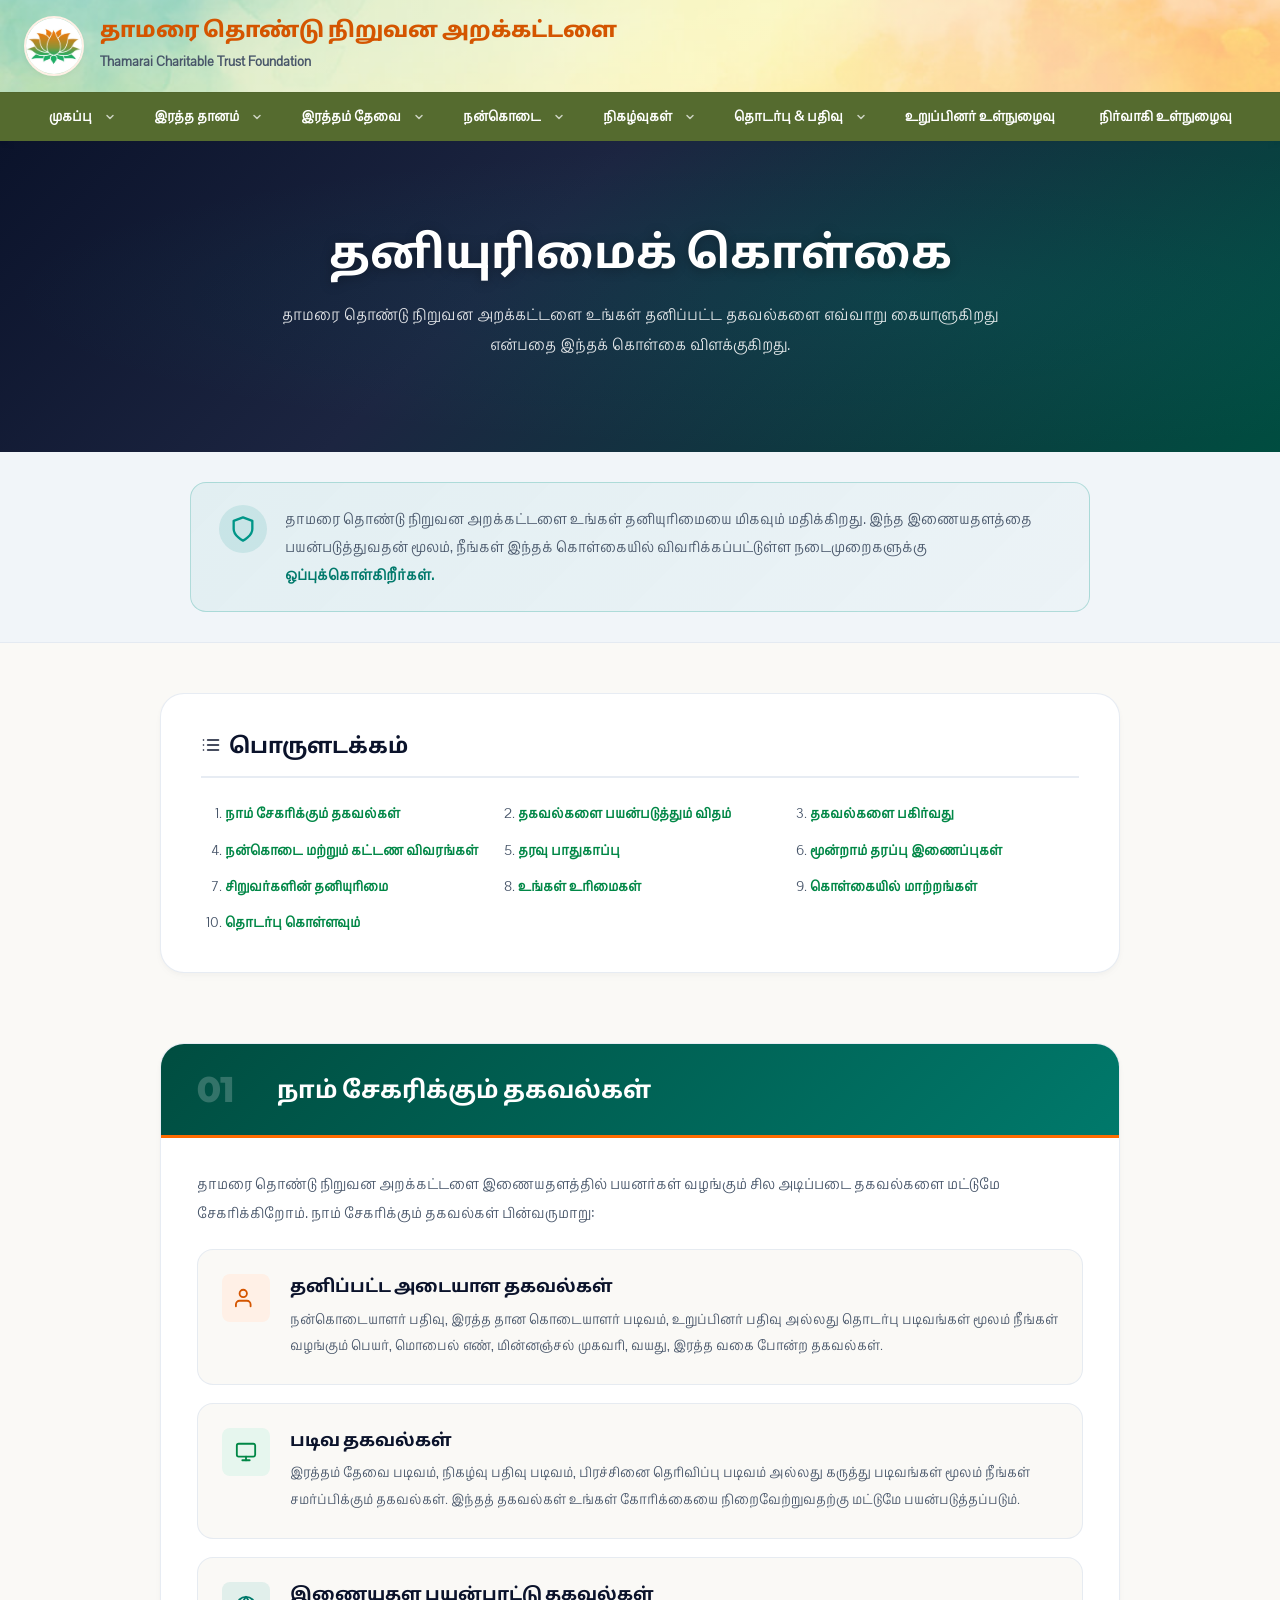
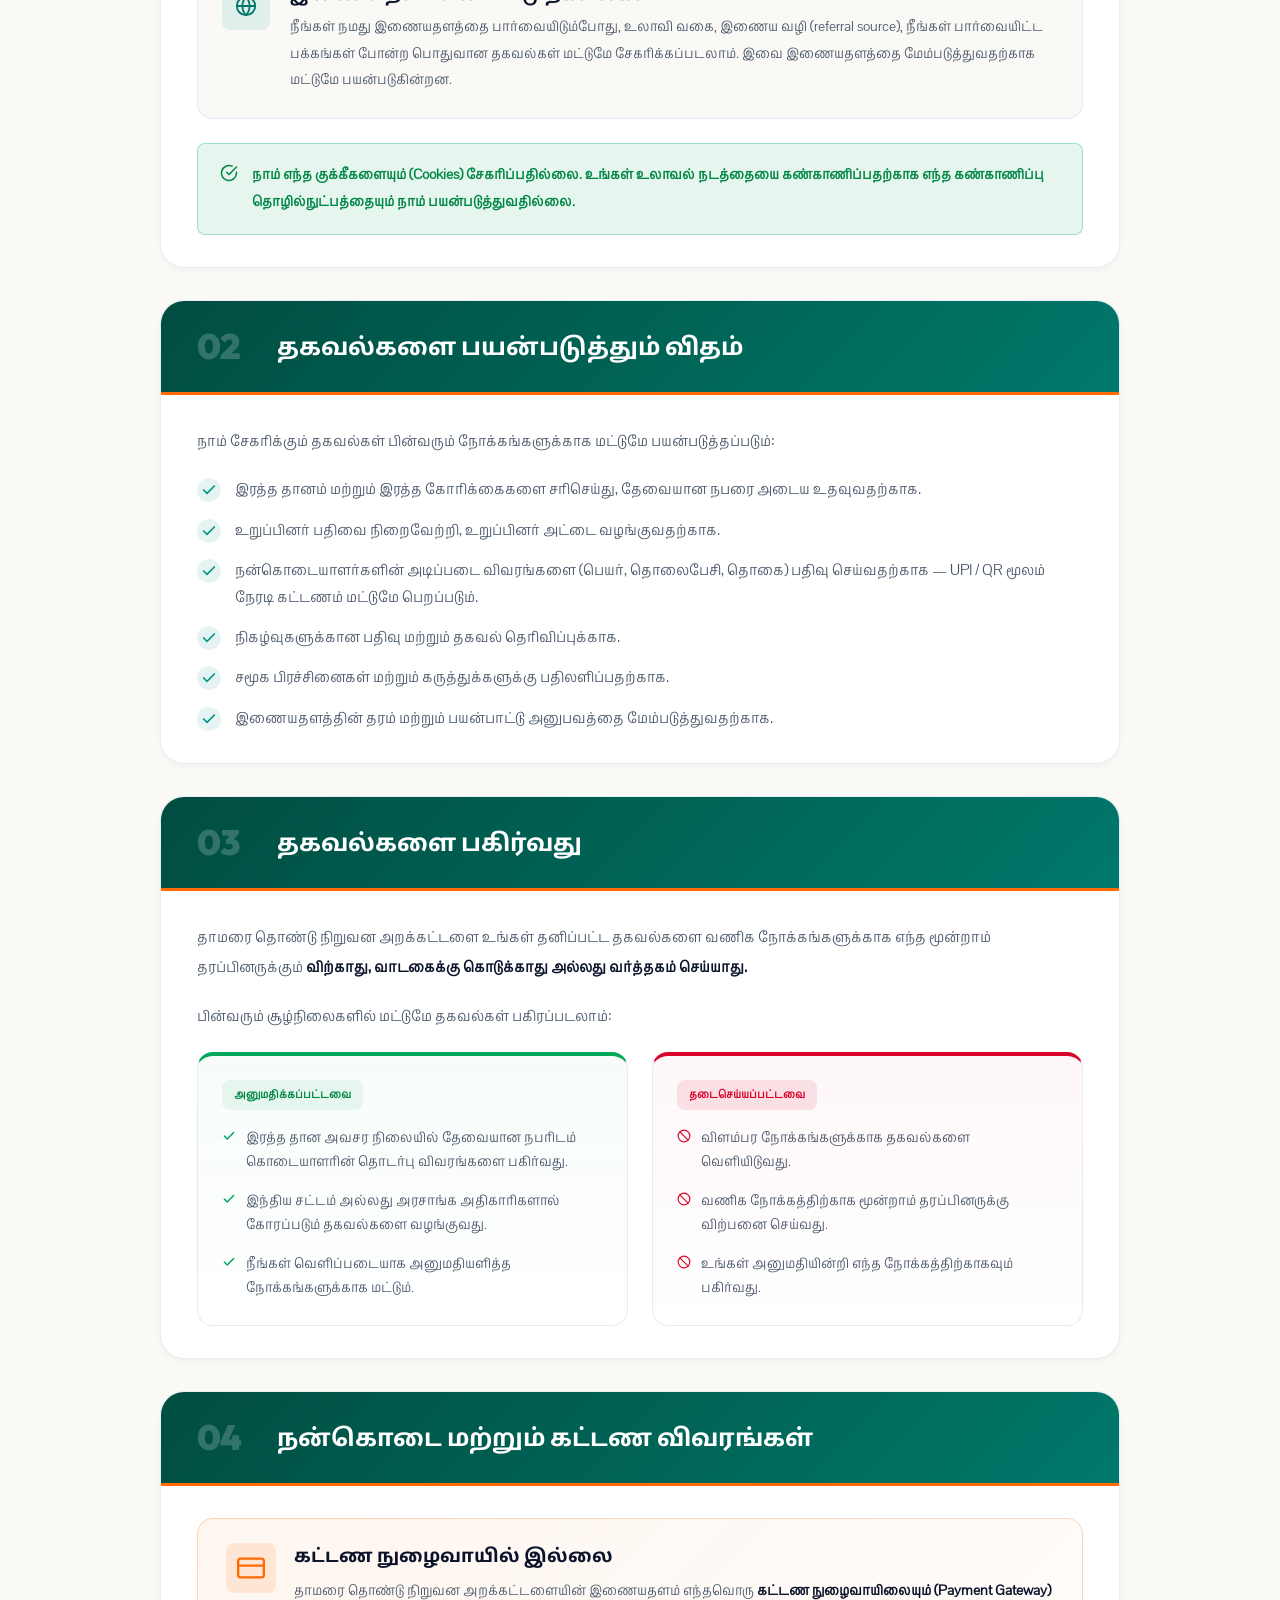
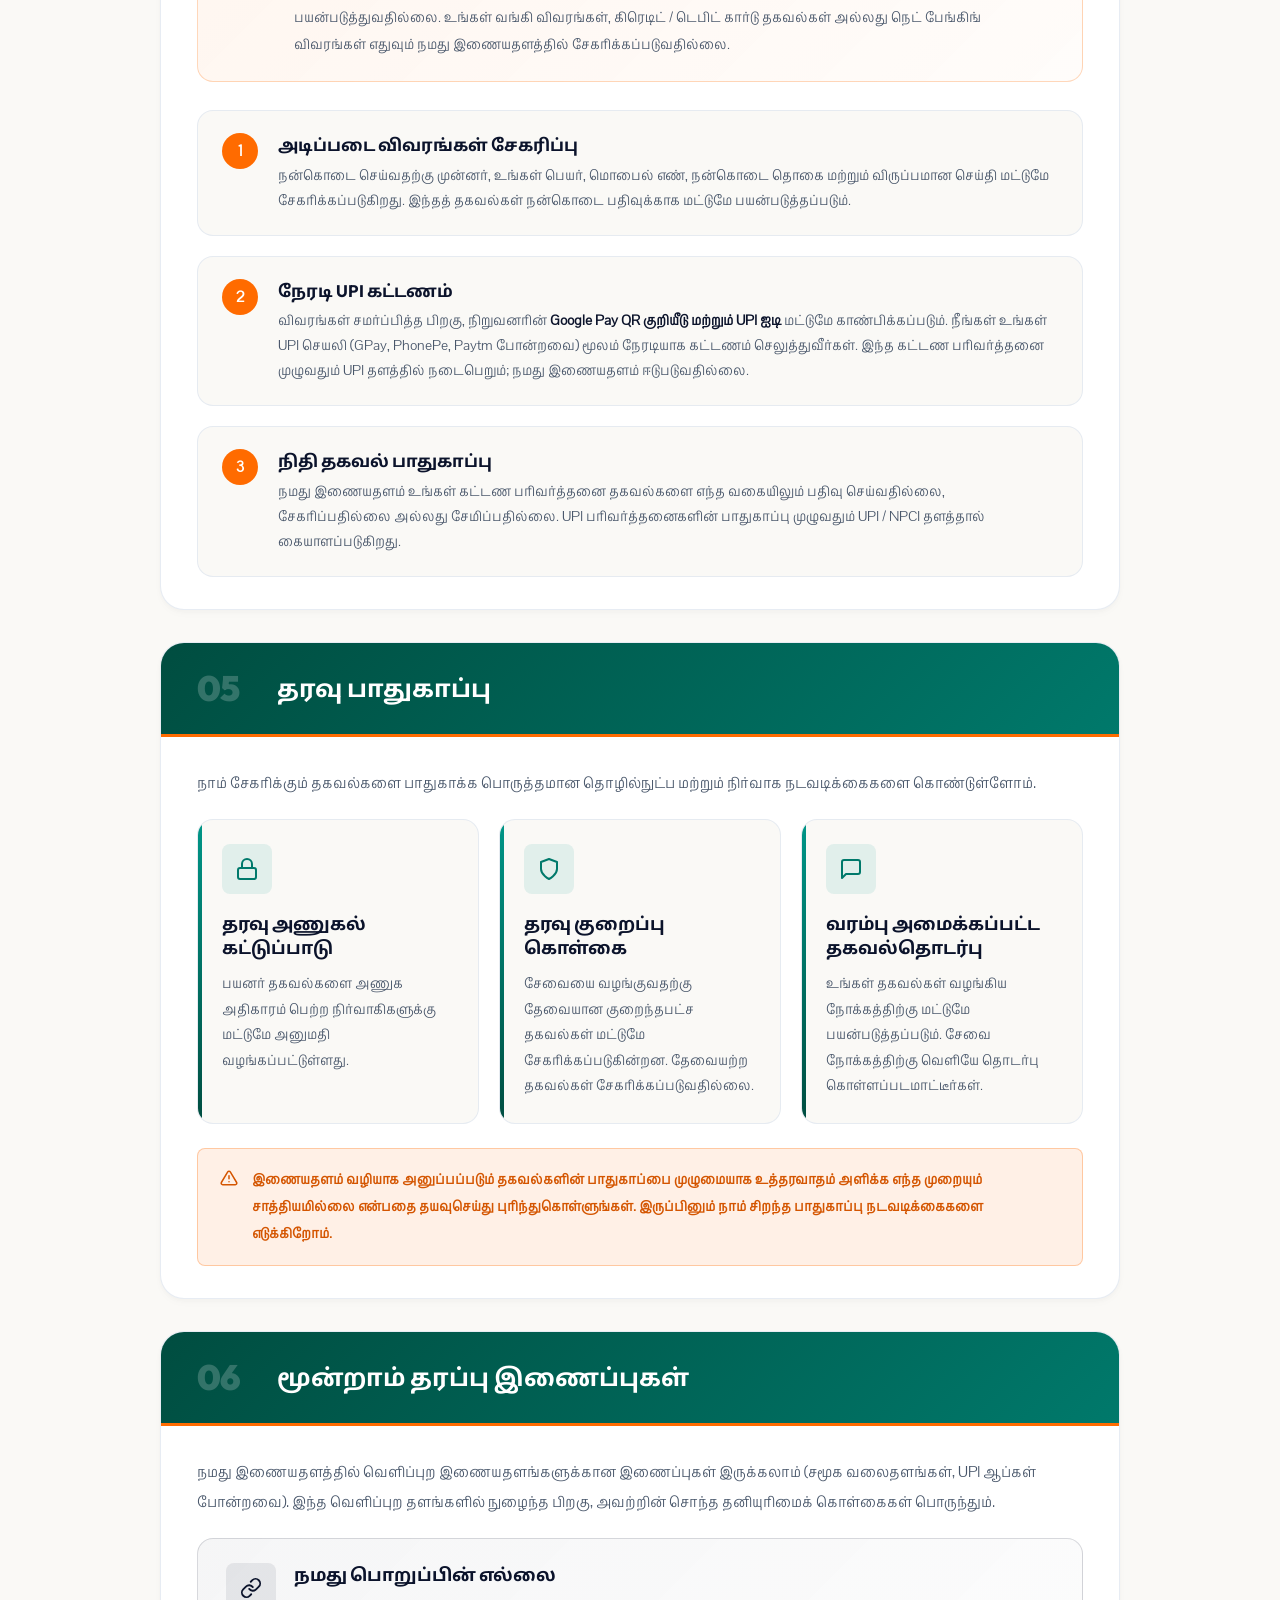
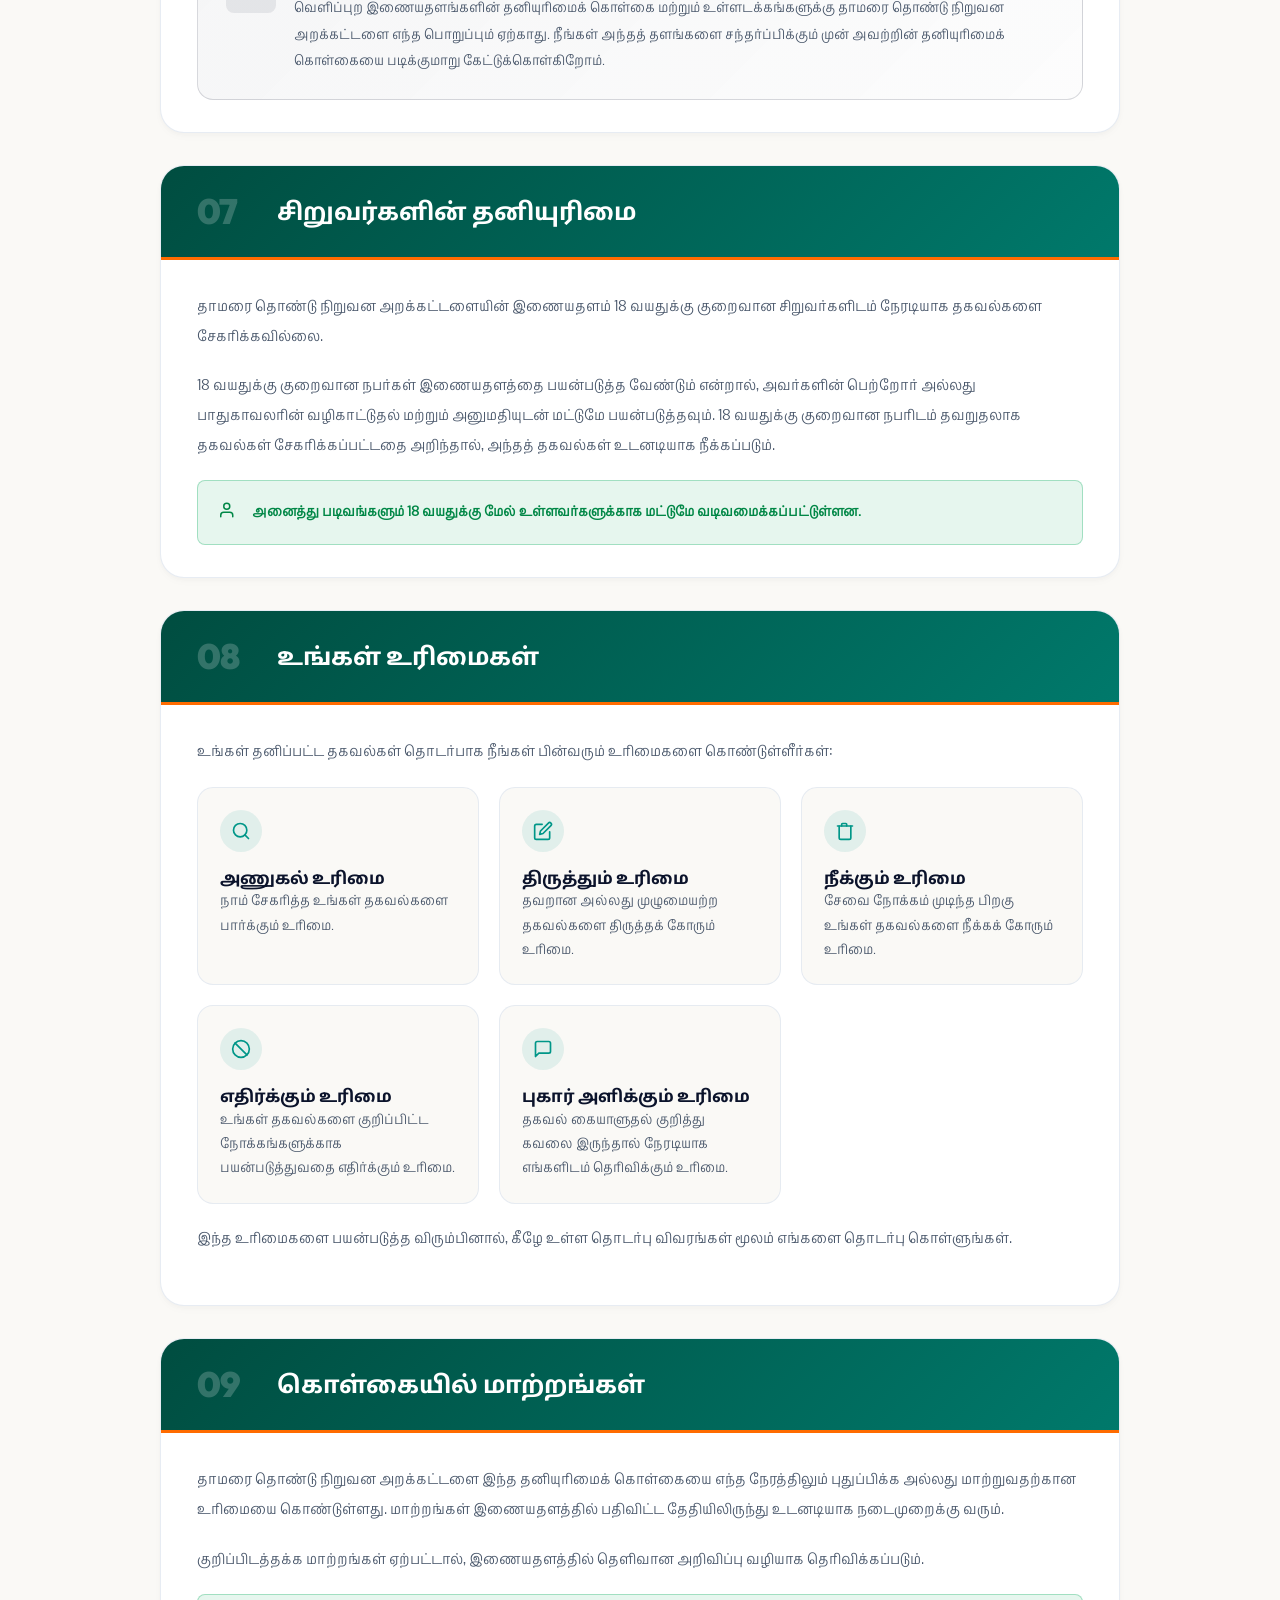
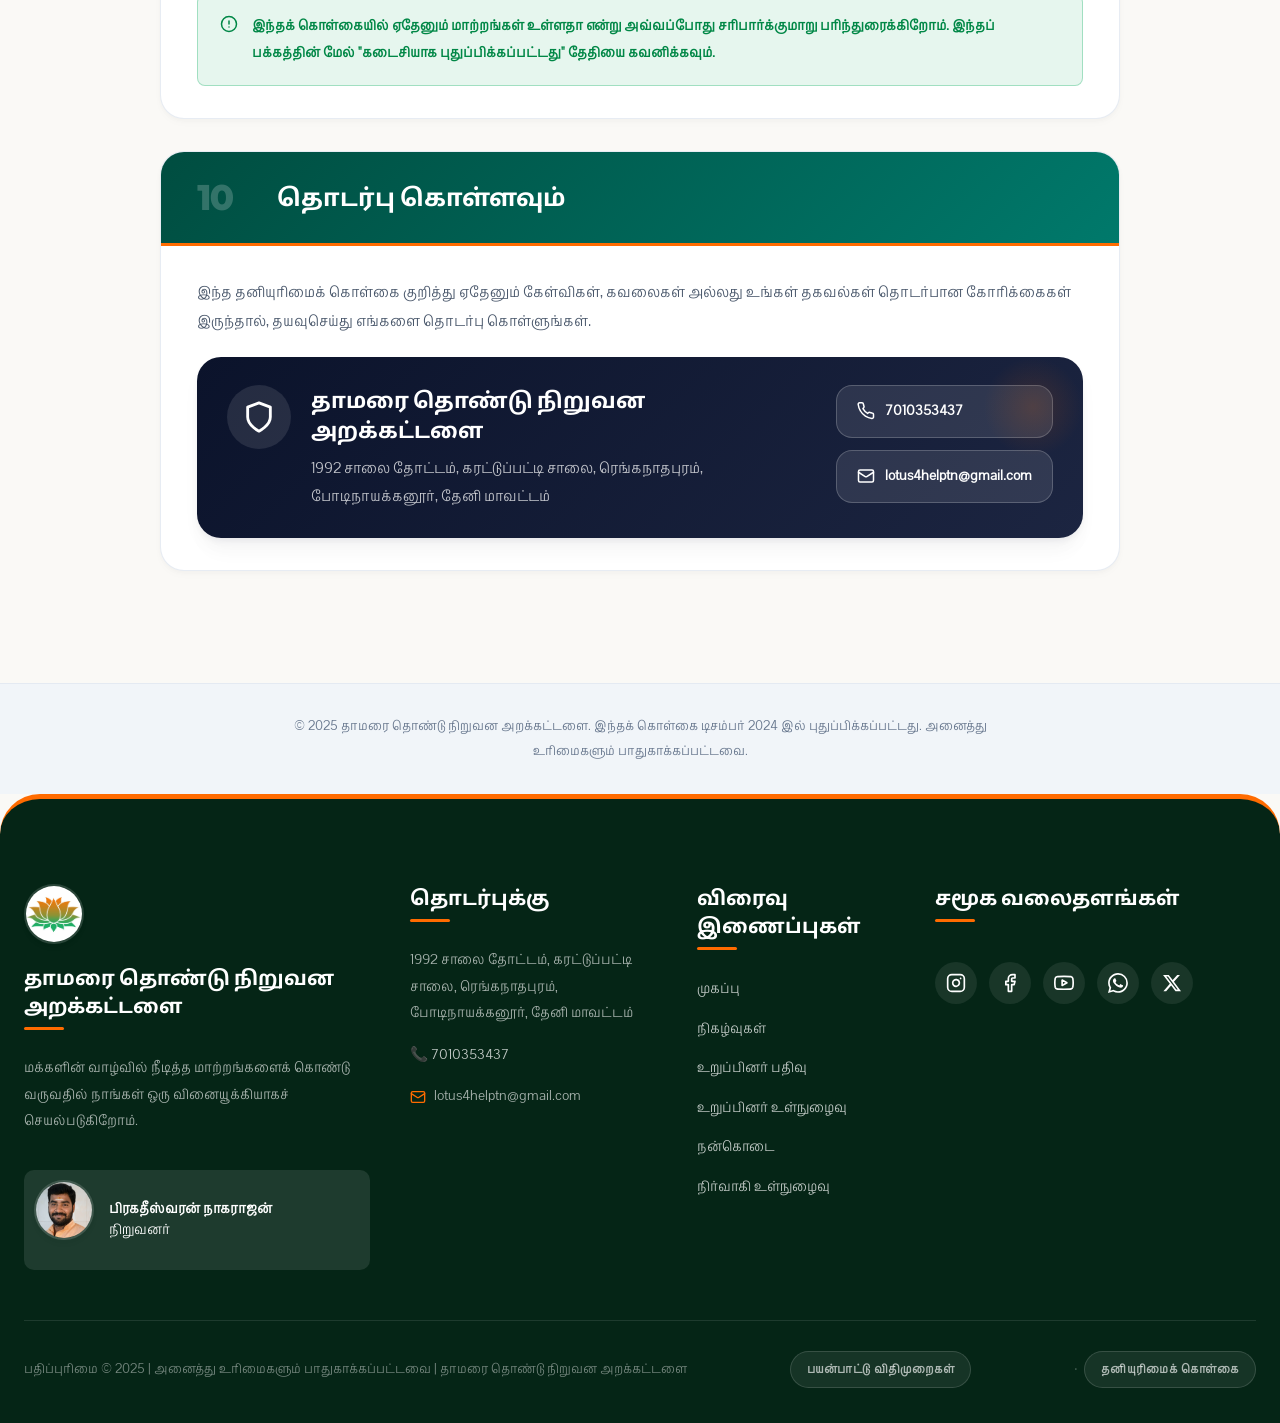
<file: privacy-policy.html>
<!doctype html>

<html lang="ta">

<head>
  <meta charset="UTF-8" />
  <meta name="viewport" content="width=device-width, initial-scale=1.0" />

  <title>தனியுரிமைக் கொள்கை | தாமரை தொண்டு நிறுவன அறக்கட்டளை</title>

  <meta name="description"
    content="தாமரை தொண்டு நிறுவன அறக்கட்டளையின் தனியுரிமைக் கொள்கை — உங்கள் தனிப்பட்ட தகவல்களை நாம் எவ்வாறு சேகரிக்கிறோம், பயன்படுத்துகிறோம் மற்றும் பாதுகாக்கிறோம் என்பதை அறியுங்கள்." />

  <meta property="og:title" content="தனியுரிமைக் கொள்கை | தாமரை தொண்டு நிறுவன அறக்கட்டளை" />
  <meta property="og:description" content="தாமரை தொண்டு நிறுவன அறக்கட்டளையின் தனியுரிமைக் கொள்கையை படிக்கவும்." />
  <meta property="og:image" content="images/logo.jpg" />
  <meta property="og:type" content="website" />

  <link rel="icon" type="image/jpg" href="images/logo.jpg" />

  <link rel="canonical" href="https://thamaraitrust.org/privacy-policy.html" />

  <link rel="stylesheet" href="css/style.css" />
  <link rel="stylesheet" href="css/responsive.css" />
</head>

<body>

  <!-- ======================================== -->
  <!-- HEADER                                   -->
  <!-- ======================================== -->

  <header class="main-header">
    <div class="logo-area">
      <div class="logo-branding">
        <img src="images/logo.jpg" alt="Trust Logo" loading="eager" />
        <div>
          <h2>தாமரை தொண்டு நிறுவன அறக்கட்டளை</h2>
          <span> Thamarai Charitable Trust Foundation </span>
        </div>
      </div>

      <div class="header-actions">
        <button class="menu-toggle-btn" aria-label="Toggle Menu">
          <span class="bar"></span>
          <span class="bar"></span>
          <span class="bar"></span>
        </button>
      </div>
    </div>

    <nav class="main-nav">
      <ul>
        <li class="has-dropdown">
          <div class="nav-item-wrapper">
            <a href="index.html">முகப்பு</a>
            <button class="dropdown-toggle" aria-label="Toggle Dropdown">
              <svg xmlns="http://www.w3.org/2000/svg" width="12" height="12" viewBox="0 0 24 24" fill="none"
                stroke="currentColor" stroke-width="3" stroke-linecap="round" stroke-linejoin="round"
                class="arrow-icon">
                <polyline points="6 9 12 15 18 9"></polyline>
              </svg>
            </button>
          </div>
          <ul class="dropdown-menu">
            <li><a href="index.html#founder">நிறுவனர்</a></li>
            <li><a href="index.html#about">எங்களை பற்றி</a></li>
            <li><a href="index.html#services">எங்கள் சேவைகள்</a></li>
            <li><a href="index.html#events">வரவிருக்கும் நிகழ்வுகள்</a></li>
            <li><a href="index.html#impact">எங்கள் தாக்கம்</a></li>
            <li><a href="index.html#gallery">காட்சியகம்</a></li>
            <li><a href="index.html#recognition">அங்கீகாரங்கள்</a></li>
          </ul>
        </li>

        <li class="has-dropdown">
          <div class="nav-item-wrapper">
            <a href="blood-donation.html">இரத்த தானம்</a>
            <button class="dropdown-toggle" aria-label="Toggle Dropdown">
              <svg xmlns="http://www.w3.org/2000/svg" width="12" height="12" viewBox="0 0 24 24" fill="none"
                stroke="currentColor" stroke-width="3" stroke-linecap="round" stroke-linejoin="round"
                class="arrow-icon">
                <polyline points="6 9 12 15 18 9"></polyline>
              </svg>
            </button>
          </div>
          <ul class="dropdown-menu">
            <li><a href="blood-donation.html#importance">இரத்த தானத்தின் முக்கியத்துவம்</a></li>
            <li><a href="blood-donation.html#donor-form">கொடையாளர் படிவம்</a></li>
            <li><a href="blood-donation.html#faq">அடிக்கடி கேட்கப்படும் கேள்விகள்</a></li>
            <li><a href="blood-donation.html#emergency-contact">அவசர தொடர்பு</a></li>
          </ul>
        </li>

        <li class="has-dropdown">
          <div class="nav-item-wrapper">
            <a href="blood-request.html">இரத்தம் தேவை</a>
            <button class="dropdown-toggle" aria-label="Toggle Dropdown">
              <svg xmlns="http://www.w3.org/2000/svg" width="12" height="12" viewBox="0 0 24 24" fill="none"
                stroke="currentColor" stroke-width="3" stroke-linecap="round" stroke-linejoin="round"
                class="arrow-icon">
                <polyline points="6 9 12 15 18 9"></polyline>
              </svg>
            </button>
          </div>
          <ul class="dropdown-menu">
            <li><a href="blood-request.html#emergency">அவசர தேவை</a></li>
            <li><a href="blood-request.html#request-form">இரத்தம் தேவை படிவம்</a></li>
            <li><a href="blood-request.html#faq">அடிக்கடி கேட்கப்படும் கேள்விகள்</a></li>
          </ul>
        </li>

        <li class="has-dropdown">
          <div class="nav-item-wrapper">
            <a href="donate.html">நன்கொடை</a>
            <button class="dropdown-toggle" aria-label="Toggle Dropdown">
              <svg xmlns="http://www.w3.org/2000/svg" width="12" height="12" viewBox="0 0 24 24" fill="none"
                stroke="currentColor" stroke-width="3" stroke-linecap="round" stroke-linejoin="round"
                class="arrow-icon">
                <polyline points="6 9 12 15 18 9"></polyline>
              </svg>
            </button>
          </div>
          <ul class="dropdown-menu">
            <li><a href="donate.html#donation-purpose">நன்கொடையின் நோக்கம்</a></li>
            <li><a href="donate.html#qr-section">கியூஆர் குறியீடு</a></li>
            <li><a href="donate.html#faq">அடிக்கடி கேட்கப்படும் கேள்விகள்</a></li>
          </ul>
        </li>

        <li class="has-dropdown">
          <div class="nav-item-wrapper">
            <a href="events.html">நிகழ்வுகள்</a>
            <button class="dropdown-toggle" aria-label="Toggle Dropdown">
              <svg xmlns="http://www.w3.org/2000/svg" width="12" height="12" viewBox="0 0 24 24" fill="none"
                stroke="currentColor" stroke-width="3" stroke-linecap="round" stroke-linejoin="round"
                class="arrow-icon">
                <polyline points="6 9 12 15 18 9"></polyline>
              </svg>
            </button>
          </div>
          <ul class="dropdown-menu">
            <li><a href="events.html#upcoming-events">வரவிருக்கும் நிகழ்வுகள்</a></li>
            <li><a href="events.html#event-registration">நிகழ்வு பதிவு</a></li>
            <li><a href="events.html#event-faq">அடிக்கடி கேட்கப்படும் கேள்விகள்</a></li>
          </ul>
        </li>

        <li class="has-dropdown">
          <div class="nav-item-wrapper">
            <a href="join-contact.html">தொடர்பு &amp; பதிவு</a>
            <button class="dropdown-toggle" aria-label="Toggle Dropdown">
              <svg xmlns="http://www.w3.org/2000/svg" width="12" height="12" viewBox="0 0 24 24" fill="none"
                stroke="currentColor" stroke-width="3" stroke-linecap="round" stroke-linejoin="round"
                class="arrow-icon">
                <polyline points="6 9 12 15 18 9"></polyline>
              </svg>
            </button>
          </div>
          <ul class="dropdown-menu">
            <li><a href="join-contact.html#membership">உறுப்பினர் பதிவு</a></li>
            <li><a href="join-contact.html#problem-report">பொதுப் பிரச்சினை தீர்வு</a></li>
            <li><a href="join-contact.html#feedback">கருத்து / தொடர்பு</a></li>
          </ul>
        </li>

        <li>
          <div class="nav-item-wrapper">
            <a href="member-login.html">உறுப்பினர் உள்நுழைவு</a>
          </div>
        </li>

        <li>
          <div class="nav-item-wrapper">
            <a href="admin-login.html">நிர்வாகி உள்நுழைவு</a>
          </div>
        </li>
      </ul>
    </nav>
  </header>

  <!-- ======================================== -->
  <!-- PAGE HERO                                 -->
  <!-- ======================================== -->

  <section class="page-hero privacy-hero">
    <h1>தனியுரிமைக் கொள்கை</h1>
    <p>
      தாமரை தொண்டு நிறுவன அறக்கட்டளை உங்கள் தனிப்பட்ட தகவல்களை எவ்வாறு
      கையாளுகிறது என்பதை இந்தக் கொள்கை விளக்குகிறது.
    </p>

  </section>

  <!-- ======================================== -->
  <!-- INTRO NOTICE                             -->
  <!-- ======================================== -->

  <section class="privacy-notice-section">
    <div class="privacy-notice-box">
      <div class="privacy-notice-icon">
        <svg xmlns="http://www.w3.org/2000/svg" width="28" height="28" viewBox="0 0 24 24" fill="none"
          stroke="currentColor" stroke-width="2" stroke-linecap="round" stroke-linejoin="round">
          <path d="M12 22s8-4 8-10V5l-8-3-8 3v7c0 6 8 10 8 10z"></path>
        </svg>
      </div>
      <p>
        தாமரை தொண்டு நிறுவன அறக்கட்டளை உங்கள் தனியுரிமையை மிகவும் மதிக்கிறது.
        இந்த இணையதளத்தை பயன்படுத்துவதன் மூலம், நீங்கள் இந்தக் கொள்கையில்
        விவரிக்கப்பட்டுள்ள நடைமுறைகளுக்கு
        <strong>ஒப்புக்கொள்கிறீர்கள்.</strong>
      </p>
    </div>
  </section>

  <!-- ======================================== -->
  <!-- TABLE OF CONTENTS                        -->
  <!-- ======================================== -->

  <section class="privacy-toc-section">
    <div class="privacy-container">
      <div class="privacy-toc">
        <h2 class="privacy-toc-title">
          <svg xmlns="http://www.w3.org/2000/svg" width="20" height="20" viewBox="0 0 24 24" fill="none"
            stroke="currentColor" stroke-width="2" stroke-linecap="round" stroke-linejoin="round">
            <line x1="8" y1="6" x2="21" y2="6"></line>
            <line x1="8" y1="12" x2="21" y2="12"></line>
            <line x1="8" y1="18" x2="21" y2="18"></line>
            <line x1="3" y1="6" x2="3.01" y2="6"></line>
            <line x1="3" y1="12" x2="3.01" y2="12"></line>
            <line x1="3" y1="18" x2="3.01" y2="18"></line>
          </svg>
          பொருளடக்கம்
        </h2>
        <ol class="privacy-toc-list">
          <li><a href="#info-collected">நாம் சேகரிக்கும் தகவல்கள்</a></li>
          <li><a href="#info-usage">தகவல்களை பயன்படுத்தும் விதம்</a></li>
          <li><a href="#info-sharing">தகவல்களை பகிர்வது</a></li>
          <li><a href="#donations">நன்கொடை மற்றும் கட்டண விவரங்கள்</a></li>
          <li><a href="#data-security">தரவு பாதுகாப்பு</a></li>
          <li><a href="#third-party">மூன்றாம் தரப்பு இணைப்புகள்</a></li>
          <li><a href="#children-privacy">சிறுவர்களின் தனியுரிமை</a></li>
          <li><a href="#your-rights">உங்கள் உரிமைகள்</a></li>
          <li><a href="#policy-changes">கொள்கையில் மாற்றங்கள்</a></li>
          <li><a href="#contact">தொடர்பு கொள்ளவும்</a></li>
        </ol>
      </div>
    </div>
  </section>

  <!-- ======================================== -->
  <!-- PRIVACY POLICY CONTENT                   -->
  <!-- ======================================== -->

  <section class="privacy-body-section">
    <div class="privacy-container">

      <!-- Section 1: Information Collected -->
      <article id="info-collected" class="privacy-article">
        <div class="privacy-article-header">
          <div class="privacy-article-number">01</div>
          <h2>நாம் சேகரிக்கும் தகவல்கள்</h2>
        </div>
        <div class="privacy-article-body">
          <p>
            தாமரை தொண்டு நிறுவன அறக்கட்டளை இணையதளத்தில் பயனர்கள் வழங்கும்
            சில அடிப்படை தகவல்களை மட்டுமே சேகரிக்கிறோம். நாம் சேகரிக்கும்
            தகவல்கள் பின்வருமாறு:
          </p>

          <div class="privacy-info-grid">
            <div class="privacy-info-card">
              <div class="privacy-info-icon privacy-info-icon--primary">
                <svg xmlns="http://www.w3.org/2000/svg" width="22" height="22" viewBox="0 0 24 24" fill="none"
                  stroke="currentColor" stroke-width="2" stroke-linecap="round" stroke-linejoin="round">
                  <path d="M17 21v-2a4 4 0 0 0-4-4H5a4 4 0 0 0-4 4v2"></path>
                  <circle cx="9" cy="7" r="4"></circle>
                </svg>
              </div>
              <div>
                <h3>தனிப்பட்ட அடையாள தகவல்கள்</h3>
                <p>
                  நன்கொடையாளர் பதிவு, இரத்த தான கொடையாளர் படிவம், உறுப்பினர்
                  பதிவு அல்லது தொடர்பு படிவங்கள் மூலம் நீங்கள் வழங்கும் பெயர்,
                  மொபைல் எண், மின்னஞ்சல் முகவரி, வயது, இரத்த வகை போன்ற
                  தகவல்கள்.
                </p>
              </div>
            </div>

            <div class="privacy-info-card">
              <div class="privacy-info-icon privacy-info-icon--secondary">
                <svg xmlns="http://www.w3.org/2000/svg" width="22" height="22" viewBox="0 0 24 24" fill="none"
                  stroke="currentColor" stroke-width="2" stroke-linecap="round" stroke-linejoin="round">
                  <rect x="2" y="3" width="20" height="14" rx="2" ry="2"></rect>
                  <line x1="8" y1="21" x2="16" y2="21"></line>
                  <line x1="12" y1="17" x2="12" y2="21"></line>
                </svg>
              </div>
              <div>
                <h3>படிவ தகவல்கள்</h3>
                <p>
                  இரத்தம் தேவை படிவம், நிகழ்வு பதிவு படிவம், பிரச்சினை
                  தெரிவிப்பு படிவம் அல்லது கருத்து படிவங்கள் மூலம் நீங்கள்
                  சமர்ப்பிக்கும் தகவல்கள். இந்தத் தகவல்கள் உங்கள் கோரிக்கையை
                  நிறைவேற்றுவதற்கு மட்டுமே பயன்படுத்தப்படும்.
                </p>
              </div>
            </div>

            <div class="privacy-info-card">
              <div class="privacy-info-icon privacy-info-icon--accent">
                <svg xmlns="http://www.w3.org/2000/svg" width="22" height="22" viewBox="0 0 24 24" fill="none"
                  stroke="currentColor" stroke-width="2" stroke-linecap="round" stroke-linejoin="round">
                  <circle cx="12" cy="12" r="10"></circle>
                  <line x1="2" y1="12" x2="22" y2="12"></line>
                  <path d="M12 2a15.3 15.3 0 0 1 4 10 15.3 15.3 0 0 1-4 10 15.3 15.3 0 0 1-4-10 15.3 15.3 0 0 1 4-10z">
                  </path>
                </svg>
              </div>
              <div>
                <h3>இணையதள பயன்பாட்டு தகவல்கள்</h3>
                <p>
                  நீங்கள் நமது இணையதளத்தை பார்வையிடும்போது, உலாவி வகை,
                  இணைய வழி (referral source), நீங்கள் பார்வையிட்ட பக்கங்கள்
                  போன்ற பொதுவான தகவல்கள் மட்டுமே சேகரிக்கப்படலாம். இவை
                  இணையதளத்தை மேம்படுத்துவதற்காக மட்டுமே பயன்படுகின்றன.
                </p>
              </div>
            </div>
          </div>

          <div class="privacy-highlight-box privacy-highlight-box--green">
            <svg xmlns="http://www.w3.org/2000/svg" width="18" height="18" viewBox="0 0 24 24" fill="none"
              stroke="currentColor" stroke-width="2" stroke-linecap="round" stroke-linejoin="round">
              <path d="M22 11.08V12a10 10 0 1 1-5.93-9.14"></path>
              <polyline points="22 4 12 14.01 9 11.01"></polyline>
            </svg>
            <p>நாம் எந்த குக்கீகளையும் (Cookies) சேகரிப்பதில்லை. உங்கள் உலாவல் நடத்தையை கண்காணிப்பதற்காக எந்த
              கண்காணிப்பு தொழில்நுட்பத்தையும் நாம் பயன்படுத்துவதில்லை.</p>
          </div>
        </div>
      </article>

      <!-- Section 2: How We Use Information -->
      <article id="info-usage" class="privacy-article">
        <div class="privacy-article-header">
          <div class="privacy-article-number">02</div>
          <h2>தகவல்களை பயன்படுத்தும் விதம்</h2>
        </div>
        <div class="privacy-article-body">
          <p>
            நாம் சேகரிக்கும் தகவல்கள் பின்வரும் நோக்கங்களுக்காக மட்டுமே
            பயன்படுத்தப்படும்:
          </p>
          <div class="privacy-usage-list">
            <div class="privacy-usage-item">
              <div class="privacy-usage-bullet">
                <svg xmlns="http://www.w3.org/2000/svg" width="16" height="16" viewBox="0 0 24 24" fill="none"
                  stroke="currentColor" stroke-width="2.5" stroke-linecap="round" stroke-linejoin="round">
                  <polyline points="20 6 9 17 4 12"></polyline>
                </svg>
              </div>
              <p>இரத்த தானம் மற்றும் இரத்த கோரிக்கைகளை சரிசெய்து, தேவையான நபரை அடைய உதவுவதற்காக.</p>
            </div>
            <div class="privacy-usage-item">
              <div class="privacy-usage-bullet">
                <svg xmlns="http://www.w3.org/2000/svg" width="16" height="16" viewBox="0 0 24 24" fill="none"
                  stroke="currentColor" stroke-width="2.5" stroke-linecap="round" stroke-linejoin="round">
                  <polyline points="20 6 9 17 4 12"></polyline>
                </svg>
              </div>
              <p>உறுப்பினர் பதிவை நிறைவேற்றி, உறுப்பினர் அட்டை வழங்குவதற்காக.</p>
            </div>
            <div class="privacy-usage-item">
              <div class="privacy-usage-bullet">
                <svg xmlns="http://www.w3.org/2000/svg" width="16" height="16" viewBox="0 0 24 24" fill="none"
                  stroke="currentColor" stroke-width="2.5" stroke-linecap="round" stroke-linejoin="round">
                  <polyline points="20 6 9 17 4 12"></polyline>
                </svg>
              </div>
              <p>நன்கொடையாளர்களின் அடிப்படை விவரங்களை (பெயர், தொலைபேசி, தொகை) பதிவு செய்வதற்காக — UPI / QR மூலம் நேரடி
                கட்டணம் மட்டுமே பெறப்படும்.</p>
            </div>
            <div class="privacy-usage-item">
              <div class="privacy-usage-bullet">
                <svg xmlns="http://www.w3.org/2000/svg" width="16" height="16" viewBox="0 0 24 24" fill="none"
                  stroke="currentColor" stroke-width="2.5" stroke-linecap="round" stroke-linejoin="round">
                  <polyline points="20 6 9 17 4 12"></polyline>
                </svg>
              </div>
              <p>நிகழ்வுகளுக்கான பதிவு மற்றும் தகவல் தெரிவிப்புக்காக.</p>
            </div>
            <div class="privacy-usage-item">
              <div class="privacy-usage-bullet">
                <svg xmlns="http://www.w3.org/2000/svg" width="16" height="16" viewBox="0 0 24 24" fill="none"
                  stroke="currentColor" stroke-width="2.5" stroke-linecap="round" stroke-linejoin="round">
                  <polyline points="20 6 9 17 4 12"></polyline>
                </svg>
              </div>
              <p>சமூக பிரச்சினைகள் மற்றும் கருத்துக்களுக்கு பதிலளிப்பதற்காக.</p>
            </div>
            <div class="privacy-usage-item">
              <div class="privacy-usage-bullet">
                <svg xmlns="http://www.w3.org/2000/svg" width="16" height="16" viewBox="0 0 24 24" fill="none"
                  stroke="currentColor" stroke-width="2.5" stroke-linecap="round" stroke-linejoin="round">
                  <polyline points="20 6 9 17 4 12"></polyline>
                </svg>
              </div>
              <p>இணையதளத்தின் தரம் மற்றும் பயன்பாட்டு அனுபவத்தை மேம்படுத்துவதற்காக.</p>
            </div>
          </div>
        </div>
      </article>

      <!-- Section 3: Information Sharing -->
      <article id="info-sharing" class="privacy-article">
        <div class="privacy-article-header">
          <div class="privacy-article-number">03</div>
          <h2>தகவல்களை பகிர்வது</h2>
        </div>
        <div class="privacy-article-body">
          <p>
            தாமரை தொண்டு நிறுவன அறக்கட்டளை உங்கள் தனிப்பட்ட தகவல்களை
            வணிக நோக்கங்களுக்காக எந்த மூன்றாம் தரப்பினருக்கும்
            <strong>விற்காது, வாடகைக்கு கொடுக்காது அல்லது வர்த்தகம் செய்யாது.</strong>
          </p>
          <p>
            பின்வரும் சூழ்நிலைகளில் மட்டுமே தகவல்கள் பகிரப்படலாம்:
          </p>

          <div class="privacy-sharing-grid">
            <div class="privacy-sharing-card privacy-sharing-card--allowed">
              <div class="privacy-sharing-badge privacy-sharing-badge--allowed">அனுமதிக்கப்பட்டவை</div>
              <ul>
                <li>
                  <svg xmlns="http://www.w3.org/2000/svg" width="14" height="14" viewBox="0 0 24 24" fill="none"
                    stroke="currentColor" stroke-width="2.5" stroke-linecap="round" stroke-linejoin="round">
                    <polyline points="20 6 9 17 4 12"></polyline>
                  </svg>
                  இரத்த தான அவசர நிலையில் தேவையான நபரிடம் கொடையாளரின் தொடர்பு விவரங்களை பகிர்வது.
                </li>
                <li>
                  <svg xmlns="http://www.w3.org/2000/svg" width="14" height="14" viewBox="0 0 24 24" fill="none"
                    stroke="currentColor" stroke-width="2.5" stroke-linecap="round" stroke-linejoin="round">
                    <polyline points="20 6 9 17 4 12"></polyline>
                  </svg>
                  இந்திய சட்டம் அல்லது அரசாங்க அதிகாரிகளால் கோரப்படும் தகவல்களை வழங்குவது.
                </li>
                <li>
                  <svg xmlns="http://www.w3.org/2000/svg" width="14" height="14" viewBox="0 0 24 24" fill="none"
                    stroke="currentColor" stroke-width="2.5" stroke-linecap="round" stroke-linejoin="round">
                    <polyline points="20 6 9 17 4 12"></polyline>
                  </svg>
                  நீங்கள் வெளிப்படையாக அனுமதியளித்த நோக்கங்களுக்காக மட்டும்.
                </li>
              </ul>
            </div>

            <div class="privacy-sharing-card privacy-sharing-card--denied">
              <div class="privacy-sharing-badge privacy-sharing-badge--denied">தடைசெய்யப்பட்டவை</div>
              <ul>
                <li>
                  <svg xmlns="http://www.w3.org/2000/svg" width="14" height="14" viewBox="0 0 24 24" fill="none"
                    stroke="currentColor" stroke-width="2" stroke-linecap="round" stroke-linejoin="round">
                    <circle cx="12" cy="12" r="10"></circle>
                    <line x1="4.93" y1="4.93" x2="19.07" y2="19.07"></line>
                  </svg>
                  விளம்பர நோக்கங்களுக்காக தகவல்களை வெளியிடுவது.
                </li>
                <li>
                  <svg xmlns="http://www.w3.org/2000/svg" width="14" height="14" viewBox="0 0 24 24" fill="none"
                    stroke="currentColor" stroke-width="2" stroke-linecap="round" stroke-linejoin="round">
                    <circle cx="12" cy="12" r="10"></circle>
                    <line x1="4.93" y1="4.93" x2="19.07" y2="19.07"></line>
                  </svg>
                  வணிக நோக்கத்திற்காக மூன்றாம் தரப்பினருக்கு விற்பனை செய்வது.
                </li>
                <li>
                  <svg xmlns="http://www.w3.org/2000/svg" width="14" height="14" viewBox="0 0 24 24" fill="none"
                    stroke="currentColor" stroke-width="2" stroke-linecap="round" stroke-linejoin="round">
                    <circle cx="12" cy="12" r="10"></circle>
                    <line x1="4.93" y1="4.93" x2="19.07" y2="19.07"></line>
                  </svg>
                  உங்கள் அனுமதியின்றி எந்த நோக்கத்திற்காகவும் பகிர்வது.
                </li>
              </ul>
            </div>
          </div>
        </div>
      </article>

      <!-- Section 4: Donations -->
      <article id="donations" class="privacy-article">
        <div class="privacy-article-header">
          <div class="privacy-article-number">04</div>
          <h2>நன்கொடை மற்றும் கட்டண விவரங்கள்</h2>
        </div>
        <div class="privacy-article-body">
          <div class="privacy-donation-box">
            <div class="privacy-donation-box-icon">
              <svg xmlns="http://www.w3.org/2000/svg" width="28" height="28" viewBox="0 0 24 24" fill="none"
                stroke="currentColor" stroke-width="2" stroke-linecap="round" stroke-linejoin="round">
                <rect x="1" y="4" width="22" height="16" rx="2" ry="2"></rect>
                <line x1="1" y1="10" x2="23" y2="10"></line>
              </svg>
            </div>
            <div>
              <h3>கட்டண நுழைவாயில் இல்லை</h3>
              <p>
                தாமரை தொண்டு நிறுவன அறக்கட்டளையின் இணையதளம் எந்தவொரு
                <strong>கட்டண நுழைவாயிலையும் (Payment Gateway)</strong>
                பயன்படுத்துவதில்லை. உங்கள் வங்கி விவரங்கள், கிரெடிட் / டெபிட்
                கார்டு தகவல்கள் அல்லது நெட் பேங்கிங் விவரங்கள் எதுவும் நமது
                இணையதளத்தில் சேகரிக்கப்படுவதில்லை.
              </p>
            </div>
          </div>

          <div class="privacy-steps">
            <div class="privacy-step">
              <div class="privacy-step-num">1</div>
              <div class="privacy-step-content">
                <h3>அடிப்படை விவரங்கள் சேகரிப்பு</h3>
                <p>
                  நன்கொடை செய்வதற்கு முன்னர், உங்கள் பெயர், மொபைல் எண்,
                  நன்கொடை தொகை மற்றும் விருப்பமான செய்தி மட்டுமே
                  சேகரிக்கப்படுகிறது. இந்தத் தகவல்கள் நன்கொடை பதிவுக்காக
                  மட்டுமே பயன்படுத்தப்படும்.
                </p>
              </div>
            </div>

            <div class="privacy-step">
              <div class="privacy-step-num">2</div>
              <div class="privacy-step-content">
                <h3>நேரடி UPI கட்டணம்</h3>
                <p>
                  விவரங்கள் சமர்ப்பித்த பிறகு, நிறுவனரின்
                  <strong>Google Pay QR குறியீடு மற்றும் UPI ஐடி</strong>
                  மட்டுமே காண்பிக்கப்படும். நீங்கள் உங்கள் UPI செயலி
                  (GPay, PhonePe, Paytm போன்றவை) மூலம் நேரடியாக கட்டணம்
                  செலுத்துவீர்கள். இந்த கட்டண பரிவர்த்தனை முழுவதும் UPI
                  தளத்தில் நடைபெறும்; நமது இணையதளம் ஈடுபடுவதில்லை.
                </p>
              </div>
            </div>

            <div class="privacy-step">
              <div class="privacy-step-num">3</div>
              <div class="privacy-step-content">
                <h3>நிதி தகவல் பாதுகாப்பு</h3>
                <p>
                  நமது இணையதளம் உங்கள் கட்டண பரிவர்த்தனை தகவல்களை
                  எந்த வகையிலும் பதிவு செய்வதில்லை, சேகரிப்பதில்லை அல்லது
                  சேமிப்பதில்லை. UPI பரிவர்த்தனைகளின் பாதுகாப்பு முழுவதும்
                  UPI / NPCI தளத்தால் கையாளப்படுகிறது.
                </p>
              </div>
            </div>
          </div>
        </div>
      </article>

      <!-- Section 5: Data Security -->
      <article id="data-security" class="privacy-article">
        <div class="privacy-article-header">
          <div class="privacy-article-number">05</div>
          <h2>தரவு பாதுகாப்பு</h2>
        </div>
        <div class="privacy-article-body">
          <p>
            நாம் சேகரிக்கும் தகவல்களை பாதுகாக்க பொருத்தமான தொழில்நுட்ப
            மற்றும் நிர்வாக நடவடிக்கைகளை கொண்டுள்ளோம்.
          </p>

          <div class="privacy-security-grid">
            <div class="privacy-security-card">
              <div class="privacy-security-icon">
                <svg xmlns="http://www.w3.org/2000/svg" width="24" height="24" viewBox="0 0 24 24" fill="none"
                  stroke="currentColor" stroke-width="2" stroke-linecap="round" stroke-linejoin="round">
                  <rect x="3" y="11" width="18" height="11" rx="2" ry="2"></rect>
                  <path d="M7 11V7a5 5 0 0 1 10 0v4"></path>
                </svg>
              </div>
              <h3>தரவு அணுகல் கட்டுப்பாடு</h3>
              <p>பயனர் தகவல்களை அணுக அதிகாரம் பெற்ற நிர்வாகிகளுக்கு மட்டுமே அனுமதி வழங்கப்பட்டுள்ளது.</p>
            </div>

            <div class="privacy-security-card">
              <div class="privacy-security-icon">
                <svg xmlns="http://www.w3.org/2000/svg" width="24" height="24" viewBox="0 0 24 24" fill="none"
                  stroke="currentColor" stroke-width="2" stroke-linecap="round" stroke-linejoin="round">
                  <path d="M12 22s8-4 8-10V5l-8-3-8 3v7c0 6 8 10 8 10z"></path>
                </svg>
              </div>
              <h3>தரவு குறைப்பு கொள்கை</h3>
              <p>சேவையை வழங்குவதற்கு தேவையான குறைந்தபட்ச தகவல்கள் மட்டுமே சேகரிக்கப்படுகின்றன. தேவையற்ற தகவல்கள்
                சேகரிக்கப்படுவதில்லை.</p>
            </div>

            <div class="privacy-security-card">
              <div class="privacy-security-icon">
                <svg xmlns="http://www.w3.org/2000/svg" width="24" height="24" viewBox="0 0 24 24" fill="none"
                  stroke="currentColor" stroke-width="2" stroke-linecap="round" stroke-linejoin="round">
                  <path d="M21 15a2 2 0 0 1-2 2H7l-4 4V5a2 2 0 0 1 2-2h14a2 2 0 0 1 2 2z"></path>
                </svg>
              </div>
              <h3>வரம்பு அமைக்கப்பட்ட தகவல்தொடர்பு</h3>
              <p>உங்கள் தகவல்கள் வழங்கிய நோக்கத்திற்கு மட்டுமே பயன்படுத்தப்படும். சேவை நோக்கத்திற்கு வெளியே தொடர்பு
                கொள்ளப்படமாட்டீர்கள்.</p>
            </div>
          </div>

          <div class="privacy-highlight-box privacy-highlight-box--orange">
            <svg xmlns="http://www.w3.org/2000/svg" width="18" height="18" viewBox="0 0 24 24" fill="none"
              stroke="currentColor" stroke-width="2" stroke-linecap="round" stroke-linejoin="round">
              <path d="M10.29 3.86L1.82 18a2 2 0 0 0 1.71 3h16.94a2 2 0 0 0 1.71-3L13.71 3.86a2 2 0 0 0-3.42 0z"></path>
              <line x1="12" y1="9" x2="12" y2="13"></line>
              <line x1="12" y1="17" x2="12.01" y2="17"></line>
            </svg>
            <p>இணையதளம் வழியாக அனுப்பப்படும் தகவல்களின் பாதுகாப்பை முழுமையாக உத்தரவாதம் அளிக்க எந்த முறையும்
              சாத்தியமில்லை என்பதை தயவுசெய்து புரிந்துகொள்ளுங்கள். இருப்பினும் நாம் சிறந்த பாதுகாப்பு நடவடிக்கைகளை
              எடுக்கிறோம்.</p>
          </div>
        </div>
      </article>

      <!-- Section 6: Third-Party Links -->
      <article id="third-party" class="privacy-article">
        <div class="privacy-article-header">
          <div class="privacy-article-number">06</div>
          <h2>மூன்றாம் தரப்பு இணைப்புகள்</h2>
        </div>
        <div class="privacy-article-body">
          <p>
            நமது இணையதளத்தில் வெளிப்புற இணையதளங்களுக்கான இணைப்புகள் இருக்கலாம்
            (சமூக வலைதளங்கள், UPI ஆப்கள் போன்றவை). இந்த வெளிப்புற தளங்களில்
            நுழைந்த பிறகு, அவற்றின் சொந்த தனியுரிமைக் கொள்கைகள் பொருந்தும்.
          </p>
          <div class="privacy-law-box">
            <div class="privacy-law-box-icon">
              <svg xmlns="http://www.w3.org/2000/svg" width="22" height="22" viewBox="0 0 24 24" fill="none"
                stroke="currentColor" stroke-width="2" stroke-linecap="round" stroke-linejoin="round">
                <path d="M10 13a5 5 0 0 0 7.54.54l3-3a5 5 0 0 0-7.07-7.07l-1.72 1.71"></path>
                <path d="M14 11a5 5 0 0 0-7.54-.54l-3 3a5 5 0 0 0 7.07 7.07l1.71-1.71"></path>
              </svg>
            </div>
            <div>
              <h3>நமது பொறுப்பின் எல்லை</h3>
              <p>
                வெளிப்புற இணையதளங்களின் தனியுரிமைக் கொள்கை மற்றும் உள்ளடக்கங்களுக்கு
                தாமரை தொண்டு நிறுவன அறக்கட்டளை எந்த பொறுப்பும் ஏற்காது. நீங்கள்
                அந்தத் தளங்களை சந்தர்ப்பிக்கும் முன் அவற்றின் தனியுரிமைக் கொள்கையை
                படிக்குமாறு கேட்டுக்கொள்கிறோம்.
              </p>
            </div>
          </div>
        </div>
      </article>

      <!-- Section 7: Children's Privacy -->
      <article id="children-privacy" class="privacy-article">
        <div class="privacy-article-header">
          <div class="privacy-article-number">07</div>
          <h2>சிறுவர்களின் தனியுரிமை</h2>
        </div>
        <div class="privacy-article-body">
          <p>
            தாமரை தொண்டு நிறுவன அறக்கட்டளையின் இணையதளம் 18 வயதுக்கு குறைவான
            சிறுவர்களிடம் நேரடியாக தகவல்களை சேகரிக்கவில்லை.
          </p>
          <p>
            18 வயதுக்கு குறைவான நபர்கள் இணையதளத்தை பயன்படுத்த வேண்டும் என்றால்,
            அவர்களின் பெற்றோர் அல்லது பாதுகாவலரின் வழிகாட்டுதல் மற்றும்
            அனுமதியுடன் மட்டுமே பயன்படுத்தவும். 18 வயதுக்கு குறைவான நபரிடம்
            தவறுதலாக தகவல்கள் சேகரிக்கப்பட்டதை அறிந்தால், அந்தத் தகவல்கள்
            உடனடியாக நீக்கப்படும்.
          </p>
          <div class="privacy-highlight-box privacy-highlight-box--green">
            <svg xmlns="http://www.w3.org/2000/svg" width="18" height="18" viewBox="0 0 24 24" fill="none"
              stroke="currentColor" stroke-width="2" stroke-linecap="round" stroke-linejoin="round">
              <path d="M17 21v-2a4 4 0 0 0-4-4H5a4 4 0 0 0-4 4v2"></path>
              <circle cx="9" cy="7" r="4"></circle>
            </svg>
            <p>அனைத்து படிவங்களும் 18 வயதுக்கு மேல் உள்ளவர்களுக்காக மட்டுமே வடிவமைக்கப்பட்டுள்ளன.</p>
          </div>
        </div>
      </article>

      <!-- Section 8: Your Rights -->
      <article id="your-rights" class="privacy-article">
        <div class="privacy-article-header">
          <div class="privacy-article-number">08</div>
          <h2>உங்கள் உரிமைகள்</h2>
        </div>
        <div class="privacy-article-body">
          <p>
            உங்கள் தனிப்பட்ட தகவல்கள் தொடர்பாக நீங்கள் பின்வரும் உரிமைகளை
            கொண்டுள்ளீர்கள்:
          </p>
          <div class="privacy-rights-grid">
            <div class="privacy-right-item">
              <div class="privacy-right-icon">
                <svg xmlns="http://www.w3.org/2000/svg" width="20" height="20" viewBox="0 0 24 24" fill="none"
                  stroke="currentColor" stroke-width="2" stroke-linecap="round" stroke-linejoin="round">
                  <circle cx="11" cy="11" r="8"></circle>
                  <line x1="21" y1="21" x2="16.65" y2="16.65"></line>
                </svg>
              </div>
              <div>
                <h3>அணுகல் உரிமை</h3>
                <p>நாம் சேகரித்த உங்கள் தகவல்களை பார்க்கும் உரிமை.</p>
              </div>
            </div>

            <div class="privacy-right-item">
              <div class="privacy-right-icon">
                <svg xmlns="http://www.w3.org/2000/svg" width="20" height="20" viewBox="0 0 24 24" fill="none"
                  stroke="currentColor" stroke-width="2" stroke-linecap="round" stroke-linejoin="round">
                  <path d="M11 4H4a2 2 0 0 0-2 2v14a2 2 0 0 0 2 2h14a2 2 0 0 0 2-2v-7"></path>
                  <path d="M18.5 2.5a2.121 2.121 0 0 1 3 3L12 15l-4 1 1-4 9.5-9.5z"></path>
                </svg>
              </div>
              <div>
                <h3>திருத்தும் உரிமை</h3>
                <p>தவறான அல்லது முழுமையற்ற தகவல்களை திருத்தக் கோரும் உரிமை.</p>
              </div>
            </div>

            <div class="privacy-right-item">
              <div class="privacy-right-icon">
                <svg xmlns="http://www.w3.org/2000/svg" width="20" height="20" viewBox="0 0 24 24" fill="none"
                  stroke="currentColor" stroke-width="2" stroke-linecap="round" stroke-linejoin="round">
                  <polyline points="3 6 5 6 21 6"></polyline>
                  <path d="M19 6v14a2 2 0 0 1-2 2H7a2 2 0 0 1-2-2V6m3 0V4a1 1 0 0 1 1-1h4a1 1 0 0 1 1 1v2"></path>
                </svg>
              </div>
              <div>
                <h3>நீக்கும் உரிமை</h3>
                <p>சேவை நோக்கம் முடிந்த பிறகு உங்கள் தகவல்களை நீக்கக் கோரும் உரிமை.</p>
              </div>
            </div>

            <div class="privacy-right-item">
              <div class="privacy-right-icon">
                <svg xmlns="http://www.w3.org/2000/svg" width="20" height="20" viewBox="0 0 24 24" fill="none"
                  stroke="currentColor" stroke-width="2" stroke-linecap="round" stroke-linejoin="round">
                  <circle cx="12" cy="12" r="10"></circle>
                  <line x1="4.93" y1="4.93" x2="19.07" y2="19.07"></line>
                </svg>
              </div>
              <div>
                <h3>எதிர்க்கும் உரிமை</h3>
                <p>உங்கள் தகவல்களை குறிப்பிட்ட நோக்கங்களுக்காக பயன்படுத்துவதை எதிர்க்கும் உரிமை.</p>
              </div>
            </div>

            <div class="privacy-right-item">
              <div class="privacy-right-icon">
                <svg xmlns="http://www.w3.org/2000/svg" width="20" height="20" viewBox="0 0 24 24" fill="none"
                  stroke="currentColor" stroke-width="2" stroke-linecap="round" stroke-linejoin="round">
                  <path d="M21 15a2 2 0 0 1-2 2H7l-4 4V5a2 2 0 0 1 2-2h14a2 2 0 0 1 2 2z"></path>
                </svg>
              </div>
              <div>
                <h3>புகார் அளிக்கும் உரிமை</h3>
                <p>தகவல் கையாளுதல் குறித்து கவலை இருந்தால் நேரடியாக எங்களிடம் தெரிவிக்கும் உரிமை.</p>
              </div>
            </div>
          </div>

          <p style="margin-top: 20px;">
            இந்த உரிமைகளை பயன்படுத்த விரும்பினால், கீழே உள்ள தொடர்பு விவரங்கள்
            மூலம் எங்களை தொடர்பு கொள்ளுங்கள்.
          </p>
        </div>
      </article>

      <!-- Section 9: Policy Changes -->
      <article id="policy-changes" class="privacy-article">
        <div class="privacy-article-header">
          <div class="privacy-article-number">09</div>
          <h2>கொள்கையில் மாற்றங்கள்</h2>
        </div>
        <div class="privacy-article-body">
          <p>
            தாமரை தொண்டு நிறுவன அறக்கட்டளை இந்த தனியுரிமைக் கொள்கையை
            எந்த நேரத்திலும் புதுப்பிக்க அல்லது மாற்றுவதற்கான உரிமையை
            கொண்டுள்ளது. மாற்றங்கள் இணையதளத்தில் பதிவிட்ட தேதியிலிருந்து
            உடனடியாக நடைமுறைக்கு வரும்.
          </p>
          <p>
            குறிப்பிடத்தக்க மாற்றங்கள் ஏற்பட்டால், இணையதளத்தில் தெளிவான
            அறிவிப்பு வழியாக தெரிவிக்கப்படும்.
          </p>
          <div class="privacy-highlight-box privacy-highlight-box--green">
            <svg xmlns="http://www.w3.org/2000/svg" width="18" height="18" viewBox="0 0 24 24" fill="none"
              stroke="currentColor" stroke-width="2" stroke-linecap="round" stroke-linejoin="round">
              <circle cx="12" cy="12" r="10"></circle>
              <line x1="12" y1="8" x2="12" y2="12"></line>
              <line x1="12" y1="16" x2="12.01" y2="16"></line>
            </svg>
            <p>இந்தக் கொள்கையில் ஏதேனும் மாற்றங்கள் உள்ளதா என்று அவ்வப்போது சரிபார்க்குமாறு பரிந்துரைக்கிறோம். இந்தப்
              பக்கத்தின் மேல் "கடைசியாக புதுப்பிக்கப்பட்டது" தேதியை கவனிக்கவும்.</p>
          </div>
        </div>
      </article>

      <!-- Section 10: Contact -->
      <article id="contact" class="privacy-article">
        <div class="privacy-article-header">
          <div class="privacy-article-number">10</div>
          <h2>தொடர்பு கொள்ளவும்</h2>
        </div>
        <div class="privacy-article-body">
          <p>
            இந்த தனியுரிமைக் கொள்கை குறித்து ஏதேனும் கேள்விகள், கவலைகள்
            அல்லது உங்கள் தகவல்கள் தொடர்பான கோரிக்கைகள் இருந்தால்,
            தயவுசெய்து எங்களை தொடர்பு கொள்ளுங்கள்.
          </p>
          <div class="privacy-contact-card">
            <div class="privacy-contact-icon">
              <svg xmlns="http://www.w3.org/2000/svg" width="34" height="34" viewBox="0 0 24 24" fill="none"
                stroke="currentColor" stroke-width="2" stroke-linecap="round" stroke-linejoin="round">
                <path d="M12 22s8-4 8-10V5l-8-3-8 3v7c0 6 8 10 8 10z"></path>
              </svg>
            </div>
            <div class="privacy-contact-text">
              <h3>தாமரை தொண்டு நிறுவன அறக்கட்டளை</h3>
              <p>
                1992 சாலை தோட்டம், கரட்டுப்பட்டி சாலை, ரெங்கநாதபுரம்,
                போடிநாயக்கனூர், தேனி மாவட்டம்
              </p>
            </div>
            <div class="privacy-contact-links">
              <a href="tel:7010353437" class="privacy-contact-link" id="privacy-phone-link">
                <svg xmlns="http://www.w3.org/2000/svg" width="18" height="18" viewBox="0 0 24 24" fill="none"
                  stroke="currentColor" stroke-width="2" stroke-linecap="round" stroke-linejoin="round">
                  <path
                    d="M22 16.92v3a2 2 0 0 1-2.18 2 19.79 19.79 0 0 1-8.63-3.07A19.5 19.5 0 0 1 4.69 12 19.79 19.79 0 0 1 1.61 3.38 2 2 0 0 1 3.59 1h3a2 2 0 0 1 2 1.72 12.84 12.84 0 0 0 .7 2.81 2 2 0 0 1-.45 2.11L7.91 8.96a16 16 0 0 0 6.29 6.29l.87-.87a2 2 0 0 1 2.11-.45 12.84 12.84 0 0 0 2.81.7A2 2 0 0 1 22 16.92z">
                  </path>
                </svg>
                7010353437
              </a>
              <a href="mailto:lotus4helptn@gmail.com" class="privacy-contact-link" id="privacy-email-link">
                <svg xmlns="http://www.w3.org/2000/svg" width="18" height="18" viewBox="0 0 24 24" fill="none"
                  stroke="currentColor" stroke-width="2" stroke-linecap="round" stroke-linejoin="round">
                  <rect width="20" height="16" x="2" y="4" rx="2"></rect>
                  <path d="m22 7-8.97 5.7a1.94 1.94 0 0 1-2.06 0L2 7"></path>
                </svg>
                lotus4helptn@gmail.com
              </a>
            </div>
          </div>
        </div>
      </article>

    </div>
  </section>

  <!-- ======================================== -->
  <!-- PRINT NOTICE                             -->
  <!-- ======================================== -->
  <div class="privacy-print-notice">
    <p>
      © 2025 தாமரை தொண்டு நிறுவன அறக்கட்டளை. இந்தக் கொள்கை டிசம்பர் 2024 இல் புதுப்பிக்கப்பட்டது.
      அனைத்து உரிமைகளும் பாதுகாக்கப்பட்டவை.
    </p>
  </div>

  <!-- ======================================== -->
  <!-- FOOTER                                   -->
  <!-- ======================================== -->

  <footer class="footer">
    <div class="footer-container">
      <div class="footer-about">
        <img src="images/logo.jpg" alt="Trust Logo" loading="lazy" />
        <h3>தாமரை தொண்டு நிறுவன அறக்கட்டளை</h3>
        <p>
          மக்களின் வாழ்வில் நீடித்த மாற்றங்களைக் கொண்டு வருவதில் நாங்கள் ஒரு
          வினையூக்கியாகச் செயல்படுகிறோம்.
        </p>
          <div class="footer-founder">
            <img src="images/founder-1.jpg" alt="Founder" class="founder-avatar-circle" loading="lazy" />
            <p><strong>பிரகதீஸ்வரன் நாகராஜன்</strong><br>நிறுவனர்</p>
          </div>
        </div>

      <div class="footer-contact">
        <h3>தொடர்புக்கு</h3>
        <p>
          1992 சாலை தோட்டம், கரட்டுப்பட்டி சாலை, ரெங்கநாதபுரம்,
          போடிநாயக்கனூர், தேனி மாவட்டம்
        </p>
        <p><a href="tel:7010353437"> 📞 7010353437 </a></p>
        <p>
          <a href="mailto:lotus4helptn@gmail.com"
            style="display:inline-flex;align-items:center;gap:8px;color:inherit;text-decoration:none;">
            <svg xmlns="http://www.w3.org/2000/svg" width="16" height="16" viewBox="0 0 24 24" fill="none"
              stroke="currentColor" stroke-width="2" stroke-linecap="round" stroke-linejoin="round"
              style="vertical-align:middle;color:var(--primary)">
              <rect width="20" height="16" x="2" y="4" rx="2" />
              <path d="m22 7-8.97 5.7a1.94 1.94 0 0 1-2.06 0L2 7" />
            </svg>
            <span>lotus4helptn@gmail.com</span>
          </a>
        </p>
      </div>

      <div class="footer-links">
        <h3>விரைவு இணைப்புகள்</h3>
        <ul>
          <li><a href="index.html"> முகப்பு </a></li>
          <li><a href="events.html"> நிகழ்வுகள் </a></li>
          <li><a href="join-contact.html"> உறுப்பினர் பதிவு </a></li>
          <li><a href="member-login.html"> உறுப்பினர் உள்நுழைவு </a></li>
          <li><a href="donate.html"> நன்கொடை </a></li>
          <li><a href="admin-login.html"> நிர்வாகி உள்நுழைவு </a></li>
        </ul>
      </div>

      <div class="footer-social">
        <h3>சமூக வலைதளங்கள்</h3>
        <ul class="social-icons">
          <li>
            <a href="https://www.instagram.com/thamarai_charitable_trust/?hl=en#" target="_blank"
              rel="noopener noreferrer" aria-label="Instagram">
              <svg xmlns="http://www.w3.org/2000/svg" width="20" height="20" viewBox="0 0 24 24" fill="none"
                stroke="currentColor" stroke-width="2" stroke-linecap="round" stroke-linejoin="round"
                class="social-svg">
                <rect x="2" y="2" width="20" height="20" rx="5" ry="5"></rect>
                <path d="M16 11.37A4 4 0 1 1 12.63 8 4 4 0 0 1 16 11.37z"></path>
                <line x1="17.5" y1="6.5" x2="17.51" y2="6.5"></line>
              </svg>
            </a>
          </li>
          <li>
            <a href="https://www.facebook.com/profile.php?id=61591469482228" target="_blank" rel="noopener noreferrer"
              aria-label="Facebook">
              <svg xmlns="http://www.w3.org/2000/svg" width="20" height="20" viewBox="0 0 24 24" fill="none"
                stroke="currentColor" stroke-width="2" stroke-linecap="round" stroke-linejoin="round"
                class="social-svg">
                <path d="M18 2h-3a5 5 0 0 0-5 5v3H7v4h3v8h4v-8h3l1-4h-4V7a1 1 0 0 1 1-1h3z"></path>
              </svg>
            </a>
          </li>
          <li>
            <a href="https://youtube.com/channel/UCeSnVGHWvSxVoamGbjdilwg?si=eL72SPv-wwQ0HuP_" target="_blank"
              rel="noopener noreferrer" aria-label="YouTube">
              <svg xmlns="http://www.w3.org/2000/svg" width="20" height="20" viewBox="0 0 24 24" fill="none"
                stroke="currentColor" stroke-width="2" stroke-linecap="round" stroke-linejoin="round"
                class="social-svg">
                <path
                  d="M22.54 6.42a2.78 2.78 0 0 0-1.94-2C18.88 4 12 4 12 4s-6.88 0-8.6.46a2.78 2.78 0 0 0-1.94 2A29 29 0 0 0 1 11.75a29 29 0 0 0 .46 5.33A2.78 2.78 0 0 0 3.4 19c1.72.46 8.6.46 8.6.46s6.88 0 8.6-.46a2.78 2.78 0 0 0 1.94-2 29 29 0 0 0 .46-5.25 29 29 0 0 0-.46-5.33z">
                </path>
                <polygon points="9.75 15.02 15.5 11.75 9.75 8.48 9.75 15.02"></polygon>
              </svg>
            </a>
          </li>
          <li>
            <a href="https://wa.me/917010353437" target="_blank" rel="noopener noreferrer" aria-label="WhatsApp">
              <svg xmlns="http://www.w3.org/2000/svg" width="20" height="20" viewBox="0 0 16 16" fill="currentColor"
                class="social-svg">
                <path
                  d="M13.601 2.326A7.85 7.85 0 0 0 7.994 0C3.627 0 .068 3.558.064 7.926c0 1.399.366 2.76 1.057 3.965L0 16l4.204-1.102a7.9 7.9 0 0 0 3.79.965h.004c4.368 0 7.926-3.558 7.93-7.93A7.9 7.9 0 0 0 13.6 2.326zM7.994 14.521a6.6 6.6 0 0 1-3.356-.92l-.24-.144-2.494.654.666-2.433-.156-.251a6.56 6.56 0 0 1-1.007-3.505c0-3.626 2.957-6.584 6.591-6.584a6.56 6.56 0 0 1 4.66 1.931 6.56 6.56 0 0 1 1.928 4.66c-.004 3.639-2.961 6.592-6.592 6.592m3.615-4.934c-.197-.099-1.17-.578-1.353-.646-.182-.065-.315-.099-.445.099-.133.197-.513.646-.627.775-.114.133-.232.148-.43.05-.197-.1-.836-.308-1.592-.985-.59-.525-.985-1.175-1.103-1.372-.114-.198-.011-.304.088-.403.087-.088.197-.232.296-.346.1-.114.133-.198.198-.33.065-.134.034-.248-.015-.347-.05-.099-.445-1.076-.612-1.47-.16-.389-.323-.335-.445-.34-.114-.007-.247-.007-.38-.007a.73.73 0 0 0-.529.247c-.182.198-.691.677-.691 1.654s.71 1.916.81 2.049c.098.133 1.394 2.132 3.383 2.992.47.205.84.326 1.129.418.475.152.904.129 1.246.08.38-.058 1.171-.48 1.338-.943.164-.464.164-.86.114-.943-.049-.084-.182-.133-.38-.232">
                </path>
              </svg>
            </a>
          </li>
          <li>
            <a href="https://x.com/thamarai_trust" target="_blank" rel="noopener noreferrer" aria-label="X">
              <svg xmlns="http://www.w3.org/2000/svg" width="20" height="20" viewBox="0 0 24 24" fill="currentColor"
                class="social-svg">
                <path
                  d="M18.244 2.25h3.308l-7.227 8.26 8.502 11.24H16.17l-5.214-6.817L4.99 21.75H1.68l7.73-8.835L1.254 2.25H8.08l4.713 6.231zm-1.161 17.52h1.833L7.084 4.126H5.117z">
                </path>
              </svg>
            </a>
          </li>
        </ul>
      </div>
    </div>

    <div class="footer-bottom">
      <p>
        பதிப்புரிமை © 2025 | அனைத்து உரிமைகளும் பாதுகாக்கப்பட்டவை | தாமரை தொண்டு நிறுவன அறக்கட்டளை
      </p>
      <span><a href="terms-of-use.html">பயன்பாட்டு விதிமுறைகள்</a></span>
      <span><a href="privacy-policy.html">தனியுரிமைக் கொள்கை</a></span>
    </div>
  </footer>

  <script type="module" src="js/navigation.js"></script>
</body>

</html>
</file>
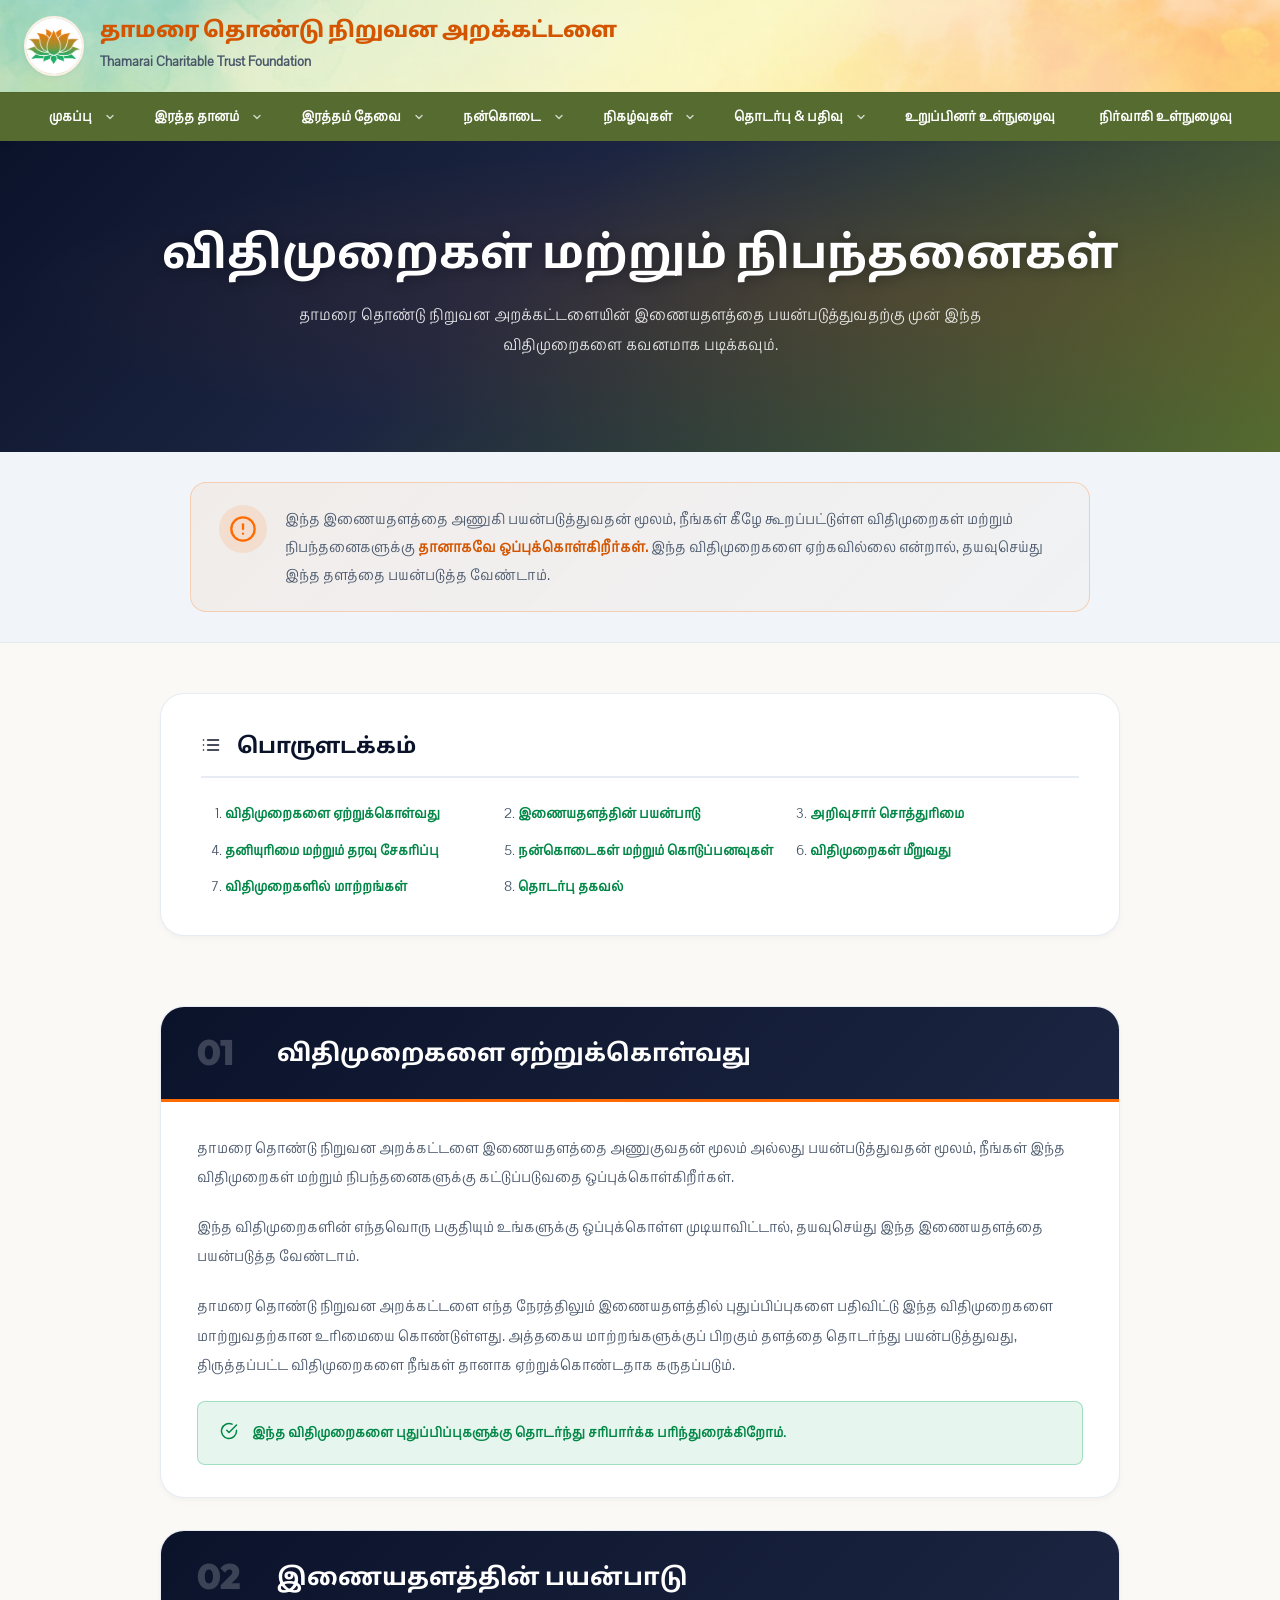
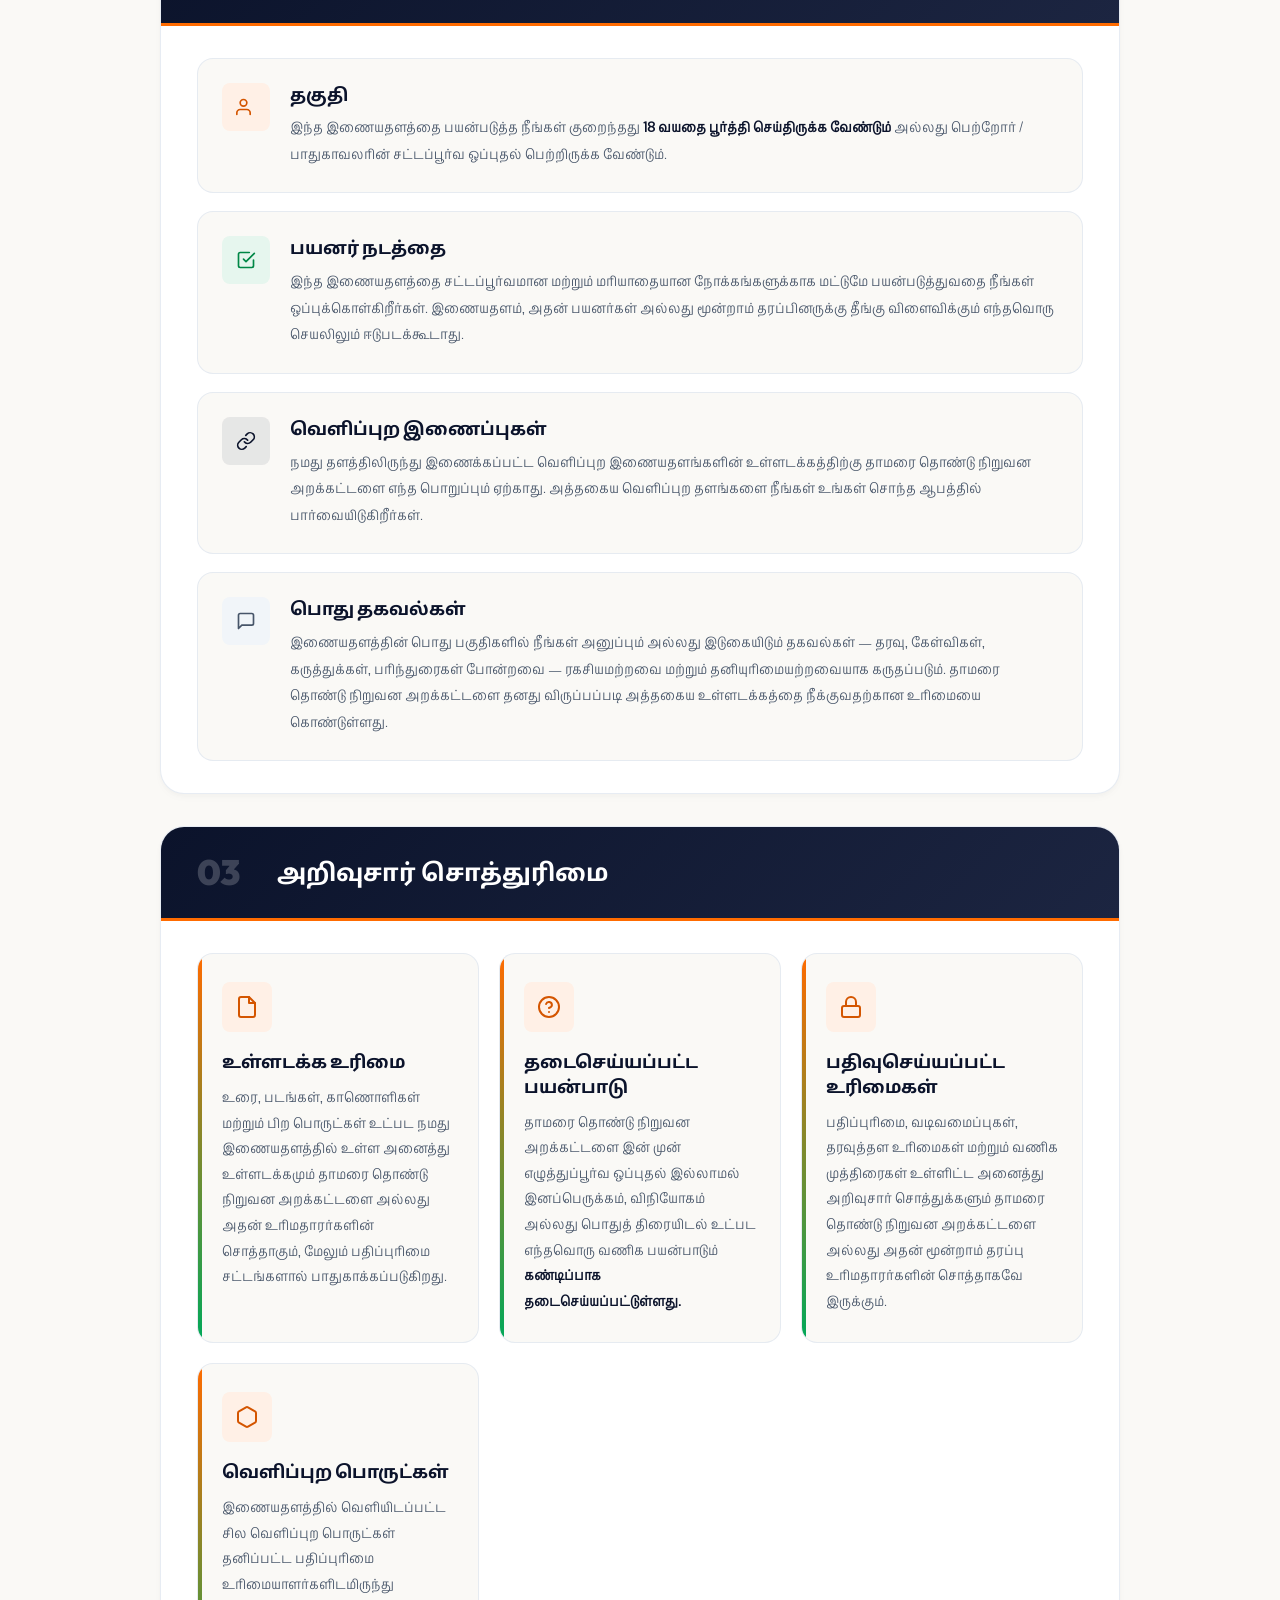
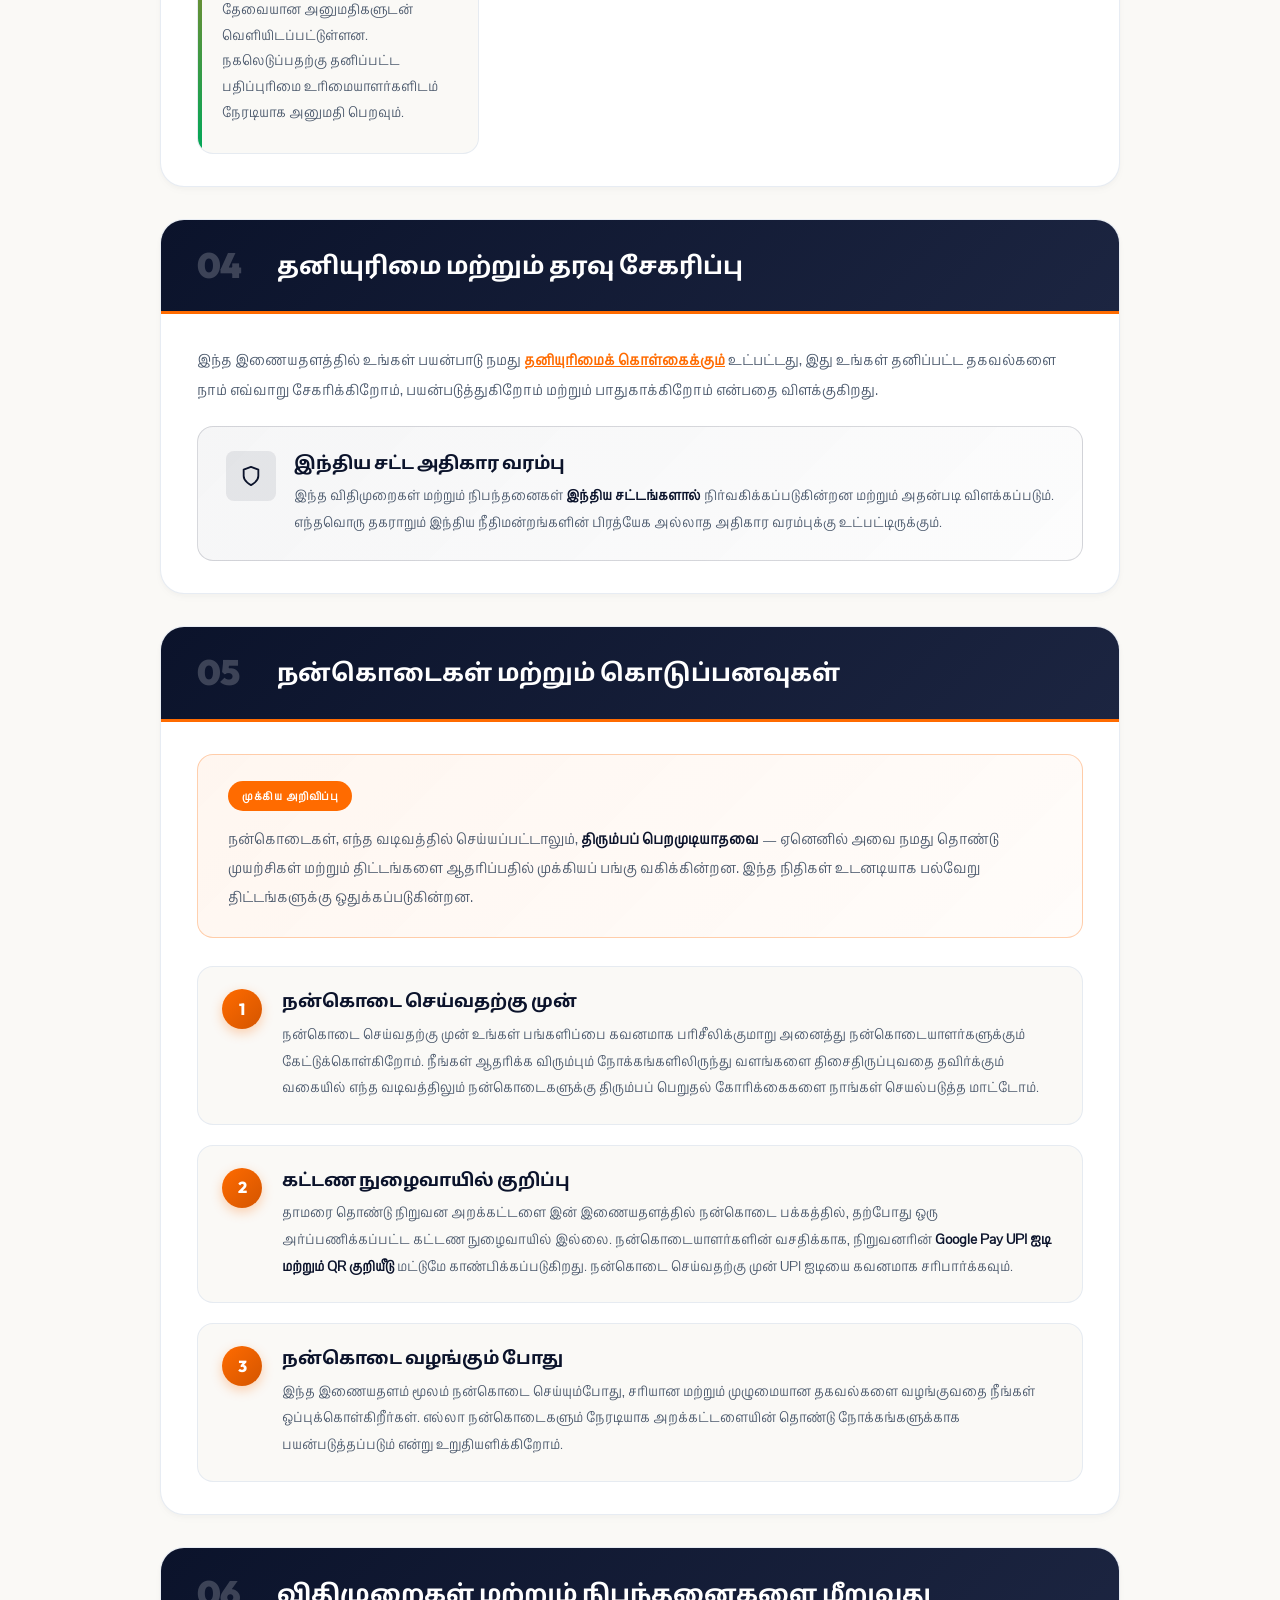
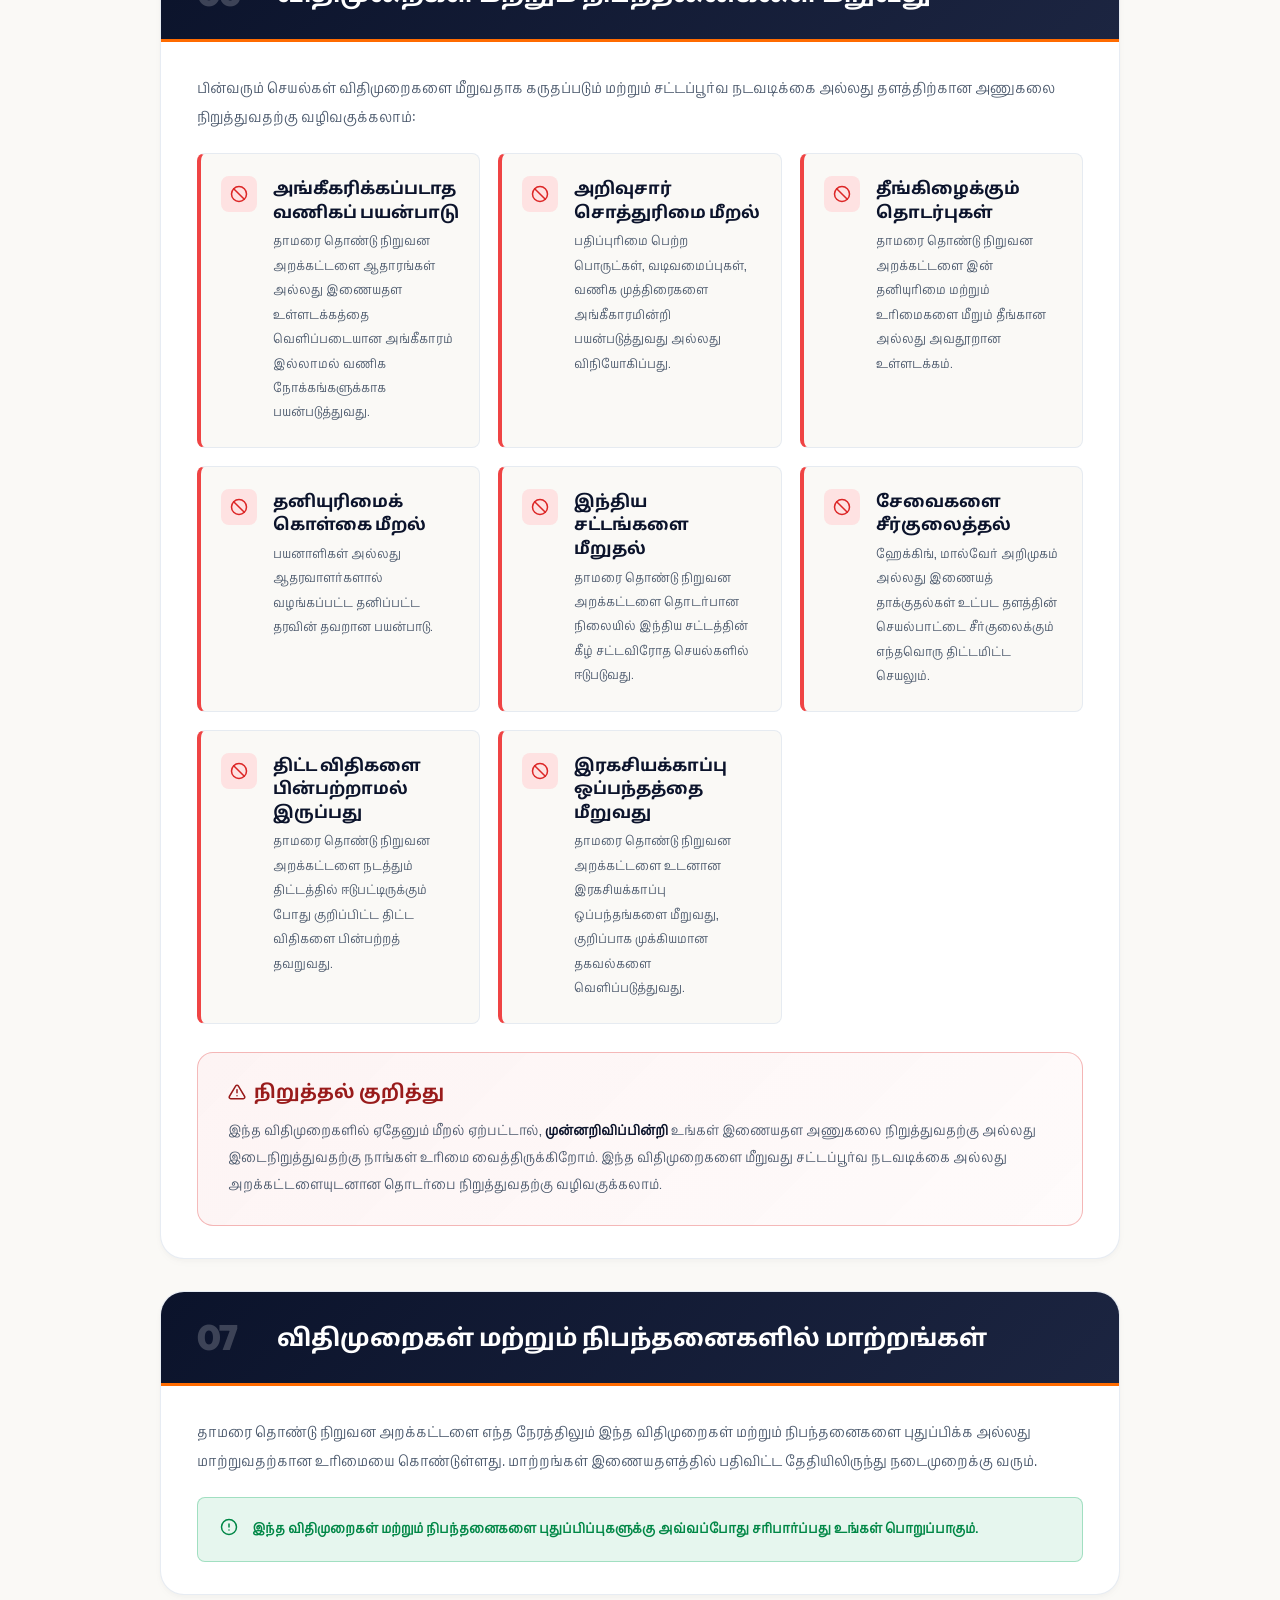
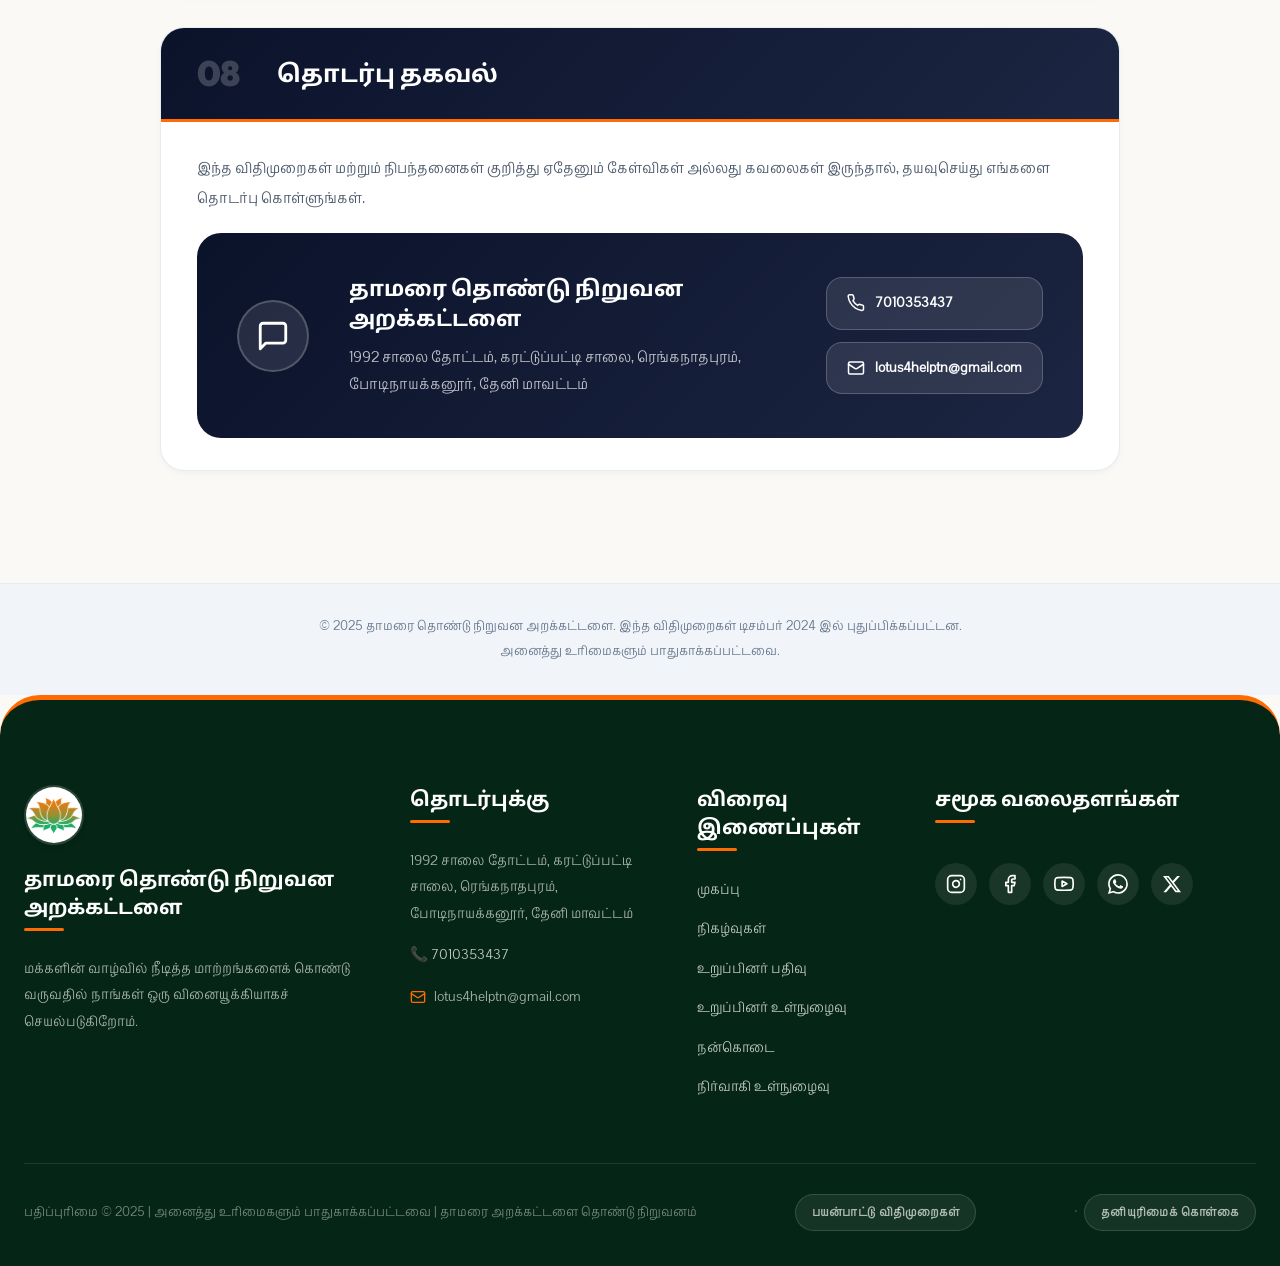
<file: terms-of-use.html>
﻿<!doctype html>

<html lang="ta">

<head>
  <meta charset="UTF-8" />
  <meta name="viewport" content="width=device-width, initial-scale=1.0" />

  <title>பயன்பாட்டு விதிமுறைகள் | தாமரை தொண்டு நிறுவன அறக்கட்டளை</title>

  <meta name="description"
    content="தாமரை தொண்டு நிறுவன அறக்கட்டளையின் பயன்பாட்டு விதிமுறைகள் மற்றும் நிபந்தனைகள் — தளத்தை அணுகுவதன் மூலம் நீங்கள் இந்த விதிமுறைகளுக்கு ஒப்புக்கொள்கிறீர்கள்." />

  <meta property="og:title" content="பயன்பாட்டு விதிமுறைகள் | தாமரை தொண்டு நிறுவன அறக்கட்டளை" />
  <meta property="og:description"
    content="தாமரை தொண்டு நிறுவன அறக்கட்டளையின் விதிமுறைகள் மற்றும் நிபந்தனைகளை படிக்கவும்." />
  <meta property="og:image" content="images/logo.jpg" />
  <meta property="og:type" content="website" />

  <link rel="icon" type="image/jpg" href="images/logo.jpg" />

  <link rel="canonical" href="https://thamaraitrust.org/terms-of-use.html" />

  <link rel="stylesheet" href="css/style.css" />
  <link rel="stylesheet" href="css/responsive.css" />
</head>

<body>

  <!-- ======================================== -->
  <!-- HEADER                                   -->
  <!-- ======================================== -->

  <header class="main-header">
    <div class="logo-area">
      <div class="logo-branding">
        <img src="images/logo.jpg" alt="Trust Logo" loading="eager" />
        <div>
          <h2>தாமரை தொண்டு நிறுவன அறக்கட்டளை</h2>
          <span> Thamarai Charitable Trust Foundation </span>
        </div>
      </div>

      <div class="header-actions">
        <button class="menu-toggle-btn" aria-label="Toggle Menu">
          <span class="bar"></span>
          <span class="bar"></span>
          <span class="bar"></span>
        </button>
      </div>
    </div>

    <nav class="main-nav">
      <ul>
        <li class="has-dropdown">
          <div class="nav-item-wrapper">
            <a href="index.html">முகப்பு</a>
            <button class="dropdown-toggle" aria-label="Toggle Dropdown">
              <svg xmlns="http://www.w3.org/2000/svg" width="12" height="12" viewBox="0 0 24 24" fill="none"
                stroke="currentColor" stroke-width="3" stroke-linecap="round" stroke-linejoin="round"
                class="arrow-icon">
                <polyline points="6 9 12 15 18 9"></polyline>
              </svg>
            </button>
          </div>
          <ul class="dropdown-menu">
            <li><a href="index.html#founder">நிறுவனர்</a></li>
            <li><a href="index.html#about">எங்களை பற்றி</a></li>
            <li><a href="index.html#services">எங்கள் சேவைகள்</a></li>
            <li><a href="index.html#events">வரவிருக்கும் நிகழ்வுகள்</a></li>
            <li><a href="index.html#impact">எங்கள் தாக்கம்</a></li>
            <li><a href="index.html#gallery">காட்சியகம்</a></li>
            <li><a href="index.html#recognition">அங்கீகாரங்கள்</a></li>
          </ul>
        </li>

        <li class="has-dropdown">
          <div class="nav-item-wrapper">
            <a href="blood-donation.html">இரத்த தானம்</a>
            <button class="dropdown-toggle" aria-label="Toggle Dropdown">
              <svg xmlns="http://www.w3.org/2000/svg" width="12" height="12" viewBox="0 0 24 24" fill="none"
                stroke="currentColor" stroke-width="3" stroke-linecap="round" stroke-linejoin="round"
                class="arrow-icon">
                <polyline points="6 9 12 15 18 9"></polyline>
              </svg>
            </button>
          </div>
          <ul class="dropdown-menu">
            <li><a href="blood-donation.html#importance">இரத்த தானத்தின் முக்கியத்துவம்</a></li>
            <li><a href="blood-donation.html#donor-form">கொடையாளர் படிவம்</a></li>
            <li><a href="blood-donation.html#faq">அடிக்கடி கேட்கப்படும் கேள்விகள்</a></li>
            <li><a href="blood-donation.html#emergency-contact">அவசர தொடர்பு</a></li>
          </ul>
        </li>

        <li class="has-dropdown">
          <div class="nav-item-wrapper">
            <a href="blood-request.html">இரத்தம் தேவை</a>
            <button class="dropdown-toggle" aria-label="Toggle Dropdown">
              <svg xmlns="http://www.w3.org/2000/svg" width="12" height="12" viewBox="0 0 24 24" fill="none"
                stroke="currentColor" stroke-width="3" stroke-linecap="round" stroke-linejoin="round"
                class="arrow-icon">
                <polyline points="6 9 12 15 18 9"></polyline>
              </svg>
            </button>
          </div>
          <ul class="dropdown-menu">
            <li><a href="blood-request.html#emergency">அவசர தேவை</a></li>
            <li><a href="blood-request.html#request-form">இரத்தம் தேவை படிவம்</a></li>
            <li><a href="blood-request.html#faq">அடிக்கடி கேட்கப்படும் கேள்விகள்</a></li>
          </ul>
        </li>

        <li class="has-dropdown">
          <div class="nav-item-wrapper">
            <a href="donate.html">நன்கொடை</a>
            <button class="dropdown-toggle" aria-label="Toggle Dropdown">
              <svg xmlns="http://www.w3.org/2000/svg" width="12" height="12" viewBox="0 0 24 24" fill="none"
                stroke="currentColor" stroke-width="3" stroke-linecap="round" stroke-linejoin="round"
                class="arrow-icon">
                <polyline points="6 9 12 15 18 9"></polyline>
              </svg>
            </button>
          </div>
          <ul class="dropdown-menu">
            <li><a href="donate.html#donation-purpose">நன்கொடையின் நோக்கம்</a></li>
            <li><a href="donate.html#qr-section">கியூஆர் குறியீடு</a></li>
            <li><a href="donate.html#faq">அடிக்கடி கேட்கப்படும் கேள்விகள்</a></li>
          </ul>
        </li>

        <li class="has-dropdown">
          <div class="nav-item-wrapper">
            <a href="events.html">நிகழ்வுகள்</a>
            <button class="dropdown-toggle" aria-label="Toggle Dropdown">
              <svg xmlns="http://www.w3.org/2000/svg" width="12" height="12" viewBox="0 0 24 24" fill="none"
                stroke="currentColor" stroke-width="3" stroke-linecap="round" stroke-linejoin="round"
                class="arrow-icon">
                <polyline points="6 9 12 15 18 9"></polyline>
              </svg>
            </button>
          </div>
          <ul class="dropdown-menu">
            <li><a href="events.html#upcoming-events">வரவிருக்கும் நிகழ்வுகள்</a></li>
            <li><a href="events.html#event-registration">நிகழ்வு பதிவு</a></li>
            <li><a href="events.html#event-faq">அடிக்கடி கேட்கப்படும் கேள்விகள்</a></li>
          </ul>
        </li>

        <li class="has-dropdown">
          <div class="nav-item-wrapper">
            <a href="join-contact.html">தொடர்பு &amp; பதிவு</a>
            <button class="dropdown-toggle" aria-label="Toggle Dropdown">
              <svg xmlns="http://www.w3.org/2000/svg" width="12" height="12" viewBox="0 0 24 24" fill="none"
                stroke="currentColor" stroke-width="3" stroke-linecap="round" stroke-linejoin="round"
                class="arrow-icon">
                <polyline points="6 9 12 15 18 9"></polyline>
              </svg>
            </button>
          </div>
          <ul class="dropdown-menu">
            <li><a href="join-contact.html#membership">உறுப்பினர் பதிவு</a></li>
            <li><a href="join-contact.html#problem-report">பொதுப் பிரச்சினை தீர்வு</a></li>
            <li><a href="join-contact.html#feedback">கருத்து / தொடர்பு</a></li>
          </ul>
        </li>

        <li>
          <div class="nav-item-wrapper">
            <a href="member-login.html">உறுப்பினர் உள்நுழைவு</a>
          </div>
        </li>

        <li>
          <div class="nav-item-wrapper">
            <a href="admin-login.html">நிர்வாகி உள்நுழைவு</a>
          </div>
        </li>
      </ul>
    </nav>
  </header>

  <!-- ======================================== -->
  <!-- PAGE HERO                                 -->
  <!-- ======================================== -->

  <section class="page-hero terms-hero">
    <h1>விதிமுறைகள் மற்றும் நிபந்தனைகள்</h1>
    <p>
      தாமரை தொண்டு நிறுவன அறக்கட்டளையின் இணையதளத்தை பயன்படுத்துவதற்கு முன்
      இந்த விதிமுறைகளை கவனமாக படிக்கவும்.
    </p>

  </section>

  <!-- ======================================== -->
  <!-- ACCEPTANCE NOTICE BANNER                 -->
  <!-- ======================================== -->

  <section class="terms-notice-section">
    <div class="terms-notice-box">
      <div class="terms-notice-icon">
        <svg xmlns="http://www.w3.org/2000/svg" width="28" height="28" viewBox="0 0 24 24" fill="none"
          stroke="currentColor" stroke-width="2" stroke-linecap="round" stroke-linejoin="round">
          <circle cx="12" cy="12" r="10"></circle>
          <line x1="12" y1="8" x2="12" y2="12"></line>
          <line x1="12" y1="16" x2="12.01" y2="16"></line>
        </svg>
      </div>
      <p>
        இந்த இணையதளத்தை அணுகி பயன்படுத்துவதன் மூலம், நீங்கள் கீழே
        கூறப்பட்டுள்ள விதிமுறைகள் மற்றும் நிபந்தனைகளுக்கு
        <strong>தானாகவே ஒப்புக்கொள்கிறீர்கள்.</strong> இந்த விதிமுறைகளை
        ஏற்கவில்லை என்றால், தயவுசெய்து இந்த தளத்தை பயன்படுத்த வேண்டாம்.
      </p>
    </div>
  </section>

  <!-- ======================================== -->
  <!-- TABLE OF CONTENTS                        -->
  <!-- ======================================== -->

  <section class="terms-toc-section">
    <div class="terms-container">
      <div class="terms-toc">
        <h2 class="terms-toc-title">
          <svg xmlns="http://www.w3.org/2000/svg" width="20" height="20" viewBox="0 0 24 24" fill="none"
            stroke="currentColor" stroke-width="2" stroke-linecap="round" stroke-linejoin="round"
            style="display:inline-block;vertical-align:middle;margin-right:8px;">
            <line x1="8" y1="6" x2="21" y2="6"></line>
            <line x1="8" y1="12" x2="21" y2="12"></line>
            <line x1="8" y1="18" x2="21" y2="18"></line>
            <line x1="3" y1="6" x2="3.01" y2="6"></line>
            <line x1="3" y1="12" x2="3.01" y2="12"></line>
            <line x1="3" y1="18" x2="3.01" y2="18"></line>
          </svg>
          பொருளடக்கம்
        </h2>
        <ol class="terms-toc-list">
          <li><a href="#acceptance">விதிமுறைகளை ஏற்றுக்கொள்வது</a></li>
          <li><a href="#website-use">இணையதளத்தின் பயன்பாடு</a></li>
          <li><a href="#intellectual-property">அறிவுசார் சொத்துரிமை</a></li>
          <li><a href="#privacy">தனியுரிமை மற்றும் தரவு சேகரிப்பு</a></li>
          <li><a href="#donations">நன்கொடைகள் மற்றும் கொடுப்பனவுகள்</a></li>
          <li><a href="#violations">விதிமுறைகள் மீறுவது</a></li>
          <li><a href="#changes">விதிமுறைகளில் மாற்றங்கள்</a></li>
          <li><a href="#contact">தொடர்பு தகவல்</a></li>
        </ol>
      </div>
    </div>
  </section>

  <!-- ======================================== -->
  <!-- TERMS CONTENT SECTIONS                   -->
  <!-- ======================================== -->

  <section class="terms-body-section">
    <div class="terms-container">

      <!-- Section 1: Acceptance -->
      <article id="acceptance" class="terms-article">
        <div class="terms-article-header">
          <div class="terms-article-number">01</div>
          <h2>விதிமுறைகளை ஏற்றுக்கொள்வது</h2>
        </div>
        <div class="terms-article-body">
          <p>
            தாமரை தொண்டு நிறுவன அறக்கட்டளை இணையதளத்தை அணுகுவதன் மூலம் அல்லது
            பயன்படுத்துவதன் மூலம், நீங்கள் இந்த விதிமுறைகள் மற்றும்
            நிபந்தனைகளுக்கு கட்டுப்படுவதை ஒப்புக்கொள்கிறீர்கள்.
          </p>
          <p>
            இந்த விதிமுறைகளின் எந்தவொரு பகுதியும் உங்களுக்கு ஒப்புக்கொள்ள
            முடியாவிட்டால், தயவுசெய்து இந்த இணையதளத்தை பயன்படுத்த வேண்டாம்.
          </p>
          <p>
            தாமரை தொண்டு நிறுவன அறக்கட்டளை எந்த நேரத்திலும் இணையதளத்தில்
            புதுப்பிப்புகளை பதிவிட்டு இந்த விதிமுறைகளை மாற்றுவதற்கான உரிமையை
            கொண்டுள்ளது. அத்தகைய மாற்றங்களுக்குப் பிறகும் தளத்தை தொடர்ந்து
            பயன்படுத்துவது, திருத்தப்பட்ட விதிமுறைகளை நீங்கள் தானாக
            ஏற்றுக்கொண்டதாக கருதப்படும்.
          </p>
          <div class="terms-highlight-box">
            <svg xmlns="http://www.w3.org/2000/svg" width="18" height="18" viewBox="0 0 24 24" fill="none"
              stroke="currentColor" stroke-width="2" stroke-linecap="round" stroke-linejoin="round">
              <path d="M22 11.08V12a10 10 0 1 1-5.93-9.14"></path>
              <polyline points="22 4 12 14.01 9 11.01"></polyline>
            </svg>
            <p>இந்த விதிமுறைகளை புதுப்பிப்புகளுக்கு தொடர்ந்து சரிபார்க்க பரிந்துரைக்கிறோம்.</p>
          </div>
        </div>
      </article>

      <!-- Section 2: Website Use -->
      <article id="website-use" class="terms-article">
        <div class="terms-article-header">
          <div class="terms-article-number">02</div>
          <h2>இணையதளத்தின் பயன்பாடு</h2>
        </div>
        <div class="terms-article-body">
          <div class="terms-rule-card">
            <div class="terms-rule-icon terms-rule-icon--primary">
              <svg xmlns="http://www.w3.org/2000/svg" width="20" height="20" viewBox="0 0 24 24" fill="none"
                stroke="currentColor" stroke-width="2" stroke-linecap="round" stroke-linejoin="round">
                <path d="M17 21v-2a4 4 0 0 0-4-4H5a4 4 0 0 0-4 4v2"></path>
                <circle cx="9" cy="7" r="4"></circle>
              </svg>
            </div>
            <div>
              <h3>தகுதி</h3>
              <p>
                இந்த இணையதளத்தை பயன்படுத்த நீங்கள் குறைந்தது
                <strong>18 வயதை பூர்த்தி செய்திருக்க வேண்டும்</strong>
                அல்லது பெற்றோர் / பாதுகாவலரின் சட்டப்பூர்வ ஒப்புதல்
                பெற்றிருக்க வேண்டும்.
              </p>
            </div>
          </div>

          <div class="terms-rule-card">
            <div class="terms-rule-icon terms-rule-icon--secondary">
              <svg xmlns="http://www.w3.org/2000/svg" width="20" height="20" viewBox="0 0 24 24" fill="none"
                stroke="currentColor" stroke-width="2" stroke-linecap="round" stroke-linejoin="round">
                <polyline points="9 11 12 14 22 4"></polyline>
                <path d="M21 12v7a2 2 0 0 1-2 2H5a2 2 0 0 1-2-2V5a2 2 0 0 1 2-2h11"></path>
              </svg>
            </div>
            <div>
              <h3>பயனர் நடத்தை</h3>
              <p>
                இந்த இணையதளத்தை சட்டப்பூர்வமான மற்றும் மரியாதையான
                நோக்கங்களுக்காக மட்டுமே பயன்படுத்துவதை நீங்கள்
                ஒப்புக்கொள்கிறீர்கள். இணையதளம், அதன் பயனர்கள் அல்லது
                மூன்றாம் தரப்பினருக்கு தீங்கு விளைவிக்கும் எந்தவொரு
                செயலிலும் ஈடுபடக்கூடாது.
              </p>
            </div>
          </div>

          <div class="terms-rule-card">
            <div class="terms-rule-icon terms-rule-icon--accent">
              <svg xmlns="http://www.w3.org/2000/svg" width="20" height="20" viewBox="0 0 24 24" fill="none"
                stroke="currentColor" stroke-width="2" stroke-linecap="round" stroke-linejoin="round">
                <path d="M10 13a5 5 0 0 0 7.54.54l3-3a5 5 0 0 0-7.07-7.07l-1.72 1.71"></path>
                <path d="M14 11a5 5 0 0 0-7.54-.54l-3 3a5 5 0 0 0 7.07 7.07l1.71-1.71"></path>
              </svg>
            </div>
            <div>
              <h3>வெளிப்புற இணைப்புகள்</h3>
              <p>
                நமது தளத்திலிருந்து இணைக்கப்பட்ட வெளிப்புற இணையதளங்களின்
                உள்ளடக்கத்திற்கு தாமரை தொண்டு நிறுவன அறக்கட்டளை எந்த
                பொறுப்பும் ஏற்காது. அத்தகைய வெளிப்புற தளங்களை நீங்கள்
                உங்கள் சொந்த ஆபத்தில் பார்வையிடுகிறீர்கள்.
              </p>
            </div>
          </div>

          <div class="terms-rule-card">
            <div class="terms-rule-icon terms-rule-icon--muted">
              <svg xmlns="http://www.w3.org/2000/svg" width="20" height="20" viewBox="0 0 24 24" fill="none"
                stroke="currentColor" stroke-width="2" stroke-linecap="round" stroke-linejoin="round">
                <path d="M21 15a2 2 0 0 1-2 2H7l-4 4V5a2 2 0 0 1 2-2h14a2 2 0 0 1 2 2z"></path>
              </svg>
            </div>
            <div>
              <h3>பொது தகவல்கள்</h3>
              <p>
                இணையதளத்தின் பொது பகுதிகளில் நீங்கள் அனுப்பும் அல்லது
                இடுகையிடும் தகவல்கள் — தரவு, கேள்விகள், கருத்துக்கள்,
                பரிந்துரைகள் போன்றவை — ரகசியமற்றவை மற்றும்
                தனியுரிமையற்றவையாக கருதப்படும். தாமரை தொண்டு நிறுவன
                அறக்கட்டளை தனது விருப்பப்படி அத்தகைய உள்ளடக்கத்தை
                நீக்குவதற்கான உரிமையை கொண்டுள்ளது.
              </p>
            </div>
          </div>
        </div>
      </article>

      <!-- Section 3: Intellectual Property -->
      <article id="intellectual-property" class="terms-article">
        <div class="terms-article-header">
          <div class="terms-article-number">03</div>
          <h2>அறிவுசார் சொத்துரிமை</h2>
        </div>
        <div class="terms-article-body">
          <div class="terms-ip-grid">
            <div class="terms-ip-card">
              <div class="terms-ip-card-icon">
                <svg xmlns="http://www.w3.org/2000/svg" width="24" height="24" viewBox="0 0 24 24" fill="none"
                  stroke="currentColor" stroke-width="2" stroke-linecap="round" stroke-linejoin="round">
                  <path d="M14 2H6a2 2 0 0 0-2 2v16a2 2 0 0 0 2 2h12a2 2 0 0 0 2-2V8z"></path>
                  <polyline points="14 2 14 8 20 8"></polyline>
                </svg>
              </div>
              <h3>உள்ளடக்க உரிமை</h3>
              <p>
                உரை, படங்கள், காணொளிகள் மற்றும் பிற பொருட்கள் உட்பட நமது
                இணையதளத்தில் உள்ள அனைத்து உள்ளடக்கமும் தாமரை தொண்டு நிறுவன
                அறக்கட்டளை அல்லது அதன் உரிமதாரர்களின் சொத்தாகும், மேலும்
                பதிப்புரிமை சட்டங்களால் பாதுகாக்கப்படுகிறது.
              </p>
            </div>

            <div class="terms-ip-card">
              <div class="terms-ip-card-icon">
                <svg xmlns="http://www.w3.org/2000/svg" width="24" height="24" viewBox="0 0 24 24" fill="none"
                  stroke="currentColor" stroke-width="2" stroke-linecap="round" stroke-linejoin="round">
                  <circle cx="12" cy="12" r="10"></circle>
                  <path d="M9.09 9a3 3 0 0 1 5.83 1c0 2-3 3-3 3"></path>
                  <line x1="12" y1="17" x2="12.01" y2="17"></line>
                </svg>
              </div>
              <h3>தடைசெய்யப்பட்ட பயன்பாடு</h3>
              <p>
                தாமரை தொண்டு நிறுவன அறக்கட்டளை இன் முன் எழுத்துப்பூர்வ
                ஒப்புதல் இல்லாமல் இனப்பெருக்கம், விநியோகம் அல்லது பொதுத்
                திரையிடல் உட்பட எந்தவொரு வணிக பயன்பாடும்
                <strong>கண்டிப்பாக தடைசெய்யப்பட்டுள்ளது.</strong>
              </p>
            </div>

            <div class="terms-ip-card">
              <div class="terms-ip-card-icon">
                <svg xmlns="http://www.w3.org/2000/svg" width="24" height="24" viewBox="0 0 24 24" fill="none"
                  stroke="currentColor" stroke-width="2" stroke-linecap="round" stroke-linejoin="round">
                  <rect x="3" y="11" width="18" height="11" rx="2" ry="2"></rect>
                  <path d="M7 11V7a5 5 0 0 1 10 0v4"></path>
                </svg>
              </div>
              <h3>பதிவுசெய்யப்பட்ட உரிமைகள்</h3>
              <p>
                பதிப்புரிமை, வடிவமைப்புகள், தரவுத்தள உரிமைகள் மற்றும்
                வணிக முத்திரைகள் உள்ளிட்ட அனைத்து அறிவுசார் சொத்துக்களும்
                தாமரை தொண்டு நிறுவன அறக்கட்டளை அல்லது அதன் மூன்றாம் தரப்பு
                உரிமதாரர்களின் சொத்தாகவே இருக்கும்.
              </p>
            </div>

            <div class="terms-ip-card">
              <div class="terms-ip-card-icon">
                <svg xmlns="http://www.w3.org/2000/svg" width="24" height="24" viewBox="0 0 24 24" fill="none"
                  stroke="currentColor" stroke-width="2" stroke-linecap="round" stroke-linejoin="round">
                  <path
                    d="M21 16V8a2 2 0 0 0-1-1.73l-7-4a2 2 0 0 0-2 0l-7 4A2 2 0 0 0 3 8v8a2 2 0 0 0 1 1.73l7 4a2 2 0 0 0 2 0l7-4A2 2 0 0 0 21 16z">
                  </path>
                </svg>
              </div>
              <h3>வெளிப்புற பொருட்கள்</h3>
              <p>
                இணையதளத்தில் வெளியிடப்பட்ட சில வெளிப்புற பொருட்கள் தனிப்பட்ட
                பதிப்புரிமை உரிமையாளர்களிடமிருந்து தேவையான அனுமதிகளுடன்
                வெளியிடப்பட்டுள்ளன. நகலெடுப்பதற்கு தனிப்பட்ட பதிப்புரிமை
                உரிமையாளர்களிடம் நேரடியாக அனுமதி பெறவும்.
              </p>
            </div>
          </div>
        </div>
      </article>

      <!-- Section 4: Privacy -->
      <article id="privacy" class="terms-article">
        <div class="terms-article-header">
          <div class="terms-article-number">04</div>
          <h2>தனியுரிமை மற்றும் தரவு சேகரிப்பு</h2>
        </div>
        <div class="terms-article-body">
          <p>
            இந்த இணையதளத்தில் உங்கள் பயன்பாடு நமது
            <a href="privacy-policy.html"
              style="color:var(--primary);text-decoration:underline;font-weight:700;transition:var(--transition);">தனியுரிமைக்
              கொள்கைக்கும்</a> உட்பட்டது, இது உங்கள்
            தனிப்பட்ட தகவல்களை நாம் எவ்வாறு சேகரிக்கிறோம், பயன்படுத்துகிறோம்
            மற்றும் பாதுகாக்கிறோம் என்பதை விளக்குகிறது.
          </p>
          <div class="terms-law-box">
            <div class="terms-law-box-icon">
              <svg xmlns="http://www.w3.org/2000/svg" width="22" height="22" viewBox="0 0 24 24" fill="none"
                stroke="currentColor" stroke-width="2" stroke-linecap="round" stroke-linejoin="round">
                <path d="M12 22s8-4 8-10V5l-8-3-8 3v7c0 6 8 10 8 10z"></path>
              </svg>
            </div>
            <div>
              <h3>இந்திய சட்ட அதிகார வரம்பு</h3>
              <p>
                இந்த விதிமுறைகள் மற்றும் நிபந்தனைகள் <strong>இந்திய சட்டங்களால்</strong>
                நிர்வகிக்கப்படுகின்றன மற்றும் அதன்படி விளக்கப்படும். எந்தவொரு
                தகராறும் இந்திய நீதிமன்றங்களின் பிரத்யேக அல்லாத அதிகார
                வரம்புக்கு உட்பட்டிருக்கும்.
              </p>
            </div>
          </div>
        </div>
      </article>

      <!-- Section 5: Donations -->
      <article id="donations" class="terms-article">
        <div class="terms-article-header">
          <div class="terms-article-number">05</div>
          <h2>நன்கொடைகள் மற்றும் கொடுப்பனவுகள்</h2>
        </div>
        <div class="terms-article-body">
          <div class="terms-donation-notice">
            <div class="terms-donation-notice-badge">முக்கிய அறிவிப்பு</div>
            <p>
              நன்கொடைகள், எந்த வடிவத்தில் செய்யப்பட்டாலும்,
              <strong>திரும்பப் பெறமுடியாதவை</strong> — ஏனெனில் அவை நமது
              தொண்டு முயற்சிகள் மற்றும் திட்டங்களை ஆதரிப்பதில் முக்கியப்
              பங்கு வகிக்கின்றன. இந்த நிதிகள் உடனடியாக பல்வேறு திட்டங்களுக்கு
              ஒதுக்கப்படுகின்றன.
            </p>
          </div>

          <div class="terms-steps">
            <div class="terms-step">
              <div class="terms-step-num">1</div>
              <div class="terms-step-content">
                <h3>நன்கொடை செய்வதற்கு முன்</h3>
                <p>
                  நன்கொடை செய்வதற்கு முன் உங்கள் பங்களிப்பை கவனமாக
                  பரிசீலிக்குமாறு அனைத்து நன்கொடையாளர்களுக்கும்
                  கேட்டுக்கொள்கிறோம். நீங்கள் ஆதரிக்க விரும்பும் நோக்கங்களிலிருந்து
                  வளங்களை திசைதிருப்புவதை தவிர்க்கும் வகையில் எந்த வடிவத்திலும்
                  நன்கொடைகளுக்கு திரும்பப் பெறுதல் கோரிக்கைகளை நாங்கள்
                  செயல்படுத்த மாட்டோம்.
                </p>
              </div>
            </div>

            <div class="terms-step">
              <div class="terms-step-num">2</div>
              <div class="terms-step-content">
                <h3>கட்டண நுழைவாயில் குறிப்பு</h3>
                <p>
                  தாமரை தொண்டு நிறுவன அறக்கட்டளை இன் இணையதளத்தில் நன்கொடை
                  பக்கத்தில், தற்போது ஒரு அர்ப்பணிக்கப்பட்ட கட்டண நுழைவாயில்
                  இல்லை. நன்கொடையாளர்களின் வசதிக்காக, நிறுவனரின்
                  <strong>Google Pay UPI ஐடி மற்றும் QR குறியீடு</strong>
                  மட்டுமே காண்பிக்கப்படுகிறது. நன்கொடை செய்வதற்கு முன்
                  UPI ஐடியை கவனமாக சரிபார்க்கவும்.
                </p>
              </div>
            </div>

            <div class="terms-step">
              <div class="terms-step-num">3</div>
              <div class="terms-step-content">
                <h3>நன்கொடை வழங்கும் போது</h3>
                <p>
                  இந்த இணையதளம் மூலம் நன்கொடை செய்யும்போது, சரியான மற்றும்
                  முழுமையான தகவல்களை வழங்குவதை நீங்கள் ஒப்புக்கொள்கிறீர்கள்.
                  எல்லா நன்கொடைகளும் நேரடியாக அறக்கட்டளையின் தொண்டு
                  நோக்கங்களுக்காக பயன்படுத்தப்படும் என்று உறுதியளிக்கிறோம்.
                </p>
              </div>
            </div>
          </div>
        </div>
      </article>

      <!-- Section 6: Violations -->
      <article id="violations" class="terms-article">
        <div class="terms-article-header">
          <div class="terms-article-number">06</div>
          <h2>விதிமுறைகள் மற்றும் நிபந்தனைகளை மீறுவது</h2>
        </div>
        <div class="terms-article-body">
          <p>
            பின்வரும் செயல்கள் விதிமுறைகளை மீறுவதாக கருதப்படும் மற்றும்
            சட்டப்பூர்வ நடவடிக்கை அல்லது தளத்திற்கான அணுகலை நிறுத்துவதற்கு
            வழிவகுக்கலாம்:
          </p>

          <div class="terms-violations-grid">
            <div class="terms-violation-item">
              <div class="terms-violation-icon">
                <svg xmlns="http://www.w3.org/2000/svg" width="18" height="18" viewBox="0 0 24 24" fill="none"
                  stroke="currentColor" stroke-width="2" stroke-linecap="round" stroke-linejoin="round">
                  <circle cx="12" cy="12" r="10"></circle>
                  <line x1="4.93" y1="4.93" x2="19.07" y2="19.07"></line>
                </svg>
              </div>
              <div>
                <h3>அங்கீகரிக்கப்படாத வணிகப் பயன்பாடு</h3>
                <p>தாமரை தொண்டு நிறுவன அறக்கட்டளை ஆதாரங்கள் அல்லது இணையதள உள்ளடக்கத்தை வெளிப்படையான அங்கீகாரம் இல்லாமல்
                  வணிக நோக்கங்களுக்காக பயன்படுத்துவது.</p>
              </div>
            </div>

            <div class="terms-violation-item">
              <div class="terms-violation-icon">
                <svg xmlns="http://www.w3.org/2000/svg" width="18" height="18" viewBox="0 0 24 24" fill="none"
                  stroke="currentColor" stroke-width="2" stroke-linecap="round" stroke-linejoin="round">
                  <circle cx="12" cy="12" r="10"></circle>
                  <line x1="4.93" y1="4.93" x2="19.07" y2="19.07"></line>
                </svg>
              </div>
              <div>
                <h3>அறிவுசார் சொத்துரிமை மீறல்</h3>
                <p>பதிப்புரிமை பெற்ற பொருட்கள், வடிவமைப்புகள், வணிக முத்திரைகளை அங்கீகாரமின்றி பயன்படுத்துவது அல்லது
                  விநியோகிப்பது.</p>
              </div>
            </div>

            <div class="terms-violation-item">
              <div class="terms-violation-icon">
                <svg xmlns="http://www.w3.org/2000/svg" width="18" height="18" viewBox="0 0 24 24" fill="none"
                  stroke="currentColor" stroke-width="2" stroke-linecap="round" stroke-linejoin="round">
                  <circle cx="12" cy="12" r="10"></circle>
                  <line x1="4.93" y1="4.93" x2="19.07" y2="19.07"></line>
                </svg>
              </div>
              <div>
                <h3>தீங்கிழைக்கும் தொடர்புகள்</h3>
                <p>தாமரை தொண்டு நிறுவன அறக்கட்டளை இன் தனியுரிமை மற்றும் உரிமைகளை மீறும் தீங்கான அல்லது அவதூறான
                  உள்ளடக்கம்.</p>
              </div>
            </div>

            <div class="terms-violation-item">
              <div class="terms-violation-icon">
                <svg xmlns="http://www.w3.org/2000/svg" width="18" height="18" viewBox="0 0 24 24" fill="none"
                  stroke="currentColor" stroke-width="2" stroke-linecap="round" stroke-linejoin="round">
                  <circle cx="12" cy="12" r="10"></circle>
                  <line x1="4.93" y1="4.93" x2="19.07" y2="19.07"></line>
                </svg>
              </div>
              <div>
                <h3>தனியுரிமைக் கொள்கை மீறல்</h3>
                <p>பயனாளிகள் அல்லது ஆதரவாளர்களால் வழங்கப்பட்ட தனிப்பட்ட தரவின் தவறான பயன்பாடு.</p>
              </div>
            </div>

            <div class="terms-violation-item">
              <div class="terms-violation-icon">
                <svg xmlns="http://www.w3.org/2000/svg" width="18" height="18" viewBox="0 0 24 24" fill="none"
                  stroke="currentColor" stroke-width="2" stroke-linecap="round" stroke-linejoin="round">
                  <circle cx="12" cy="12" r="10"></circle>
                  <line x1="4.93" y1="4.93" x2="19.07" y2="19.07"></line>
                </svg>
              </div>
              <div>
                <h3>இந்திய சட்டங்களை மீறுதல்</h3>
                <p>தாமரை தொண்டு நிறுவன அறக்கட்டளை தொடர்பான நிலையில் இந்திய சட்டத்தின் கீழ் சட்டவிரோத செயல்களில்
                  ஈடுபடுவது.</p>
              </div>
            </div>

            <div class="terms-violation-item">
              <div class="terms-violation-icon">
                <svg xmlns="http://www.w3.org/2000/svg" width="18" height="18" viewBox="0 0 24 24" fill="none"
                  stroke="currentColor" stroke-width="2" stroke-linecap="round" stroke-linejoin="round">
                  <circle cx="12" cy="12" r="10"></circle>
                  <line x1="4.93" y1="4.93" x2="19.07" y2="19.07"></line>
                </svg>
              </div>
              <div>
                <h3>சேவைகளை சீர்குலைத்தல்</h3>
                <p>ஹேக்கிங், மால்வேர் அறிமுகம் அல்லது இணையத் தாக்குதல்கள் உட்பட தளத்தின் செயல்பாட்டை சீர்குலைக்கும்
                  எந்தவொரு திட்டமிட்ட செயலும்.</p>
              </div>
            </div>

            <div class="terms-violation-item">
              <div class="terms-violation-icon">
                <svg xmlns="http://www.w3.org/2000/svg" width="18" height="18" viewBox="0 0 24 24" fill="none"
                  stroke="currentColor" stroke-width="2" stroke-linecap="round" stroke-linejoin="round">
                  <circle cx="12" cy="12" r="10"></circle>
                  <line x1="4.93" y1="4.93" x2="19.07" y2="19.07"></line>
                </svg>
              </div>
              <div>
                <h3>திட்ட விதிகளை பின்பற்றாமல் இருப்பது</h3>
                <p>தாமரை தொண்டு நிறுவன அறக்கட்டளை நடத்தும் திட்டத்தில் ஈடுபட்டிருக்கும் போது குறிப்பிட்ட திட்ட விதிகளை
                  பின்பற்றத் தவறுவது.</p>
              </div>
            </div>

            <div class="terms-violation-item">
              <div class="terms-violation-icon">
                <svg xmlns="http://www.w3.org/2000/svg" width="18" height="18" viewBox="0 0 24 24" fill="none"
                  stroke="currentColor" stroke-width="2" stroke-linecap="round" stroke-linejoin="round">
                  <circle cx="12" cy="12" r="10"></circle>
                  <line x1="4.93" y1="4.93" x2="19.07" y2="19.07"></line>
                </svg>
              </div>
              <div>
                <h3>இரகசியக்காப்பு ஒப்பந்தத்தை மீறுவது</h3>
                <p>தாமரை தொண்டு நிறுவன அறக்கட்டளை உடனான இரகசியக்காப்பு ஒப்பந்தங்களை மீறுவது, குறிப்பாக முக்கியமான
                  தகவல்களை வெளிப்படுத்துவது.</p>
              </div>
            </div>
          </div>

          <div class="terms-termination-box">
            <h3>
              <svg xmlns="http://www.w3.org/2000/svg" width="18" height="18" viewBox="0 0 24 24" fill="none"
                stroke="currentColor" stroke-width="2" stroke-linecap="round" stroke-linejoin="round"
                style="display:inline-block;vertical-align:middle;margin-right:8px;">
                <path d="M10.29 3.86L1.82 18a2 2 0 0 0 1.71 3h16.94a2 2 0 0 0 1.71-3L13.71 3.86a2 2 0 0 0-3.42 0z">
                </path>
                <line x1="12" y1="9" x2="12" y2="13"></line>
                <line x1="12" y1="17" x2="12.01" y2="17"></line>
              </svg>
              நிறுத்தல் குறித்து
            </h3>
            <p>
              இந்த விதிமுறைகளில் ஏதேனும் மீறல் ஏற்பட்டால்,
              <strong>முன்னறிவிப்பின்றி</strong> உங்கள் இணையதள அணுகலை
              நிறுத்துவதற்கு அல்லது இடைநிறுத்துவதற்கு நாங்கள் உரிமை
              வைத்திருக்கிறோம். இந்த விதிமுறைகளை மீறுவது சட்டப்பூர்வ
              நடவடிக்கை அல்லது அறக்கட்டளையுடனான தொடர்பை நிறுத்துவதற்கு
              வழிவகுக்கலாம்.
            </p>
          </div>
        </div>
      </article>

      <!-- Section 7: Changes -->
      <article id="changes" class="terms-article">
        <div class="terms-article-header">
          <div class="terms-article-number">07</div>
          <h2>விதிமுறைகள் மற்றும் நிபந்தனைகளில் மாற்றங்கள்</h2>
        </div>
        <div class="terms-article-body">
          <p>
            தாமரை தொண்டு நிறுவன அறக்கட்டளை எந்த நேரத்திலும் இந்த விதிமுறைகள்
            மற்றும் நிபந்தனைகளை புதுப்பிக்க அல்லது மாற்றுவதற்கான உரிமையை
            கொண்டுள்ளது. மாற்றங்கள் இணையதளத்தில் பதிவிட்ட தேதியிலிருந்து
            நடைமுறைக்கு வரும்.
          </p>
          <div class="terms-highlight-box">
            <svg xmlns="http://www.w3.org/2000/svg" width="18" height="18" viewBox="0 0 24 24" fill="none"
              stroke="currentColor" stroke-width="2" stroke-linecap="round" stroke-linejoin="round">
              <circle cx="12" cy="12" r="10"></circle>
              <line x1="12" y1="8" x2="12" y2="12"></line>
              <line x1="12" y1="16" x2="12.01" y2="16"></line>
            </svg>
            <p>இந்த விதிமுறைகள் மற்றும் நிபந்தனைகளை புதுப்பிப்புகளுக்கு அவ்வப்போது சரிபார்ப்பது உங்கள் பொறுப்பாகும்.</p>
          </div>
        </div>
      </article>

      <!-- Section 8: Contact -->
      <article id="contact" class="terms-article">
        <div class="terms-article-header">
          <div class="terms-article-number">08</div>
          <h2>தொடர்பு தகவல்</h2>
        </div>
        <div class="terms-article-body">
          <p>
            இந்த விதிமுறைகள் மற்றும் நிபந்தனைகள் குறித்து ஏதேனும் கேள்விகள்
            அல்லது கவலைகள் இருந்தால், தயவுசெய்து எங்களை தொடர்பு கொள்ளுங்கள்.
          </p>
          <div class="terms-contact-card">
            <div class="terms-contact-icon">
              <svg xmlns="http://www.w3.org/2000/svg" width="34" height="34" viewBox="0 0 24 24" fill="none"
                stroke="currentColor" stroke-width="2" stroke-linecap="round" stroke-linejoin="round">
                <path d="M21 15a2 2 0 0 1-2 2H7l-4 4V5a2 2 0 0 1 2-2h14a2 2 0 0 1 2 2z"></path>
              </svg>
            </div>
            <div class="terms-contact-text">
              <h3>தாமரை தொண்டு நிறுவன அறக்கட்டளை</h3>
              <p>
                1992 சாலை தோட்டம், கரட்டுப்பட்டி சாலை, ரெங்கநாதபுரம்,
                போடிநாயக்கனூர், தேனி மாவட்டம்
              </p>
            </div>
            <div class="terms-contact-links">
              <a href="tel:7010353437" class="terms-contact-link" id="terms-phone-link">
                <svg xmlns="http://www.w3.org/2000/svg" width="18" height="18" viewBox="0 0 24 24" fill="none"
                  stroke="currentColor" stroke-width="2" stroke-linecap="round" stroke-linejoin="round">
                  <path
                    d="M22 16.92v3a2 2 0 0 1-2.18 2 19.79 19.79 0 0 1-8.63-3.07A19.5 19.5 0 0 1 4.69 12 19.79 19.79 0 0 1 1.61 3.38 2 2 0 0 1 3.59 1h3a2 2 0 0 1 2 1.72 12.84 12.84 0 0 0 .7 2.81 2 2 0 0 1-.45 2.11L7.91 8.96a16 16 0 0 0 6.29 6.29l.87-.87a2 2 0 0 1 2.11-.45 12.84 12.84 0 0 0 2.81.7A2 2 0 0 1 22 16.92z">
                  </path>
                </svg>
                7010353437
              </a>
              <a href="mailto:lotus4helptn@gmail.com" class="terms-contact-link" id="terms-email-link">
                <svg xmlns="http://www.w3.org/2000/svg" width="18" height="18" viewBox="0 0 24 24" fill="none"
                  stroke="currentColor" stroke-width="2" stroke-linecap="round" stroke-linejoin="round">
                  <rect width="20" height="16" x="2" y="4" rx="2"></rect>
                  <path d="m22 7-8.97 5.7a1.94 1.94 0 0 1-2.06 0L2 7"></path>
                </svg>
                lotus4helptn@gmail.com
              </a>
            </div>
          </div>
        </div>
      </article>

    </div>
  </section>

  <!-- ======================================== -->
  <!-- PRINT NOTICE                             -->
  <!-- ======================================== -->
  <div class="terms-print-notice">
    <p>
      © 2025 தாமரை தொண்டு நிறுவன அறக்கட்டளை. இந்த விதிமுறைகள் டிசம்பர் 2024 இல் புதுப்பிக்கப்பட்டன.
      அனைத்து உரிமைகளும் பாதுகாக்கப்பட்டவை.
    </p>
  </div>

  <!-- ======================================== -->
  <!-- FOOTER                                   -->
  <!-- ======================================== -->

  <footer class="footer">
    <div class="footer-container">
      <div class="footer-about">
        <img src="images/logo.jpg" alt="Trust Logo" loading="lazy" />

        <h3>தாமரை தொண்டு நிறுவன அறக்கட்டளை</h3>

        <p>
          மக்களின் வாழ்வில் நீடித்த மாற்றங்களைக் கொண்டு வருவதில் நாங்கள் ஒரு
          வினையூக்கியாகச் செயல்படுகிறோம்.
        </p>
      </div>

      <div class="footer-contact">
        <h3>தொடர்புக்கு</h3>

        <p>
          1992 சாலை தோட்டம், கரட்டுப்பட்டி சாலை, ரெங்கநாதபுரம்,
          போடிநாயக்கனூர், தேனி மாவட்டம்
        </p>

        <p>
          <a href="tel:7010353437"> 📞 7010353437 </a>
        </p>

        <p>
          <a href="mailto:lotus4helptn@gmail.com" style="
                display: inline-flex;
                align-items: center;
                gap: 8px;
                color: inherit;
                text-decoration: none;
              ">
            <svg xmlns="http://www.w3.org/2000/svg" width="16" height="16" viewBox="0 0 24 24" fill="none"
              stroke="currentColor" stroke-width="2" stroke-linecap="round" stroke-linejoin="round"
              style="vertical-align: middle; color: var(--primary)">
              <rect width="20" height="16" x="2" y="4" rx="2" />
              <path d="m22 7-8.97 5.7a1.94 1.94 0 0 1-2.06 0L2 7" />
            </svg>
            <span>lotus4helptn@gmail.com</span>
          </a>
        </p>
      </div>

      <div class="footer-links">
        <h3>விரைவு இணைப்புகள்</h3>

        <ul>
          <li>
            <a href="index.html"> முகப்பு </a>
          </li>

          <li>
            <a href="events.html"> நிகழ்வுகள் </a>
          </li>

          <li>
            <a href="join-contact.html"> உறுப்பினர் பதிவு </a>
          </li>

          <li>
            <a href="member-login.html"> உறுப்பினர் உள்நுழைவு </a>
          </li>

          <li>
            <a href="donate.html"> நன்கொடை </a>
          </li>

          <li>
            <a href="admin-login.html"> நிர்வாகி உள்நுழைவு </a>
          </li>
        </ul>
      </div>

      <div class="footer-social">
        <h3>சமூக வலைதளங்கள்</h3>
        <ul class="social-icons">
          <li>
            <a href="https://www.instagram.com/thamarai_charitable_trust/?hl=en#" target="_blank"
              rel="noopener noreferrer" aria-label="Instagram">
              <svg xmlns="http://www.w3.org/2000/svg" width="20" height="20" viewBox="0 0 24 24" fill="none"
                stroke="currentColor" stroke-width="2" stroke-linecap="round" stroke-linejoin="round"
                class="social-svg">
                <rect x="2" y="2" width="20" height="20" rx="5" ry="5"></rect>
                <path d="M16 11.37A4 4 0 1 1 12.63 8 4 4 0 0 1 16 11.37z"></path>
                <line x1="17.5" y1="6.5" x2="17.51" y2="6.5"></line>
              </svg>
            </a>
          </li>
          <li>
            <a href="https://www.facebook.com/profile.php?id=61591469482228" target="_blank" rel="noopener noreferrer"
              aria-label="Facebook">
              <svg xmlns="http://www.w3.org/2000/svg" width="20" height="20" viewBox="0 0 24 24" fill="none"
                stroke="currentColor" stroke-width="2" stroke-linecap="round" stroke-linejoin="round"
                class="social-svg">
                <path d="M18 2h-3a5 5 0 0 0-5 5v3H7v4h3v8h4v-8h3l1-4h-4V7a1 1 0 0 1 1-1h3z"></path>
              </svg>
            </a>
          </li>
          <li>
            <a href="https://youtube.com/channel/UCeSnVGHWvSxVoamGbjdilwg?si=eL72SPv-wwQ0HuP_" target="_blank"
              rel="noopener noreferrer" aria-label="YouTube">
              <svg xmlns="http://www.w3.org/2000/svg" width="20" height="20" viewBox="0 0 24 24" fill="none"
                stroke="currentColor" stroke-width="2" stroke-linecap="round" stroke-linejoin="round"
                class="social-svg">
                <path
                  d="M22.54 6.42a2.78 2.78 0 0 0-1.94-2C18.88 4 12 4 12 4s-6.88 0-8.6.46a2.78 2.78 0 0 0-1.94 2A29 29 0 0 0 1 11.75a29 29 0 0 0 .46 5.33A2.78 2.78 0 0 0 3.4 19c1.72.46 8.6.46 8.6.46s6.88 0 8.6-.46a2.78 2.78 0 0 0 1.94-2 29 29 0 0 0 .46-5.25 29 29 0 0 0-.46-5.33z">
                </path>
                <polygon points="9.75 15.02 15.5 11.75 9.75 8.48 9.75 15.02"></polygon>
              </svg>
            </a>
          </li>
          <li>
            <a href="https://wa.me/917010353437" target="_blank" rel="noopener noreferrer" aria-label="WhatsApp">
              <svg xmlns="http://www.w3.org/2000/svg" width="20" height="20" viewBox="0 0 16 16" fill="currentColor"
                class="social-svg">
                <path
                  d="M13.601 2.326A7.85 7.85 0 0 0 7.994 0C3.627 0 .068 3.558.064 7.926c0 1.399.366 2.76 1.057 3.965L0 16l4.204-1.102a7.9 7.9 0 0 0 3.79.965h.004c4.368 0 7.926-3.558 7.93-7.93A7.9 7.9 0 0 0 13.6 2.326zM7.994 14.521a6.6 6.6 0 0 1-3.356-.92l-.24-.144-2.494.654.666-2.433-.156-.251a6.56 6.56 0 0 1-1.007-3.505c0-3.626 2.957-6.584 6.591-6.584a6.56 6.56 0 0 1 4.66 1.931 6.56 6.56 0 0 1 1.928 4.66c-.004 3.639-2.961 6.592-6.592 6.592m3.615-4.934c-.197-.099-1.17-.578-1.353-.646-.182-.065-.315-.099-.445.099-.133.197-.513.646-.627.775-.114.133-.232.148-.43.05-.197-.1-.836-.308-1.592-.985-.59-.525-.985-1.175-1.103-1.372-.114-.198-.011-.304.088-.403.087-.088.197-.232.296-.346.1-.114.133-.198.198-.33.065-.134.034-.248-.015-.347-.05-.099-.445-1.076-.612-1.47-.16-.389-.323-.335-.445-.34-.114-.007-.247-.007-.38-.007a.73.73 0 0 0-.529.247c-.182.198-.691.677-.691 1.654s.71 1.916.81 2.049c.098.133 1.394 2.132 3.383 2.992.47.205.84.326 1.129.418.475.152.904.129 1.246.08.38-.058 1.171-.48 1.338-.943.164-.464.164-.86.114-.943-.049-.084-.182-.133-.38-.232">
                </path>
              </svg>
            </a>
          </li>
          <li>
            <a href="https://x.com/thamarai_trust" target="_blank" rel="noopener noreferrer" aria-label="X">
              <svg xmlns="http://www.w3.org/2000/svg" width="20" height="20" viewBox="0 0 24 24" fill="currentColor"
                class="social-svg">
                <path
                  d="M18.244 2.25h3.308l-7.227 8.26 8.502 11.24H16.17l-5.214-6.817L4.99 21.75H1.68l7.73-8.835L1.254 2.25H8.08l4.713 6.231zm-1.161 17.52h1.833L7.084 4.126H5.117z">
                </path>
              </svg>
            </a>
          </li>
        </ul>
      </div>
    </div>

    <div class="footer-bottom">
      <p>
        பதிப்புரிமை © 2025 | அனைத்து உரிமைகளும் பாதுகாக்கப்பட்டவை | தாமரை
        அறக்கட்டளை தொண்டு நிறுவனம்
      </p>
      <span><a href="terms-of-use.html">பயன்பாட்டு விதிமுறைகள்</a></span>
      <span><a href="privacy-policy.html">தனியுரிமைக் கொள்கை</a></span>
    </div>
  </footer>

  <script type="module" src="js/navigation.js"></script>
</body>

</html>
</file>
<file: css/style.css>
/* ==========================================================================
   THAMARAI CHARITABLE TRUST FOUNDATION (தாமரை அறக்கட்டளை)
   MASTER STYLESHEET
   ========================================================================== */

/* ==========================================
   GOOGLE FONTS & BASE IMPORT
   ========================================== */
@import url("https://fonts.googleapis.com/css2?family=Outfit:wght@300;400;500;600;700;800;900&family=Pavanam&family=Inter:wght@300;400;500;600;700&family=Noto+Sans+Tamil:wght@300;400;500;600;700;800&display=swap");

/* ==========================================
   ROOT DESIGN SYSTEM & BRAND TOKENS
   ========================================== */
:root {
  /* Main Brand Palette */
  --primary: #ff6b00;
  /* Vibrant Orange */
  --primary-dark: #d45500;
  /* Darker shade for hovers/headers */
  --primary-light: #fff0e6;
  /* Light orange tint for subtle callouts */
  --secondary: #00a859;
  /* Vibrant Green */
  --secondary-dark: #008746;
  /* Darker green for links/hover */
  --secondary-light: #e6f6ee;
  /* Light green tint for success backgrounds */
  --accent: #0b132b;
  /* Grounding Midnight Navy (3rd Color) */
  --accent-light: #1c2541;
  /* Navy highlight */
  --accent-tint: #f1f5f9;

  /* Crimson/Blood Donation Sub-palette */
  --blood: #d32f2f;
  /* Crimson Red */
  --blood-dark: #9a0007;
  /* Dark Crimson */
  --blood-light: #ffebee;
  /* Soft Light Pink/Red Tint */
  --blood-pulse: rgba(211, 47, 47, 0.2);

  /* Neutral Palette */
  --bg-light: #faf9f6;
  /* Soft warm cream off-white */
  --bg-section: #f1f5f9;
  /* Light neutral grey section bg */
  --bg-card: #ffffff;
  /* Pure White for card elements */
  --text-dark: #0b132b;
  /* High-contrast Midnight Navy for text */
  --text-muted: #475569;
  /* Slate tone for descriptive texts */
  --text-light: #64748b;
  /* Muted gray for captions */
  --text-white: #ffffff;

  /* Border & Soft Layered Elevations (Realistic shadows) */
  --border-color: rgba(226, 232, 240, 0.8);
  --border-accent: rgba(255, 107, 0, 0.15);
  --shadow-sm:
    0 2px 4px rgba(11, 19, 43, 0.02), 0 4px 8px rgba(11, 19, 43, 0.02);
  --shadow-md:
    0 4px 6px -1px rgba(11, 19, 43, 0.05),
    0 10px 20px -3px rgba(11, 19, 43, 0.04),
    0 20px 25px -5px rgba(11, 19, 43, 0.02);
  --shadow-lg:
    0 10px 15px -3px rgba(11, 19, 43, 0.08),
    0 20px 30px -4px rgba(11, 19, 43, 0.06),
    0 30px 45px -5px rgba(11, 19, 43, 0.04);

  /* Rounded Corners */
  --radius-sm: 8px;
  --radius-md: 16px;
  --radius-lg: 24px;
  --radius-pill: 50px;

  /* Layout & Accessibility */
  --max-width: 1280px;
  --transition: all 0.4s cubic-bezier(0.16, 1, 0.3, 1);
  /* Snappy premium easing transition */

  /* Font Splits */
  --font-headings:
    "Outfit", "Noto Sans Tamil", -apple-system, BlinkMacSystemFont, "Segoe UI",
    Roboto, sans-serif;
  --font-content:
    "Pavanam", "Inter", -apple-system, BlinkMacSystemFont, "Segoe UI", Roboto,
    sans-serif;
  --font-main: var(--font-content);
}

/* ==========================================
   RESET & RESET OVERLAY
   ========================================== */
*,
*::before,
*::after {
  margin: 0;
  padding: 0;
  box-sizing: border-box;
  overflow-wrap: normal;
  word-wrap: normal;
  word-break: normal;
}

html {
  scroll-behavior: smooth;
  font-size: 16px;
  -webkit-font-smoothing: antialiased;
  -moz-osx-font-smoothing: grayscale;
  overflow-x: hidden;
}

/* Remove underlining from navigation links on all devices */
.main-nav a,
.dropdown-menu a {
  text-decoration: none !important;
}

body {
  font-family: var(--font-content);
  background-color: var(--bg-light);
  color: var(--text-dark);
  line-height: 1.8;
  overflow-x: hidden;
  font-size: 0.95rem;
  /* Slightly smaller content font size for card fit */
}

h1,
h2,
h3,
h4,
h5,
h6,
.logo-area h2,
.section-title h2 {
  font-family: var(--font-headings);
  color: var(--text-dark);
  font-weight: 800;
  line-height: 1.3;
}

h1 {
  font-size: clamp(1.9rem, 6vw, 3.5rem);
}

h2,
.section-title h2 {
  font-size: clamp(1.5rem, 5vw, 2.3rem);
}

h3 {
  font-size: clamp(1.15rem, 4vw, 1.5rem);
}

p {
  color: var(--text-muted);
  font-size: clamp(0.9rem, 2.5vw, 0.98rem);
  margin-bottom: 15px;
}

/* ==========================================
   LAYOUT BASE
   ========================================== */
section {
  padding: 80px 24px;
  position: relative;
}

.container {
  width: 100%;
  max-width: var(--max-width);
  margin: 0 auto;
  padding: 0 24px;
}

img {
  max-width: 100%;
  height: auto;
  display: block;
  object-fit: cover;
}

/* ==========================================
   SECTION HEADER & TITLES
   ========================================== */
.section-title {
  text-align: center;
  max-width: 800px;
  margin: 0 auto 50px auto;
}

.section-title span {
  display: inline-block;
  color: var(--secondary);
  font-weight: 700;
  font-size: 0.95rem;
  text-transform: uppercase;
  letter-spacing: 2px;
  margin-bottom: 12px;
  background-color: var(--secondary-light);
  padding: 4px 16px;
  border-radius: var(--radius-pill);
}

.section-title h2 {
  font-size: clamp(1.4rem, 4.5vw, 2.2rem);
  font-weight: 800;
  color: inherit;
  line-height: 1.3;
}

/* ==========================================
   TYPOGRAPHY IN TAMIL & ENGLISH
   ========================================== */
h1,
h2,
h3,
h4,
h5,
h6 {
  color: var(--text-dark);
  font-weight: 700;
  line-height: 1.4;
}

p {
  color: var(--text-muted);
  font-size: 1rem;
  margin-bottom: 15px;
}

strong {
  color: var(--text-dark);
  font-weight: 600;
}

/* ==========================================
   BUTTONS SYSTEM
   ========================================== */
.primary-btn,
.secondary-btn,
.popup-btn,
.event-btn,
.register-btn,
.call-btn,
.call-btn-large,
button[type="submit"] {
  display: inline-flex;
  align-items: center;
  justify-content: center;
  font-family: var(--font-main);
  font-weight: 700;
  font-size: 0.95rem;
  padding: 14px 28px;
  border-radius: var(--radius-md);
  cursor: pointer;
  transition: var(--transition);
  border: none;
  text-decoration: none;
  text-align: center;
  gap: 8px;
  box-shadow: var(--shadow-sm);
}

.primary-btn,
button[type="submit"] {
  background-color: var(--primary);
  color: var(--text-white);
}

.primary-btn:hover,
button[type="submit"]:hover {
  background-color: var(--primary-dark);
  transform: translateY(-2px);
  box-shadow: var(--shadow-md);
}

.secondary-btn,
.popup-btn,
.event-btn,
.register-btn {
  background-color: var(--secondary);
  color: var(--text-white);
}

.secondary-btn:hover,
.popup-btn:hover,
.event-btn:hover,
.register-btn:hover {
  background-color: var(--secondary-dark);
  transform: translateY(-2px);
  box-shadow: var(--shadow-md);
}

/* Call actions / special buttons */
.call-btn {
  background-color: var(--primary);
  color: var(--text-white);
}

.call-btn-large {
  background-color: var(--primary-dark);
  color: var(--text-white);
  font-size: 1.2rem;
  padding: 18px 36px;
  border-radius: var(--radius-lg);
}

.call-btn:hover,
.call-btn-large:hover {
  background-color: var(--primary);
  transform: translateY(-3px);
  box-shadow: var(--shadow-lg);
}

/* Active & Focus states */
button:focus-visible,
a:focus-visible {
  outline: 3px solid var(--primary);
  outline-offset: 2px;
}

button:active,
a:active {
  transform: translateY(1px);
}

/* ==========================================
   STREET ACCESSIBILITY STICKY HEADER
   ========================================== */
.main-header {
  position: sticky;
  top: 0;
  background-color: var(--bg-card);
  z-index: 999;
  display: flex;
  flex-direction: column;
  padding: 0;
  box-shadow: var(--shadow-sm);
  transition: var(--transition);
}

/* Logo and Trust branding */
.logo-area {
  display: flex;
  align-items: center;
  justify-content: space-between;
  gap: 16px;
  padding: 16px 24px;
  width: 100%;
  background:
    linear-gradient(rgba(255, 255, 255, 0.45), rgba(255, 255, 255, 0.45)),
    url("../images/watercolor.jpg");
  background-size: cover;
  background-position: center;
  background-repeat: no-repeat;
}

.logo-branding {
  display: flex;
  align-items: center;
  gap: 16px;
}

.logo-branding img {
  height: 60px;
  width: 60px;
  border-radius: 50%;
  border: 2px solid var(--primary-light);
  box-shadow: var(--shadow-sm);
}

.logo-branding h2 {
  font-size: 1.35rem;
  font-weight: 800;
  color: var(--primary-dark);
  line-height: 1.2;
}

.logo-branding span {
  margin-top: 0.4rem;
  display: block;
  font-size: 0.9rem;
  color: var(--text-muted);
  font-weight: 800;
}

/* Header Actions Container on the right */
.header-actions {
  display: flex;
  align-items: center;
  gap: 20px;
}

.logout-btn {
  display: inline-flex;
  align-items: center;
  justify-content: center;
  background-color: var(--primary);
  color: var(--text-white) !important;
  padding: 8px 16px !important;
  border-radius: var(--radius-sm);
  text-decoration: none;
  font-weight: 700;
  font-size: 0.85rem !important;
  transition: var(--transition);
  border: none;
  box-shadow: var(--shadow-sm);
  cursor: pointer;
  min-height: auto !important;
}

.logout-btn:hover {
  background-color: var(--primary-dark);
  transform: translateY(-1px);
  box-shadow: var(--shadow-md);
}

/* Menu Toggle Button (Hamburger) */
.menu-toggle-btn {
  display: none;
  /* Hidden on desktop */
  flex-direction: column;
  justify-content: space-between;
  width: 28px;
  height: 20px;
  background: transparent;
  border: none;
  cursor: pointer;
  padding: 0;
  z-index: 1010;
  transition: transform 0.3s ease;
}

.menu-toggle-btn .bar {
  width: 100%;
  height: 3px;
  background-color: var(--primary-dark);
  border-radius: 3px;
  transition: all 0.3s cubic-bezier(0.68, -0.6, 0.32, 1.6);
}

/* Hover micro-animations on hamburger */
.menu-toggle-btn:hover .bar:nth-child(1) {
  transform: translateY(-2px);
}

.menu-toggle-btn:hover .bar:nth-child(3) {
  transform: translateY(2px);
}

/* Active Open State transformation to X */
.menu-toggle-btn.open .bar:nth-child(1) {
  transform: translateY(8px) rotate(45deg);
  background-color: var(--primary);
}

.menu-toggle-btn.open .bar:nth-child(2) {
  opacity: 0;
  transform: translateX(-20px);
}

.menu-toggle-btn.open .bar:nth-child(3) {
  transform: translateY(-9px) rotate(-45deg);
  background-color: var(--primary);
}

/* Desktop Navigation - Full-width solid olive green bar */
.main-nav {
  width: 100%;
  background-color: #556b2f;
  /* Olive Green */
  padding: 0;
  border-top: 1px solid rgba(0, 0, 0, 0.05);
}

.main-nav ul {
  display: flex;
  align-items: center;
  justify-content: center;
  list-style: none;
  gap: 12px;
  margin: 0;
  padding: 0;
  width: 100%;
  flex-wrap: wrap;
}

.main-nav li {
  display: block;
  position: relative;
  /* Anchor for absolute dropdown positioning */
}

.nav-item-wrapper {
  display: flex;
  align-items: center;
}

.main-nav a {
  color: var(--text-white);
  font-weight: 700;
  font-size: 0.95rem;
  transition:
    transform 0.4s cubic-bezier(0.34, 1.56, 0.64, 1),
    background-color 0.4s cubic-bezier(0.16, 1, 0.3, 1),
    color 0.4s cubic-bezier(0.16, 1, 0.3, 1);
  padding: 14px 16px;
  text-align: center;
  display: inline-flex;
  align-items: center;
  justify-content: center;
  line-height: 1.2;
  min-height: 48px;
  border-radius: 4px;
}

.main-nav a:hover {
  color: var(--text-white);
  background-color: #3d4e22;
  /* Dark Olive Green hover background */
  transform: scale(1.04);
}

.dropdown-toggle {
  display: inline-flex;
  align-items: center;
  justify-content: center;
  background: transparent;
  border: none;
  color: rgba(255, 255, 255, 0.7);
  cursor: pointer;
  padding: 0 10px 0 2px;
  margin-left: -6px;
  transition: color 0.3s ease;
  height: 48px;
}

.dropdown-toggle:hover {
  color: var(--text-white);
}

.dropdown-toggle .arrow-icon {
  transition: transform 0.3s ease;
}

.has-dropdown:hover .dropdown-toggle .arrow-icon {
  transform: rotate(180deg);
}

/* Dropdown Menu Styles (Desktop Hover Panel) */
.dropdown-menu {
  position: absolute;
  top: 100%;
  left: 0;
  background-color: var(--bg-card);
  min-width: 220px;
  border-radius: var(--radius-md);
  box-shadow: var(--shadow-lg);
  opacity: 0;
  visibility: hidden;
  transform: translateY(12px);
  transition:
    opacity 0.3s ease,
    transform 0.3s ease,
    visibility 0.3s;
  z-index: 1000;
  display: flex;
  flex-direction: column;
  padding: 8px 0;
  border: 1px solid var(--border-color);
  list-style: none;
}

.has-dropdown:hover .dropdown-menu,
.has-dropdown:focus-within .dropdown-menu {
  opacity: 1;
  visibility: visible;
  transform: translateY(0);
}

.dropdown-menu li {
  width: 100%;
}

.dropdown-menu a {
  display: block;
  padding: 10px 20px;
  color: var(--text-dark) !important;
  background-color: transparent !important;
  text-align: left;
  font-weight: 600;
  font-size: 0.9rem;
  transition: var(--transition);
  min-height: auto;
  border-radius: 0;
  width: 100%;
  transform: none !important;
}

.dropdown-menu a:hover {
  background-color: var(--primary-light) !important;
  color: var(--primary-dark) !important;
  transform: none !important;
}

/* Highlight Donate nav link removed */

/* ==========================================
   LANGUAGE SWITCHER (FLOATING CENTRE TOP)
   ========================================== */
.language-switch {
  position: fixed;
  top: 15px;
  left: 50%;
  transform: translateX(-50%);
  z-index: 10000;
  display: flex;
  background: rgba(255, 255, 255, 0.85);
  backdrop-filter: blur(20px);
  border: 1px solid rgba(255, 255, 255, 0.4);
  padding: 4px;
  border-radius: var(--radius-pill);
  box-shadow: 0 8px 32px 0 rgba(148, 163, 184, 0.15);
  gap: 2px;
}

.language-switch button {
  border: none;
  background: transparent;
  font-family: var(--font-main);
  font-weight: 700;
  font-size: 0.8rem;
  color: var(--text-muted);
  padding: 6px 14px;
  border-radius: var(--radius-pill);
  cursor: pointer;
  transition: var(--transition);
}

.language-switch button.active,
.language-switch button#tamilBtn:active,
.language-switch button#englishBtn:active {
  background-color: var(--primary);
  color: var(--text-white);
  box-shadow: var(--shadow-sm);
}

.language-switch button:hover:not(.active) {
  background-color: rgba(249, 115, 22, 0.1);
  color: var(--primary);
}

/* ==========================================
   EVENT POPUP ANNOUNCEMENT MODAL
   ========================================== */
.event-popup {
  position: fixed;
  inset: 0;
  z-index: 10001;
  background-color: rgba(30, 41, 59, 0.6);
  backdrop-filter: blur(4px);
  display: none;
  /* Controlled via JS */
  align-items: center;
  justify-content: center;
  padding: 20px;
}

.event-popup.active {
  display: flex;
  animation: fadeIn 0.3s ease forwards;
}

.popup-content {
  background-color: var(--bg-card);
  width: 100%;
  max-width: 520px;
  border-radius: var(--radius-lg);
  box-shadow: var(--shadow-lg);
  overflow: hidden;
  position: relative;
  padding: 30px;
  text-align: center;
  border: 1px solid var(--border-accent);
  transform: translateY(20px);
  animation: slideUp 0.4s cubic-bezier(0.4, 0, 0.2, 1) forwards;
}

.popup-content img {
  width: 100%;
  height: auto;
  max-height: 280px;
  object-fit: contain;
  background-color: var(--bg-light);
  border-radius: var(--radius-md);
  margin-bottom: 20px;
  box-shadow: var(--shadow-sm);
}

.popup-content h3 {
  font-size: 1.5rem;
  margin-bottom: 12px;
  color: var(--primary-dark);
}

.popup-content p {
  font-size: 0.95rem;
  margin-bottom: 24px;
  color: var(--text-muted);
}

.close-popup {
  position: absolute;
  top: 15px;
  right: 15px;
  background: var(--bg-light);
  border: 1px solid var(--border-color);
  color: var(--text-muted);
  font-size: 1.5rem;
  width: 36px;
  height: 36px;
  border-radius: 50%;
  cursor: pointer;
  display: flex;
  align-items: center;
  justify-content: center;
  transition: var(--transition);
}

.close-popup:hover {
  background-color: var(--primary-light);
  color: var(--primary-dark);
  transform: rotate(90deg);
}

/* ==========================================
   HERO / MAIN BANNER SECTION
   ========================================== */
.hero {
  display: flex;
  align-items: center;
  padding: 120px 24px 80px 24px;
  background:
    linear-gradient(
      90deg,
      rgba(255, 255, 255, 0.95) 30%,
      rgba(255, 255, 255, 0.6) 100%
    ),
    url("../images/hands.jpg");
  background-size: cover;
  background-position: center;
  background-repeat: no-repeat;
  border-bottom: 1px solid var(--border-color);
}

.hero-content {
  flex: 1;
  padding-right: 40px;
}

.hero-tag {
  display: inline-block;
  color: var(--primary-dark);
  font-weight: 700;
  font-size: 0.9rem;
  background-color: var(--primary-light);
  padding: 6px 18px;
  border-radius: var(--radius-pill);
  margin-bottom: 20px;
}

.hero h1 {
  font-size: 3.5rem;
  font-weight: 800;
  line-height: 1.15;
  color: var(--text-dark);
  margin-bottom: 15px;
}

.hero h2 {
  font-size: 1.4rem;
  font-weight: 600;
  color: var(--secondary-dark);
  margin-bottom: 25px;
}

.hero p {
  font-size: 1.1rem;
  margin-bottom: 35px;
  line-height: 1.8;
}

.hero-buttons {
  display: flex;
  flex-wrap: wrap;
  gap: 15px;
}

.hero-founder {
  display: flex;
  align-items: center;
  gap: 15px;
  margin-top: 30px;
  background: var(--bg-card);
  padding: 12px 20px;
  border-radius: var(--radius-md);
  box-shadow: var(--shadow-md);
  display: inline-flex;
  border-left: 4px solid var(--primary);
}

.hero-founder-info p {
  margin-bottom: 2px;
  font-size: 0.95rem;
  color: var(--text-muted);
}

.hero-founder-info strong {
  color: var(--primary-dark);
  font-size: 1.05rem;
}

.hero-image {
  flex: 1;
  display: flex;
  justify-content: center;
  align-items: center;
}

.hero-image img {
  border-radius: 50%;
  box-shadow: var(--shadow-lg);
  border: 8px solid var(--bg-card);
  width: 320px;
  height: 320px;
  object-fit: cover;
  transition: var(--transition);
}

.hero-image img:hover {
  transform: scale(1.03);
}

/* Inner Page Hero Sub-banner */
.page-hero {
  background: linear-gradient(135deg, #d97706 0%, #92400e 35%, #166534 100%);
  padding: 80px 24px;
  text-align: center;
  color: var(--text-white);
  overflow: hidden;
}

.page-hero h1 {
  font-size: 2.5rem;
  color: var(--text-white);
  margin-bottom: 15px;
  overflow-wrap: break-word;
  word-break: break-word;
}

.page-hero p {
  color: rgba(255, 255, 255, 0.9);
  max-width: 800px;
  margin: 0 auto;
  font-size: 1.1rem;
  overflow-wrap: break-word;
  word-break: break-word;
}

/* ==========================================
   IMPACT COUNTERS / STATISTICS
   ========================================== */
.impact-counter {
  background-color: var(--bg-card);
  padding: 50px 24px;
  border-bottom: 1px solid var(--border-color);
  display: flex;
  flex-wrap: wrap;
  justify-content: center;
  gap: 25px;
  border-radius: var(--radius-lg);
  box-shadow: var(--shadow-md);
  margin: -40px 24px 0 24px;
  position: relative;
  z-index: 10;
}

.counter-card {
  text-align: center;
  padding: 15px;
  border-right: 1px solid var(--border-color);
  transition:
    transform 0.4s cubic-bezier(0.16, 1, 0.3, 1),
    box-shadow 0.4s cubic-bezier(0.16, 1, 0.3, 1),
    background-color 0.4s cubic-bezier(0.16, 1, 0.3, 1),
    border-color 0.4s ease;
  border-radius: var(--radius-md);
  flex: 1 1 180px;
  min-width: 150px;
  max-width: 260px;
}

.counter-card:last-child {
  border-right: none;
}

.counter-card:hover {
  transform: translateY(-6px);
  background-color: var(--bg-card);
  box-shadow: 0 12px 24px rgba(11, 19, 43, 0.06);
  border-right-color: transparent;
  /* Softly fade out border divider */
}

/* Ensure subsequent sibling border isn't double-rendered or weird */
.counter-card:hover + .counter-card {
  border-left-color: transparent;
}

.counter-card h3 {
  font-size: 3rem;
  font-weight: 800;
  color: var(--primary);
  line-height: 1;
  margin-bottom: 10px;
  display: block;
  transition:
    transform 0.4s cubic-bezier(0.16, 1, 0.3, 1),
    color 0.4s ease;
}

.counter-card:hover h3 {
  transform: scale(1.06);
  color: var(--primary-dark);
}

.counter-card p {
  font-size: 0.95rem;
  font-weight: 600;
  color: var(--text-muted);
  margin-bottom: 0;
}

/* ==========================================
   FOUNDER SECTION
   ========================================== */
.founder-section {
  background-color: var(--bg-light);
  background-image:
    radial-gradient(
      circle at 10% 20%,
      rgba(0, 168, 89, 0.07) 0%,
      rgba(0, 168, 89, 0) 50%
    ),
    radial-gradient(
      circle at 85% 15%,
      rgba(255, 107, 0, 0.06) 0%,
      rgba(255, 107, 0, 0) 45%
    ),
    radial-gradient(
      circle at 75% 75%,
      rgba(0, 168, 89, 0.06) 0%,
      rgba(0, 168, 89, 0) 45%
    ),
    radial-gradient(
      circle at 20% 80%,
      rgba(255, 107, 0, 0.07) 0%,
      rgba(255, 107, 0, 0) 50%
    ),
    radial-gradient(
      circle at 50% 30%,
      rgba(0, 168, 89, 0.05) 0%,
      rgba(0, 168, 89, 0) 40%
    ),
    radial-gradient(
      circle at 90% 60%,
      rgba(255, 107, 0, 0.06) 0%,
      rgba(255, 107, 0, 0) 45%
    ),
    radial-gradient(
      circle at 35% 45%,
      rgba(11, 19, 43, 0.02) 0%,
      rgba(11, 19, 43, 0) 60%
    );
  overflow: hidden;
  position: relative;
  z-index: 1;
}

/* Wavy organic backgrounds like in the reference image */
.founder-section::before {
  content: "";
  position: absolute;
  top: -10%;
  left: -15%;
  width: 600px;
  height: 600px;
  background-color: rgba(0, 168, 89, 0.08);
  /* Light Green wave shape */
  border-radius: 50% 50% 100% 0% / 50% 50% 100% 0%;
  transform: rotate(-15deg);
  z-index: -1;
  pointer-events: none;
}

.founder-section::after {
  content: "";
  position: absolute;
  bottom: -15%;
  right: -15%;
  width: 700px;
  height: 700px;
  background-color: rgba(255, 107, 0, 0.06);
  /* Light Orange wave shape */
  border-radius: 80% 0% 0% 80% / 80% 0% 0% 80%;
  transform: rotate(15deg);
  z-index: -1;
  pointer-events: none;
}

.founder,
.founder-container {
  display: flex;
  gap: 50px;
  align-items: center;
  /* Vertically center the founder image and detail columns */
}

.founder-image {
  flex: 1;
  max-width: 440px;
  position: relative;
  margin: auto;
  display: flex;
  justify-content: center;
  align-items: center;
  padding: 40px;
}

.founder-image img {
  border-radius: 10%;
  width: 100% !important;
  height: auto !important;
  box-shadow: var(--shadow-lg);
  z-index: 2;
  position: relative;
  transition: var(--transition);
}

.founder-image:hover img {
  transform: scale(1.05);
  box-shadow: 0 25px 50px -12px rgba(11, 19, 43, 0.25);
}

/* Morphing bubble backgrounds behind founder's image removed */
.founder-image::before,
.founder-image::after {
  display: none !important;
}

.founder-details {
  flex: 1.8;
  display: flex;
  flex-direction: column;
  gap: 20px;
  align-items: stretch;
}

.founder-details h3,
.founder-details span,
.founder-details h4,
.founder-details h5,
.founder-details p {
  color: #000000 !important;
  /* Plain and deep black text */
}

.founder-details h3 {
  font-size: 2.2rem;
  font-weight: 800;
  margin-bottom: 5px;
}

.founder-details span {
  font-size: 0.95rem;
  font-weight: 600;
  display: block;
  margin-bottom: 5px;
}

.founder-details h4 {
  font-weight: 700;
  margin-bottom: 15px;
  font-size: 1.15rem;
  letter-spacing: 1px;
  text-transform: uppercase;
}

.founder-message,
.founder-journey,
.founder-vision {
  background: transparent !important;
  padding: 0 !important;
  border: none !important;
  box-shadow: none !important;
  transition: none !important;
}

.founder-message:hover,
.founder-journey:hover,
.founder-vision:hover {
  transform: none !important;
  box-shadow: none !important;
}

.founder-details h5 {
  font-size: 1.15rem;
  margin-bottom: 6px;
  font-weight: 700;
}

.founder-details p {
  font-size: 0.98rem;
  line-height: 1.7;
  margin-bottom: 0;
}

/* Semicircle wrapping of cards around circular image on desktop */
@media (min-width: 993px) {
  .founder-vision {
    margin-left: 60px !important;
  }

  .founder-journey {
    margin-left: 10px !important;
  }

  .founder-message {
    margin-left: 60px !important;
  }
}

@keyframes bubbleMorph {
  0% {
    border-radius: 40% 60% 70% 30% / 40% 50% 60% 50%;
    transform: rotate(0deg) scale(1);
  }

  50% {
    border-radius: 60% 40% 50% 50% / 50% 60% 40% 60%;
    transform: rotate(180deg) scale(1.06);
  }

  100% {
    border-radius: 40% 60% 70% 30% / 40% 50% 60% 50%;
    transform: rotate(360deg) scale(1);
  }
}

@keyframes bubbleMorphReverse {
  0% {
    border-radius: 60% 40% 30% 70% / 50% 60% 40% 60%;
    transform: rotate(360deg) scale(1.02);
  }

  50% {
    border-radius: 45% 55% 65% 35% / 40% 45% 55% 60%;
    transform: rotate(180deg) scale(0.95);
  }

  100% {
    border-radius: 60% 40% 30% 70% / 50% 60% 40% 60%;
    transform: rotate(0deg) scale(1.02);
  }
}

/* ==========================================
   ABOUT TRUST
   ========================================== */
.about-section {
  background: linear-gradient(135deg, #fffdfb 0%, #fff0e6 100%);
  color: var(--text-dark);
  position: relative;
  overflow: hidden;
  padding: 80px 24px;
  margin: 50px auto;
  max-width: calc(var(--max-width) - 48px);
  border-radius: 80px 15px;
  /* Organic leaf/petal background shape */
  border: 1px solid rgba(255, 107, 0, 0.15);
  box-shadow: var(--shadow-sm);
}

.about-section .section-title h2 {
  color: var(--text-dark);
}

.about-section .section-title span {
  background-color: var(--primary-light);
  color: var(--primary-dark);
}

.about-grid {
  max-width: var(--max-width);
  margin: 0 auto;
  padding: 0 24px;
  display: flex;
  flex-wrap: wrap;
  justify-content: center;
  gap: 30px;
  position: relative;
  z-index: 2;
}

.about-card {
  background-color: var(--bg-card);
  padding: 35px 28px;
  box-shadow: var(--shadow-sm);
  transition: var(--transition);
  color: var(--text-dark);
  text-align: center;
  display: flex;
  flex-direction: column;
  align-items: center;
  flex: 1 1 330px;
  max-width: 380px;
}

/* Alternating leaf/petal shapes and brand colors for About cards */
.about-card:nth-child(odd) {
  border-radius: 30px 6px;
  border: 1px solid rgba(255, 107, 0, 0.12);
  border-top: 4px solid var(--primary);
}

.about-card:nth-child(even) {
  border-radius: 6px 30px;
  border: 1px solid rgba(0, 168, 89, 0.12);
  border-top: 4px solid var(--secondary);
}

.about-card:hover {
  transform: translateY(-8px);
  box-shadow: var(--shadow-lg);
}

.about-card:nth-child(odd):hover {
  border-color: rgba(255, 107, 0, 0.35);
}

.about-card:nth-child(even):hover {
  border-color: rgba(0, 168, 89, 0.35);
}

/* Circular Icon Badge for About Cards */
.about-icon {
  width: 64px;
  height: 64px;
  border-radius: 50%;
  display: inline-flex;
  align-items: center;
  justify-content: center;
  margin-bottom: 20px;
  transition: var(--transition);
  box-shadow: var(--shadow-sm);
}

.about-card:nth-child(odd) .about-icon {
  background-color: var(--primary-light);
  color: var(--primary);
}

.about-card:nth-child(even) .about-icon {
  background-color: var(--secondary-light);
  color: var(--secondary);
}

.about-card:hover .about-icon {
  transform: scale(1.1);
  box-shadow: var(--shadow-md);
}

/* Custom rotateShake SVG Hover Animation */
.about-card:hover .about-icon svg {
  animation: rotateShake 0.8s ease-in-out infinite;
}

@keyframes rotateShake {
  0% {
    transform: rotate(0deg);
  }

  30% {
    transform: rotate(360deg);
  }

  40% {
    transform: rotate(360deg) translateX(0);
  }

  45% {
    transform: rotate(360deg) translateX(-3px);
  }

  50% {
    transform: rotate(360deg) translateX(3px);
  }

  55% {
    transform: rotate(360deg) translateX(-3px);
  }

  60% {
    transform: rotate(360deg) translateX(3px);
  }

  65% {
    transform: rotate(360deg) translateX(0);
  }

  100% {
    transform: rotate(360deg);
  }
}

.about-card h3 {
  font-size: 1.25rem;
  color: var(--text-dark);
  margin-bottom: 15px;
  font-weight: 800;
  word-break: keep-all;
  hyphens: none;
}

.about-card:nth-child(odd) h3 {
  color: var(--primary-dark);
}

.about-card:nth-child(even) h3 {
  color: var(--secondary-dark);
}

.about-card p {
  color: var(--text-muted);
  font-size: 0.92rem;
  line-height: 1.7;
  margin-bottom: 0;
}

/* ==========================================
   SERVICES & FOCUS AREAS
   ========================================== */
.services-section {
  background-color: var(--bg-card);
  position: relative;
}

.services-grid {
  display: flex;
  flex-wrap: wrap;
  justify-content: center;
  gap: 30px;
}

.service-card {
  background-color: var(--bg-light);
  padding: 35px;
  border-radius: var(--radius-lg);
  box-shadow: var(--shadow-sm);
  border: 1px solid var(--border-color);
  transition: var(--transition);
  flex: 1 1 330px;
  min-width: 260px;
  max-width: 380px;
}

.service-card:hover {
  background-color: var(--bg-card);
  transform: translateY(-8px);
  box-shadow: var(--shadow-lg);
  border-color: rgba(0, 168, 89, 0.35);
}

.service-card h3 {
  font-size: 1.3rem;
  color: var(--secondary-dark);
  margin-bottom: 20px;
  border-bottom: 2px solid var(--secondary-light);
  padding-bottom: 12px;
  font-weight: 800;
}

.service-card ul {
  list-style: none;
}

.service-card li {
  position: relative;
  padding-left: 24px;
  margin-bottom: 12px;
  font-size: 0.95rem;
  color: var(--text-muted);
}

.service-card li::before {
  content: "✓";
  position: absolute;
  left: 0;
  color: var(--secondary);
  font-weight: 800;
}

/* ==========================================
   MEMBER BENEFITS SECTION
   ========================================== */
.benefits-section {
  background-color: var(--bg-section);
  position: relative;
}

.benefits-grid {
  display: flex;
  flex-wrap: wrap;
  justify-content: center;
  gap: 25px;
}

.benefit-card {
  background-color: var(--bg-card);
  padding: 30px;
  border-radius: var(--radius-md);
  box-shadow: var(--shadow-sm);
  text-align: center;
  border: 1px solid var(--border-color);
  transition: var(--transition);
  flex: 1 1 270px;
  min-width: 240px;
  max-width: 380px;
}

.benefit-card:hover {
  transform: translateY(-6px);
  box-shadow: var(--shadow-md);
  border-color: rgba(255, 107, 0, 0.25);
}

.benefit-card h3 {
  color: var(--primary-dark);
  font-size: 1.2rem;
  margin-bottom: 12px;
  font-weight: 700;
}

.benefit-card p {
  font-size: 0.9rem;
  font-weight: 400;
  margin-bottom: 0;
  color: var(--text-muted);
}

/* ==========================================
   IMPACT ACTIONS & TIMELINE
   ========================================== */
.impact-section {
  background: linear-gradient(135deg, #f5faf6 0%, #e6f6ee 100%);
  color: var(--text-dark);
  position: relative;
  overflow: hidden;
  padding: 80px 24px;
  margin: 50px auto;
  max-width: calc(var(--max-width) - 48px);
  border-radius: 80px 0;
  border: 1px solid rgba(0, 168, 89, 0.15);
  box-shadow: var(--shadow-sm);
}

/* Paint splash effect for success stories */
.impact-section::before {
  content: "";
  position: absolute;
  top: 5%;
  right: -10%;
  width: 600px;
  height: 600px;
  background: radial-gradient(
    circle,
    rgba(255, 107, 0, 0.06) 0%,
    rgba(255, 255, 255, 0) 70%
  );
  border-radius: 40% 60% 70% 30% / 40% 50% 60% 50%;
  z-index: 1;
  pointer-events: none;
}

.impact-section::after {
  content: "";
  position: absolute;
  bottom: -5%;
  left: -10%;
  width: 500px;
  height: 500px;
  background: radial-gradient(
    circle,
    rgba(0, 168, 89, 0.05) 0%,
    rgba(255, 255, 255, 0) 70%
  );
  border-radius: 50% 30% 70% 30% / 60% 40% 60% 40%;
  z-index: 1;
  pointer-events: none;
}

.impact-section .section-title h2 {
  color: var(--text-dark);
}

.impact-section .section-title span {
  background-color: var(--secondary-light);
  color: var(--secondary-dark);
}

.impact-grid {
  display: flex;
  flex-wrap: wrap;
  justify-content: center;
  gap: 30px;
  position: relative;
  z-index: 2;
}

.impact-card {
  background-color: var(--bg-card);
  padding: 28px 24px;
  border-radius: var(--radius-md);
  border: 1px solid var(--border-color);
  box-shadow: var(--shadow-sm);
  display: flex;
  flex-direction: column;
  transition: var(--transition);
  color: var(--text-dark);
  flex: 1 1 300px;
  min-width: 250px;
  max-width: 380px;
}

.impact-card:hover {
  background-color: var(--bg-card);
  transform: translateY(-6px);
  box-shadow: var(--shadow-md);
  border-color: rgba(255, 107, 0, 0.25);
}

.impact-card h3 {
  font-size: 1.3rem;
  margin-bottom: 15px;
  color: var(--primary-dark);
  font-weight: 800;
  word-break: keep-all;
  hyphens: none;
}

.impact-card p {
  font-size: 0.9rem;
  margin-bottom: 15px;
  line-height: 1.7;
  color: var(--text-muted);
}

.impact-card button {
  margin-top: auto;
  background: transparent;
  border: 2px solid var(--primary);
  color: var(--primary);
  padding: 10px 20px;
  font-weight: 700;
  border-radius: var(--radius-md);
  cursor: pointer;
  transition: var(--transition);
}

.impact-card button:hover {
  background-color: var(--primary);
  color: var(--text-white);
  transform: translateY(-2px);
  box-shadow: var(--shadow-sm);
}

/* ==========================================
   EVENTS & REGISTRATION LISTS
   ========================================== */
.events-section {
  background: linear-gradient(135deg, #fffbf5 0%, #ffe9d6 100%);
  position: relative;
  overflow: hidden;
  padding: 80px 24px;
  margin: 50px auto;
  max-width: calc(var(--max-width) - 48px);
  border-radius: 15px 80px;
  border: 1px solid rgba(255, 107, 0, 0.15);
  box-shadow: var(--shadow-sm);
}

.events-section .section-title span {
  background-color: var(--primary-light);
  color: var(--primary-dark);
}

.featured-event {
  background-color: var(--bg-card);
  border-radius: var(--radius-lg);
  overflow: hidden;
  box-shadow: var(--shadow-md);
  display: flex;
  margin-bottom: 40px;
  border: 1px solid var(--border-color);
  transition: var(--transition);
}

.featured-event:hover {
  transform: translateY(-5px);
  box-shadow: var(--shadow-lg);
}

.featured-image {
  flex: 1.2;
  min-height: 320px;
}

.featured-image img {
  width: 100%;
  height: 100%;
  object-fit: cover;
}

.featured-content {
  flex: 1.5;
  padding: 40px;
}

.event-badge {
  display: inline-block;
  background-color: var(--primary-light);
  color: var(--primary-dark);
  font-weight: 700;
  padding: 4px 16px;
  border-radius: var(--radius-pill);
  font-size: 0.85rem;
  margin-bottom: 15px;
}

.featured-content h3 {
  font-size: 1.8rem;
  margin-bottom: 15px;
  font-weight: 800;
}

.featured-content ul {
  list-style: none;
  margin-bottom: 25px;
}

.featured-content li {
  margin-bottom: 8px;
  color: var(--text-muted);
}

/* Grid of secondary events */
.events-grid {
  display: grid;
  grid-template-columns: repeat(auto-fit, minmax(280px, 1fr));
  gap: 30px;
}

.event-card {
  background-color: var(--bg-card);
  border-radius: var(--radius-lg);
  overflow: hidden;
  box-shadow: var(--shadow-sm);
  border: 1px solid var(--border-color);
  display: flex;
  flex-direction: column;
  transition: var(--transition);
  max-width: 380px;
  width: 100%;
  margin: 0 auto;
}

.event-card:hover {
  transform: translateY(-8px);
  box-shadow: var(--shadow-lg);
  border-color: rgba(0, 168, 89, 0.25);
}

.event-card img {
  width: 100%;
  height: 200px;
  object-fit: contain;
  background-color: var(--bg-light);
}

.event-card h3 {
  font-size: 1.3rem;
  padding: 20px 20px 10px 20px;
  font-weight: 700;
}

.event-card p {
  padding: 0 20px;
  font-size: 0.92rem;
  flex-grow: 1;
  color: var(--text-muted);
}

.event-card div {
  padding: 10px 20px;
  font-weight: 700;
  color: var(--primary-dark);
  font-size: 0.88rem;
}

.event-card a {
  display: block;
  text-align: center;
  background-color: var(--bg-light);
  border-top: 1px solid var(--border-color);
  padding: 12px;
  font-weight: 700;
  color: var(--secondary-dark);
  transition: var(--transition);
  text-decoration: none;
}

.event-card a:hover {
  background-color: var(--secondary-light);
  color: var(--secondary-dark);
}

/* Event Calendar Tables */
table {
  width: 100%;
  border-collapse: collapse;
  margin-bottom: 30px;
  background-color: var(--bg-card);
  border-radius: var(--radius-md);
  overflow: hidden;
  box-shadow: var(--shadow-sm);
}

table th,
table td {
  padding: 16px 20px;
  text-align: left;
}

table th {
  background-color: var(--secondary);
  color: var(--text-white);
  font-weight: 700;
}

table td {
  border-bottom: 1px solid var(--border-color);
}

table tr:last-child td {
  border-bottom: none;
}

table tr:hover {
  background-color: rgba(22, 163, 74, 0.03);
}

/* ==========================================
   TESTIMONIALS SECTION
   ========================================== */
.testimonials-section {
  background: linear-gradient(135deg, #fffdfb 0%, #fff0e6 100%);
  color: var(--text-dark);
  position: relative;
  overflow: hidden;
  padding: 80px 24px;
  margin: 50px auto;
  max-width: calc(var(--max-width) - 48px);
  border-radius: 0 80px;
  border: 1px solid rgba(255, 107, 0, 0.15);
  box-shadow: var(--shadow-sm);
}

/* Watercolor Paint splatters behind testimonials */
.testimonials-section::before {
  content: "";
  position: absolute;
  top: 5%;
  left: -10%;
  width: 500px;
  height: 500px;
  background: radial-gradient(
    circle,
    rgba(0, 168, 89, 0.06) 0%,
    rgba(255, 255, 255, 0) 70%
  );
  border-radius: 40% 60% 30% 70% / 50% 60% 40% 60%;
  z-index: 1;
  pointer-events: none;
}

.testimonials-section::after {
  content: "";
  position: absolute;
  bottom: 5%;
  right: -10%;
  width: 500px;
  height: 500px;
  background: radial-gradient(
    circle,
    rgba(255, 107, 0, 0.05) 0%,
    rgba(255, 255, 255, 0) 70%
  );
  border-radius: 60% 40% 70% 30% / 40% 50% 60% 50%;
  z-index: 1;
  pointer-events: none;
}

.testimonials-section .section-title h2 {
  color: var(--text-dark);
}

.testimonials-section .section-title span {
  background-color: var(--primary-light);
  color: var(--primary-dark);
}

.testimonial-grid {
  display: grid;
  grid-template-columns: repeat(auto-fit, minmax(240px, 1fr));
  gap: 30px;
  position: relative;
  z-index: 2;
}

.testimonial-card {
  background-color: var(--bg-card);
  padding: 30px;
  border-radius: var(--radius-lg);
  border: 1px solid var(--border-color);
  position: relative;
  box-shadow: var(--shadow-sm);
  transition: var(--transition);
  color: var(--text-dark);
}

.testimonial-card:hover {
  background-color: var(--bg-card);
  transform: translateY(-8px);
  box-shadow: var(--shadow-lg);
  border-color: rgba(255, 107, 0, 0.25);
}

.testimonial-card h3 {
  font-size: 1.1rem;
  margin-bottom: 12px;
  color: var(--primary-dark);
  font-weight: 700;
  word-break: keep-all;
  hyphens: none;
}

.testimonial-card p {
  font-style: italic;
  color: var(--text-muted);
  font-size: 0.92rem;
  line-height: 1.7;
}

.testimonial-card span {
  display: block;
  margin-top: 15px;
  font-weight: 700;
  font-size: 0.9rem;
  color: var(--accent);
}

/* ==========================================
   LATEST UPDATES & ANNOUNCEMENTS
   ========================================== */
.updates-section {
  background-color: var(--bg-section);
  position: relative;
}

.updates-grid {
  display: grid;
  grid-template-columns: repeat(auto-fit, minmax(280px, 1fr));
  gap: 30px;
}

.update-card {
  background-color: var(--bg-card);
  padding: 30px;
  border-radius: var(--radius-lg);
  box-shadow: var(--shadow-sm);
  border: 1px solid var(--border-color);
  transition: var(--transition);
}

.update-card:hover {
  transform: translateY(-8px);
  box-shadow: var(--shadow-lg);
  border-color: rgba(0, 168, 89, 0.25);
}

.update-date {
  display: inline-block;
  font-size: 0.8rem;
  font-weight: 700;
  color: var(--secondary-dark);
  background-color: var(--secondary-light);
  padding: 4px 12px;
  border-radius: var(--radius-pill);
  margin-bottom: 15px;
}

.update-card h3 {
  font-size: 1.25rem;
  margin-bottom: 10px;
  font-weight: 700;
}

/* ==========================================
   PARTNERS & SUPPORTERS
   ========================================== */
.partners-section {
  background-color: var(--bg-card);
}

.partners-grid {
  display: grid;
  grid-template-columns: repeat(auto-fit, minmax(240px, 1fr));
  gap: 35px;
}

.partner-card {
  background-color: var(--bg-light);
  border: 1px solid var(--border-color);
  padding: 30px;
  text-align: center;
  border-radius: var(--radius-lg);
  box-shadow: var(--shadow-sm);
}

.partner-card h3 {
  color: var(--secondary-dark);
  margin-bottom: 10px;
}

/* ==========================================
   FORM INPUT CONTROLS SYSTEM ( NGOs / TRUST )
   ========================================== */
form {
  background-color: var(--bg-card);
  padding: 40px;
  border-radius: var(--radius-lg);
  box-shadow: var(--shadow-md);
  border: 1px solid var(--border-color);
  max-width: 800px;
  margin: 0 auto;
}

/* Public reports form overrides */
#problemReportForm,
#bloodRequestForm,
#bloodDonorForm,
#volunteerForm,
#feedbackForm {
  max-width: 720px;
}

.form-group {
  margin-bottom: 25px;
}

.form-group label {
  display: block;
  font-weight: 700;
  color: var(--text-dark);
  margin-bottom: 8px;
  font-size: 0.95rem;
}

input[type="text"],
input[type="tel"],
input[type="email"],
input[type="date"],
input[type="number"],
select,
textarea {
  width: 100%;
  padding: 12px 16px;
  border: 1.5px solid var(--border-color);
  border-radius: var(--radius-sm);
  background-color: var(--bg-light);
  color: var(--text-dark);
  font-family: var(--font-main);
  font-size: 1rem;
  transition: var(--transition);
}

input:focus,
select:focus,
textarea:focus {
  outline: none;
  border-color: var(--primary);
  background-color: var(--bg-card);
  box-shadow: 0 0 0 4px rgba(249, 115, 22, 0.1);
}

input[type="file"] {
  padding: 10px;
  background-color: var(--bg-light);
  border: 1px dashed var(--primary);
  border-radius: var(--radius-sm);
  width: 100%;
  cursor: pointer;
}

/* Radios and checkbox arrangements */
input[type="radio"],
input[type="checkbox"] {
  margin-right: 8px;
  accent-color: var(--primary);
  width: 18px;
  height: 18px;
  vertical-align: middle;
}

.form-group div {
  margin-bottom: 10px;
}

/* Warnings and callout notification boxes */
.notice-box {
  background-color: var(--primary-light);
  border-left: 5px solid var(--primary);
  padding: 20px;
  border-radius: var(--radius-sm);
  margin-bottom: 25px;
  font-size: 0.92rem;
  color: var(--primary-dark);
  font-weight: 500;
}

.notice-box strong {
  color: var(--primary-dark);
  font-weight: 700;
}

/* map frame or locations box */
.map-container {
  background-color: var(--bg-card);
  border-radius: var(--radius-lg);
  box-shadow: var(--shadow-sm);
  padding: 30px;
  text-align: center;
  border: 1px solid var(--border-color);
  margin-top: 40px;
}

/* ==========================================
   CONTACT SECTION
   ========================================== */
.contact-container {
  display: grid;
  grid-template-columns: repeat(auto-fit, minmax(220px, 1fr));
  gap: 25px;
  margin-bottom: 40px;
}

.contact-card {
  background-color: var(--bg-card);
  padding: 30px;
  border-radius: var(--radius-md);
  box-shadow: var(--shadow-sm);
  border: 1px solid var(--border-color);
  text-align: center;
}

.contact-card h3 {
  font-size: 1.15rem;
  color: var(--secondary-dark);
  margin-bottom: 12px;
}

.contact-card p {
  font-size: 0.9rem;
  margin-bottom: 5px;
}

/* ==========================================
   SUCCESS STATES SCREENS
   ========================================== */
.success-container {
  background-color: var(--bg-card);
  border: 2px solid var(--secondary);
  border-radius: var(--radius-lg);
  padding: 40px;
  max-width: 600px;
  margin: 40px auto;
  text-align: center;
  box-shadow: var(--shadow-lg);
}

.success-container h2 {
  color: var(--secondary-dark);
  margin-bottom: 15px;
}

.success-note {
  background-color: var(--secondary-light);
  color: var(--secondary-dark);
  padding: 10px 20px;
  border-radius: var(--radius-sm);
  display: inline-block;
  margin-top: 15px;
}

/* ==========================================
   DONATION & QR SYSTEMS
   ========================================== */
.qr-container {
  text-align: center;
  background-color: var(--bg-card);
  padding: 40px;
  border-radius: var(--radius-lg);
  max-width: 440px;
  margin: 0 auto;
  box-shadow: var(--shadow-lg);
  border: 1px solid var(--border-color);
}

.qr-container img {
  width: 240px;
  height: 240px;
  margin: 0 auto 20px auto;
  border: 4px solid var(--bg-light);
  padding: 10px;
  border-radius: var(--radius-md);
  background: #fff;
}

.upi-box {
  background-color: var(--bg-light);
  padding: 15px;
  border-radius: var(--radius-sm);
  margin-top: 20px;
  word-break: break-all;
}

.upi-box span {
  font-family: monospace;
  font-size: 1.1rem;
  color: var(--primary-dark);
  font-weight: 700;
}

.donation-help {
  margin-top: 15px;
  font-size: 0.85rem;
}

.transparency-box {
  background-color: var(--bg-card);
  padding: 40px;
  border-radius: var(--radius-lg);
  box-shadow: var(--shadow-sm);
  border-left: 6px solid var(--secondary);
  max-width: 800px;
  margin: 0 auto;
}

.thank-you-section {
  background-color: rgb(61, 93, 61);
  border-radius: var(--radius-lg);
  text-align: center;
  margin-bottom: 50px;
  padding: 80px 24px;
}

.goals-grid {
  display: grid;
  grid-template-columns: repeat(auto-fit, minmax(220px, 1fr));
  gap: 25px;
}

.goal-card {
  background-color: var(--bg-card);
  padding: 25px;
  border-radius: var(--radius-md);
  box-shadow: var(--shadow-sm);
  border: 1px solid var(--border-color);
}

.goal-card h3 {
  font-size: 1.15rem;
  margin-bottom: 10px;
  color: var(--secondary-dark);
}

/* ==========================================
   MEMBER LOGIN & STATUS SYSTEMS
   ========================================== */

/* These stack directly on top of one another on the login page, so they
   don't need the site-wide 80px section padding on both sides — that's
   what was creating the big gap above "பாதுகாப்பு தகவல்". */
.login-section {
  padding-top: 40px;
  padding-bottom: 10px;
}

.login-status-section {
  padding-top: 10px;
  padding-bottom: 10px;
}

.security-section {
  padding-top: 10px;
  padding-bottom: 60px;
}

.login-container {
  background-color: var(--bg-card);
  padding: 40px;
  border-radius: var(--radius-lg);
  box-shadow: var(--shadow-md);
  border: 1px solid var(--border-color);
  max-width: 450px;
  margin: 0 auto;
}

.login-container h2 {
  text-align: center;
  margin-bottom: 10px;
}

/* Login subtitle description text */
.login-subtitle {
  text-align: center;
  color: var(--text-muted);
  font-size: 0.92rem;
  margin-bottom: 24px;
  line-height: 1.6;
}

/* ==========================================
   GOOGLE SIGN-IN BUTTON (Login Pages)
   ========================================== */
.google-signin-btn {
  display: flex;
  align-items: center;
  justify-content: center;
  width: 100%;
  padding: 13px 20px;
  background-color: #ffffff;
  color: #3c4043;
  border: 1.5px solid #dadce0;
  border-radius: 8px;
  font-family: var(--font-main);
  font-size: 1rem;
  font-weight: 600;
  cursor: pointer;
  transition: background-color 0.2s ease, box-shadow 0.2s ease, border-color 0.2s ease;
  box-shadow: 0 1px 3px rgba(0,0,0,0.08);
  gap: 0;
  margin-top: 8px;
}

.google-signin-btn:hover {
  background-color: #f7f8f8;
  border-color: #c6c9cc;
  box-shadow: 0 2px 8px rgba(0,0,0,0.13);
}

.google-signin-btn:active {
  background-color: #eff1f3;
}

.google-signin-btn:disabled {
  opacity: 0.65;
  cursor: not-allowed;
}

/* ==========================================
   GOOGLE VERIFY BUTTON (Registration Page)
   ========================================== */
.google-verify-container {
  margin-top: 12px;
}

.google-verify-btn {
  display: inline-flex;
  align-items: center;
  padding: 10px 18px;
  background-color: #ffffff;
  color: #3c4043;
  border: 1.5px solid #dadce0;
  border-radius: 7px;
  font-family: var(--font-main);
  font-size: 0.9rem;
  font-weight: 600;
  cursor: pointer;
  transition: background-color 0.2s ease, box-shadow 0.2s ease, border-color 0.2s ease;
  box-shadow: 0 1px 3px rgba(0,0,0,0.08);
  width: 100%;
  justify-content: center;
}

.google-verify-btn:hover {
  background-color: #f7f8f8;
  border-color: #c6c9cc;
  box-shadow: 0 2px 8px rgba(0,0,0,0.12);
}

.google-verify-btn:disabled {
  opacity: 0.65;
  cursor: not-allowed;
}

.google-verify-btn--verified {
  border-color: #34a853;
  background-color: #f0fdf4;
  color: #166534;
}

.google-verify-btn--verified:hover {
  background-color: #dcfce7;
  border-color: #16a34a;
}

/* Verification status messages */
.google-verify-status {
  display: flex;
  align-items: center;
  gap: 6px;
  margin-top: 10px;
  padding: 10px 14px;
  border-radius: 6px;
  font-size: 0.88rem;
  font-weight: 600;
  line-height: 1.5;
}

.google-verify-success {
  background-color: #f0fdf4;
  color: #166534;
  border: 1px solid #86efac;
}

.google-verify-error {
  background-color: #fef2f2;
  color: #991b1b;
  border: 1px solid #fca5a5;
}

/* Disabled submit button look */
button[type="submit"]:disabled {
  opacity: 0.45;
  cursor: not-allowed;
  filter: grayscale(0.3);
}

button[type="submit"].btn-enabled {
  opacity: 1;
  cursor: pointer;
  filter: none;
}

.error-message {
  background-color: #fef2f2;
  color: #991b1b;
  padding: 12px;
  border-radius: var(--radius-sm);
  margin-bottom: 20px;
  font-size: 0.9rem;
  font-weight: 600;
}


/* Member status boxes */
.status-box,
.pending-box,
.rejected-box,
.approved-box {
  background-color: var(--bg-card);
  padding: 40px;
  border-radius: var(--radius-lg);
  box-shadow: var(--shadow-md);
  border: 1px solid var(--border-color);
  max-width: 550px;
  margin: 0 auto;
  text-align: center;
}

.pending-box {
  border-left: 6px solid var(--primary);
}

.rejected-box {
  border-left: 6px solid #ef4444;
}

.approved-box {
  border-left: 6px solid var(--secondary);
}

.status-list {
  text-align: left;
  margin: 20px auto 0 auto;
  max-width: 320px;
}

.status-list p {
  margin-bottom: 10px;
  font-weight: 600;
}

/* Access card wrapper */
.id-card-access {
  background-color: var(--bg-card);
  padding: 40px;
  border-radius: var(--radius-lg);
  box-shadow: var(--shadow-md);
  max-width: 500px;
  margin: 0 auto;
}

.access-card {
  background-color: var(--primary-light);
  border: 2px dashed var(--primary);
  padding: 30px;
  border-radius: var(--radius-md);
  text-align: center;
}

.access-card span {
  display: block;
  margin-bottom: 8px;
  font-weight: 700;
}

.id-actions {
  display: flex;
  justify-content: center;
  gap: 15px;
  margin-top: 25px;
}

.security-box,
.verification-box {
  background-color: var(--bg-card);
  padding: 30px;
  border-radius: var(--radius-lg);
  box-shadow: var(--shadow-sm);
  border: 1px solid var(--border-color);
  max-width: 600px;
  margin: 0 auto;
}

.security-box h2,
.verification-box h2 {
  font-size: 1.25rem;
  margin-bottom: 15px;
  color: var(--primary-dark);
}

.security-box ul {
  list-style: disc;
  padding-left: 20px;
}

.security-box li {
  margin-bottom: 8px;
  color: var(--text-muted);
}

/* ==========================================
   MEMBERS IDENTITY CARD (TAMIL CARD PDF LOOK)
   ========================================== */
.id-card-page {
  display: flex;
  justify-content: center;
  align-items: center;
  padding: 40px 24px;
}

.member-id-card {
  box-sizing: border-box;
  background: linear-gradient(135deg, #ffffff 0%, #fffdf9 100%);
  width: 320px !important;
  min-height: 507px !important;
  height: auto !important;
  border: 3px double var(--primary);
  border-radius: 8px !important;
  box-shadow: var(--shadow-lg);
  padding: 8px 12px 12px 12px !important;
  position: relative;
  font-family: var(--font-main);
  overflow: visible;
  margin: 0 auto;
  display: flex;
  flex-direction: column;
  justify-content: flex-start;
  gap: 2px;
}

/* Corner security design details */
.member-id-card::before {
  content: "";
  position: absolute;
  top: 0;
  right: 0;
  width: 60px;
  height: 60px;
  z-index: 0;
  background: linear-gradient(
    135deg,
    transparent 50%,
    var(--secondary-light) 50%
  );
}

.card-header {
  text-align: center;
  margin-bottom: 2px;
  border-bottom: 2px solid var(--primary);
  padding-bottom: 2px;
  position: relative;
  z-index: 1;
}

.header-photos {
  display: flex;
  align-items: center;
  justify-content: space-between;
  width: 100%;
  padding: 0 2px;
  margin: 0 auto 2px auto;
  position: relative;
  z-index: 2;
}

.header-photos img.founder-photo-circle {
  width: 48px !important;
  height: 48px !important;
  border-radius: 50% !important;
  object-fit: cover !important;
  object-position: center top !important;
  border: none;
  position: relative;
  z-index: 2;
}

.header-photos img.trust-logo {
  width: 50px !important;
  height: 50px !important;
  object-fit: contain !important;
  border-radius: 0 !important;
  position: relative;
  z-index: 2;
}

.header-photos img.leader-photo-circle {
  width: 38px !important;
  height: 38px !important;
  border-radius: 50% !important;
  object-fit: cover !important;
  object-position: center top !important;
  border: none;
  position: relative;
  z-index: 2;
}

.card-header h1 {
  font-size: 0.8rem;
  font-weight: 800;
  color: var(--primary-dark);
  margin-bottom: 0px;
  text-transform: uppercase;
  line-height: 1.1;
}

.card-header p {
  font-size: 0.58rem;
  font-weight: 700;
  color: var(--secondary-dark);
  margin-bottom: 0px;
}

.card-header h2 {
  font-size: 0.62rem;
  font-weight: 800;
  color: #0e0a0a;
  display: inline-block;
  padding: 0px 4px;
  margin-top: 1px;
}

.member-photo {
  width: 70px !important;
  height: 80px !important;
  margin: 0 auto 2px auto;
  border: 2px solid var(--secondary);
  border-radius: 0 !important;
  overflow: hidden;
  background-color: var(--bg-section);
  display: flex;
  align-items: center;
  justify-content: center;
  box-shadow: var(--shadow-sm);
  flex-shrink: 0;
}

.member-photo img {
  width: 100%;
  height: 100%;
  object-fit: cover;
}

.member-details table {
  width: 100%;
  box-shadow: none;
  background: transparent;
  margin-bottom: 8px;
}

.member-details td {
  padding: 3.6px 2px !important;
  border-bottom: none !important;
  font-size: 0.62rem;
  line-height: 1.3;
  vertical-align: middle;
}

.member-details td:first-child {
  font-weight: 700;
  color: var(--text-muted);
  width: 85px;
  word-break: keep-all;
  overflow-wrap: normal;
}

.member-details td:last-child {
  font-weight: 600;
  color: var(--text-dark);
}

.signature-section {
  text-align: right;
  padding-top: 2px;
  border-top: 1px solid var(--border-color);
  margin-top: auto;
  flex-shrink: 0;
}

.signature-section img {
  height: 24px;
  max-width: 100px;
  margin-left: auto;
  margin-bottom: 1px;
}

.signature-section p {
  font-size: 0.6rem;
  font-weight: 700;
  margin-bottom: 0px;
  color: var(--text-dark);
}

.signature-section span {
  font-size: 0.58rem;
  color: var(--text-dark);
  font-weight: 600;
  display: block;
}

.download-section {
  text-align: center;
  background-color: var(--bg-card);
  padding: 30px;
  border-radius: var(--radius-lg);
  box-shadow: var(--shadow-sm);
  border: 1px solid var(--border-color);
  max-width: 400px;
  margin: 30px auto;
}

.download-section h2 {
  font-size: 1.25rem;
  margin-bottom: 10px;
}

.download-section button {
  background-color: var(--secondary) !important;
  color: var(--text-white) !important;
  padding: 12px 24px !important;
  font-weight: 700 !important;
  border-radius: var(--radius-md) !important;
  cursor: pointer !important;
  border: none !important;
  transition: var(--transition) !important;
  margin-top: 15px !important;
  font-size: 0.95rem !important;
  font-family: var(--font-main) !important;
  width: 100% !important;
  max-width: 250px !important;
}

.download-section button:hover {
  background-color: var(--secondary-dark) !important;
  transform: translateY(-2px) !important;
  box-shadow: var(--shadow-md) !important;
}

/* Status overlays for valid / invalid tags */
.valid-status,
.invalid-status {
  padding: 12px 20px;
  border-radius: var(--radius-sm);
  font-weight: 700;
  text-align: center;
  margin: 20px auto;
  max-width: 380px;
  font-size: 0.95rem;
  box-shadow: var(--shadow-sm);
}

.valid-status {
  background-color: var(--secondary-light);
  color: var(--secondary-dark);
  border: 1px solid var(--secondary);
}

.invalid-status {
  background-color: #fee2e2;
  color: #991b1b;
  border: 1px solid #f87171;
}

/* ==========================================
   VOLUNTEER & OTHER WORK SECTIONS
   ========================================== */
.volunteer-intro {
  max-width: 800px;
  margin: 0 auto 40px auto;
  text-align: center;
}

.volunteer-content {
  display: flex;
  gap: 50px;
  align-items: center;
  background-color: var(--bg-card);
  padding: 40px;
  border-radius: var(--radius-lg);
  box-shadow: var(--shadow-sm);
  border: 1px solid var(--border-color);
}

.volunteer-left {
  flex: 1.2;
}

.volunteer-left h3 {
  font-size: 1.8rem;
  margin-bottom: 15px;
  color: var(--primary-dark);
}

.volunteer-right {
  flex: 1;
  background-color: var(--bg-light);
  padding: 30px;
  border-radius: var(--radius-md);
  border: 1px solid var(--border-color);
}

.volunteer-feature {
  font-weight: 700;
  font-size: 1rem;
  margin-bottom: 15px;
  color: var(--secondary-dark);
}

.volunteer-right a {
  display: block;
  margin-top: 15px;
}

/* Gallery Categories and Cards */
.gallery-categories {
  display: grid;
  grid-template-columns: repeat(auto-fit, minmax(200px, 1fr));
  gap: 20px;
}

.gallery-card {
  background-color: var(--bg-card);
  border: 1px solid var(--border-color);
  padding: 24px;
  border-radius: var(--radius-md);
  text-align: center;
  font-weight: 700;
  color: var(--primary-dark);
  box-shadow: var(--shadow-sm);
  cursor: pointer;
  transition: var(--transition);
}

.gallery-card:hover {
  background-color: var(--primary);
  color: var(--text-white);
  transform: scale(1.03);
}

/* Growth Timeline */
.timeline {
  position: relative;
  max-width: 800px;
  margin: 0 auto;
  padding: 40px 0;
}

.timeline::before {
  content: "";
  position: absolute;
  top: 0;
  bottom: 0;
  left: 50%;
  width: 4px;
  background-color: var(--secondary-light);
  transform: translateX(-50%);
}

.timeline-item {
  position: relative;
  margin-bottom: 50px;
  width: 50%;
  padding-right: 40px;
}

.timeline-item:nth-child(even) {
  left: 50%;
  padding-right: 0;
  padding-left: 40px;
}

.timeline-year {
  position: absolute;
  top: 0;
  right: -25px;
  background-color: var(--primary);
  color: var(--text-white);
  width: 50px;
  height: 50px;
  border-radius: 50%;
  display: flex;
  align-items: center;
  justify-content: center;
  font-weight: 800;
  box-shadow: var(--shadow-sm);
  z-index: 5;
}

.timeline-item:nth-child(even) .timeline-year {
  left: -25px;
  right: auto;
}

.timeline-content {
  background-color: var(--bg-card);
  padding: 25px;
  border-radius: var(--radius-md);
  box-shadow: var(--shadow-sm);
  border: 1px solid var(--border-color);
}

.timeline-content h3 {
  font-size: 1.15rem;
  margin-bottom: 8px;
  color: var(--secondary-dark);
}

/* Recognition / Awards */
.recognition-grid {
  display: flex;
  flex-wrap: wrap;
  justify-content: center;
  gap: 25px;
}

.recognition-card {
  background-color: var(--bg-card);
  padding: 30px;
  border-radius: var(--radius-md);
  border: 1px solid var(--border-color);
  box-shadow: var(--shadow-sm);
  text-align: center;
  flex: 1 1 220px;
  min-width: 200px;
  max-width: 280px;
}

.recognition-card h3 {
  font-size: 1.15rem;
  margin-bottom: 12px;
  color: var(--primary-dark);
}

/* ==========================================
   FINAL CALL TO ACTION STYLING
   ========================================== */
.final-cta {
  background: linear-gradient(
    135deg,
    rgba(249, 115, 22, 0.05) 0%,
    rgba(22, 163, 74, 0.05) 100%
  );
  padding: 80px 24px;
  border-top: 1px solid var(--border-color);
  border-bottom: 1px solid var(--border-color);
  text-align: center;
}

.cta-content,
.cta-container {
  max-width: 900px;
  margin: 0 auto;
}

.cta-content h2,
.cta-container h2 {
  font-size: 2.2rem;
  font-weight: 800;
  color: var(--text-dark);
  margin-bottom: 20px;
}

.cta-content p,
.cta-container p {
  font-size: 1.1rem;
  margin-bottom: 35px;
}

.cta-buttons {
  display: flex;
  flex-wrap: wrap;
  justify-content: center;
  gap: 15px;
}

.cta-buttons a {
  display: inline-flex;
  align-items: center;
  justify-content: center;
  padding: 12px 24px;
  border-radius: var(--radius-md);
  font-weight: 700;
  font-size: 0.95rem;
  transition: var(--transition);
  text-decoration: none;
  box-shadow: var(--shadow-sm);
  background-color: var(--bg-card);
  border: 1px solid var(--border-color);
  color: var(--text-dark);
}

/* Button variants inside CTAs based on hrefs */
.cta-buttons a:first-child,
.cta-buttons a[href="donate.html"] {
  background-color: var(--primary);
  color: var(--text-white);
  border-color: var(--primary);
}

.cta-buttons a:first-child:hover,
.cta-buttons a[href="donate.html"]:hover {
  background-color: var(--secondary) !important;
  border-color: var(--secondary) !important;
  color: var(--text-white) !important;
}

.cta-buttons a[href*="volunteer"]:hover,
.cta-buttons a[href*="contact"]:hover {
  background-color: var(--secondary);
  color: #fff;
  border-color: var(--secondary);
}

.cta-buttons a:hover {
  transform: translateY(-2px);
  box-shadow: var(--shadow-md);
}

/* ==========================================
   FOOTER (TRUST CREDIBILITY MARKERS)
   ========================================== */
/* ==========================================
   FOOTER (TRUST CREDIBILITY MARKERS)
   ========================================== */
.footer {
  background-color: #052516;
  /* Deep Dark Forest Green instead of Navy */
  color: rgba(255, 255, 255, 0.75);
  padding: 85px 24px 35px 24px;
  border-top: 5px solid var(--primary);
  border-radius: 40px 40px 0 0;
  /* Curved top background shape */
  position: relative;
}

.footer-container,
.footer > .container {
  max-width: var(--max-width);
  margin: 0 auto;
  display: grid;
  grid-template-columns: 1.4fr 1fr 0.8fr 1.3fr;
  gap: 40px;
  margin-bottom: 50px;
}

/* Footer layout elements */
.footer-column,
.footer-about,
.footer-contact,
.footer-links,
.footer-social {
  display: flex;
  flex-direction: column;
}

.footer img {
  height: 60px;
  width: 60px;
  border-radius: 50%;
  margin-bottom: 20px;
  box-shadow: var(--shadow-sm);
  border: 2px solid rgba(255, 255, 255, 0.15);
}

.footer h3 {
  color: var(--text-white);
  font-size: 1.25rem;
  margin-bottom: 25px;
  position: relative;
  padding-bottom: 10px;
  font-weight: 700;
}

.footer h3::after {
  content: "";
  position: absolute;
  bottom: 0;
  left: 0;
  width: 40px;
  height: 3px;
  background-color: var(--primary);
  border-radius: var(--radius-pill);
}

.footer p {
  color: rgba(255, 255, 255, 0.65);
  font-size: 0.92rem;
  line-height: 1.8;
  margin-bottom: 15px;
}

.footer a {
  color: rgba(255, 255, 255, 0.75);
  transition: var(--transition);
  text-decoration: none;
  font-size: 0.92rem;
}

.footer a:hover {
  color: var(--primary-light);
  padding-left: 4px;
}

.footer ul {
  list-style: none;
}

.footer li {
  margin-bottom: 12px;
}

/* Social Media SVG Icons Group */
.social-icons {
  display: flex;
  gap: 12px;
  list-style: none !important;
  padding: 0;
  margin: 15px 0 0 0 !important;
  flex-wrap: nowrap !important;
}

.social-icons li {
  margin-bottom: 0 !important;
}

.social-icons a {
  display: flex !important;
  align-items: center;
  justify-content: center;
  width: 42px;
  height: 42px;
  border-radius: 50%;
  background-color: rgba(255, 255, 255, 0.08);
  color: rgba(255, 255, 255, 0.85);
  transition: var(--transition) !important;
  padding-left: 0 !important;
}

.social-icons a:hover {
  padding-left: 0 !important;
  color: #ffffff;
}

.social-icons a[aria-label="Instagram"]:hover {
  background: radial-gradient(
    circle at 30% 107%,
    #fdf497 0%,
    #fdf497 5%,
    #fd5949 45%,
    #d6249f 60%,
    #285aeb 90%
  );
  transform: translateY(-4px) rotate(8deg);
  box-shadow: 0 10px 20px rgba(214, 36, 159, 0.3);
}

.social-icons a[aria-label="Facebook"]:hover {
  background-color: #1877f2;
  transform: translateY(-4px) rotate(-8deg);
  box-shadow: 0 10px 20px rgba(24, 119, 242, 0.3);
}

.social-icons a[aria-label="YouTube"]:hover {
  background-color: #ff0000;
  transform: translateY(-4px) rotate(8deg);
  box-shadow: 0 10px 20px rgba(255, 0, 0, 0.3);
}

.social-icons a[aria-label="WhatsApp"]:hover {
  background-color: #25d366;
  transform: translateY(-4px) rotate(-8deg);
  box-shadow: 0 10px 20px rgba(37, 211, 102, 0.3);
}

.social-icons svg {
  width: 20px;
  height: 20px;
  stroke-width: 2;
  transition: transform 0.3s cubic-bezier(0.16, 1, 0.3, 1);
}

.social-icons a:hover svg {
  transform: scale(1.15);
}

.footer-bottom {
  max-width: var(--max-width);
  margin: 0 auto;
  border-top: 1px solid rgba(255, 255, 255, 0.1);
  padding-top: 30px;
  display: flex;
  justify-content: space-between;
  align-items: center;
  flex-wrap: wrap;
  gap: 15px;
}

.footer-bottom p {
  font-size: 0.85rem;
  color: rgba(255, 255, 255, 0.45);
  margin-bottom: 0;
}

.footer-bottom a {
  display: inline-flex;
  align-items: center;
  gap: 6px;
  font-size: 0.8rem;
  font-weight: 600;
  color: rgba(255, 255, 255, 0.65);
  background-color: rgba(255, 255, 255, 0.07);
  border: 1px solid rgba(255, 255, 255, 0.14);
  padding: 6px 16px;
  border-radius: var(--radius-pill);
  letter-spacing: 0.3px;
  transition:
    background-color 0.25s ease,
    color 0.25s ease,
    border-color 0.25s ease,
    box-shadow 0.25s ease;
  text-decoration: none;
}

.footer-bottom a:hover {
  background-color: var(--primary);
  color: #fff;
  border-color: var(--primary);
  box-shadow: 0 4px 14px rgba(255, 107, 0, 0.35);
  text-decoration: none;
}

/* Divider dot between links */
.footer-bottom span + span::before {
  content: "·";
  display: inline-block;
  margin-right: 6px;
  color: rgba(255, 255, 255, 0.25);
  font-size: 1.1rem;
  vertical-align: middle;
  pointer-events: none;
}

/* ==========================================
   ANIMATIONS UTILITIES
   ========================================== */
@keyframes fadeIn {
  from {
    opacity: 0;
  }

  to {
    opacity: 1;
  }
}

@keyframes slideUp {
  from {
    opacity: 0;
    transform: translateY(30px);
  }

  to {
    opacity: 1;
    transform: translateY(0);
  }
}

/* ==========================================
   OUR-WORK PAGE — ACTIVITIES & VOLUNTEER
   ========================================== */
.activity-grid {
  display: grid;
  grid-template-columns: repeat(auto-fit, minmax(240px, 1fr));
  gap: 28px;
  max-width: var(--max-width);
  margin: 0 auto;
  padding: 0 24px;
}

.activity-card {
  background: var(--bg-card);
  border-radius: var(--radius-md);
  padding: 32px 28px;
  box-shadow: var(--shadow-sm);
  border: 1px solid var(--border-color);
  border-top: 4px solid var(--primary);
  transition: var(--transition);
}

.activity-card:hover {
  transform: translateY(-6px);
  box-shadow: var(--shadow-md);
}

.activity-card h3 {
  font-size: 1.15rem;
  font-weight: 700;
  color: var(--primary-dark);
  margin-bottom: 16px;
}

.activity-card ul {
  list-style: none;
  padding: 0;
}

.activity-card li {
  color: var(--text-muted);
  font-size: 0.95rem;
  padding: 6px 0;
  border-bottom: 1px solid var(--border-color);
  display: flex;
  align-items: center;
  gap: 8px;
}

.activity-card li::before {
  content: "✓";
  color: var(--secondary);
  font-weight: 800;
  flex-shrink: 0;
}

.activity-card li:last-child {
  border-bottom: none;
}

/* Volunteer Grid */
.volunteer-grid {
  display: grid;
  grid-template-columns: repeat(auto-fit, minmax(220px, 1fr));
  gap: 24px;
  max-width: var(--max-width);
  margin: 0 auto;
  padding: 0 24px;
}

.volunteer-card {
  background: var(--bg-card);
  border-radius: var(--radius-md);
  padding: 28px 24px;
  box-shadow: var(--shadow-sm);
  border: 1px solid var(--border-color);
  text-align: center;
  transition: var(--transition);
}

.volunteer-card:hover {
  transform: translateY(-4px);
  box-shadow: var(--shadow-md);
  border-color: var(--secondary);
}

.volunteer-card h3 {
  color: var(--primary-dark);
  font-size: 1rem;
  font-weight: 700;
  margin-bottom: 10px;
}

/* Story Grid */
.story-grid {
  display: grid;
  grid-template-columns: repeat(auto-fit, minmax(260px, 1fr));
  gap: 28px;
  max-width: var(--max-width);
  margin: 0 auto;
  padding: 0 24px;
}

.story-card {
  background: var(--bg-card);
  border-radius: var(--radius-md);
  padding: 32px 28px;
  box-shadow: var(--shadow-sm);
  border: 1px solid var(--border-color);
  border-left: 4px solid var(--secondary);
  display: flex;
  flex-direction: column;
  gap: 12px;
  transition: var(--transition);
}

.story-card:hover {
  transform: translateY(-4px);
  box-shadow: var(--shadow-md);
}

.story-card h3 {
  color: var(--secondary-dark);
  font-size: 1.1rem;
  font-weight: 700;
}

/* Gallery */
.gallery-categories {
  display: grid;
  grid-template-columns: repeat(auto-fill, minmax(220px, 1fr));
  gap: 20px;
  max-width: var(--max-width);
  margin: 0 auto;
  padding: 0 24px;
}

.gallery-card {
  background: var(--bg-card);
  border-radius: var(--radius-md);
  padding: 28px 20px;
  text-align: center;
  font-weight: 700;
  color: var(--text-dark);
  font-size: 0.95rem;
  box-shadow: var(--shadow-sm);
  border: 1px solid var(--border-color);
  cursor: pointer;
  transition: var(--transition);
  min-height: 90px;
  display: flex;
  align-items: center;
  justify-content: center;
  overflow: hidden;
}

.gallery-card:hover {
  background-color: var(--primary);
  color: #fff;
  transform: translateY(-4px);
  box-shadow: var(--shadow-md);
}

/* Areas Grid */
.areas-grid {
  display: grid;
  grid-template-columns: repeat(auto-fit, minmax(220px, 1fr));
  gap: 24px;
  max-width: var(--max-width);
  margin: 0 auto;
  padding: 0 24px;
}

.area-card {
  background: var(--bg-card);
  border-radius: var(--radius-md);
  padding: 28px 24px;
  box-shadow: var(--shadow-sm);
  border: 1px solid var(--border-color);
  text-align: center;
  transition: var(--transition);
}

.area-card:hover {
  transform: translateY(-4px);
  box-shadow: var(--shadow-md);
  border-color: var(--primary);
}

.area-card h3 {
  color: var(--primary-dark);
  font-size: 1.05rem;
  font-weight: 700;
  margin-bottom: 10px;
}

/* Timeline */
.timeline {
  max-width: 780px;
  margin: 0 auto;
  padding: 0 24px;
  position: relative;
}

.timeline::before {
  content: "";
  position: absolute;
  top: 0;
  left: 50%;
  transform: translateX(-50%);
  width: 3px;
  height: 100%;
  background: linear-gradient(to bottom, var(--primary), var(--secondary));
  border-radius: 2px;
}

.timeline-item {
  display: flex;
  align-items: flex-start;
  gap: 32px;
  margin-bottom: 48px;
  position: relative;
}

.timeline-item:nth-child(even) {
  flex-direction: row-reverse;
}

.timeline-year {
  background: var(--primary);
  color: #fff;
  font-size: 0.9rem;
  font-weight: 800;
  padding: 8px 18px;
  border-radius: var(--radius-pill);
  min-width: 90px;
  text-align: center;
  flex-shrink: 0;
  box-shadow: var(--shadow-sm);
}

.timeline-content {
  background: var(--bg-card);
  border-radius: var(--radius-md);
  padding: 24px 28px;
  box-shadow: var(--shadow-sm);
  border: 1px solid var(--border-color);
  flex: 1;
  max-width: 300px;
}

.timeline-content h3 {
  color: var(--primary-dark);
  font-size: 1rem;
  font-weight: 700;
  margin-bottom: 8px;
}

/* Recognition */
.recognition-grid {
  display: flex;
  flex-wrap: wrap;
  justify-content: center;
  gap: 24px;
  max-width: var(--max-width);
  margin: 0 auto;
  padding: 0 24px;
}

.recognition-card {
  background: linear-gradient(
    135deg,
    var(--primary-light),
    rgba(22, 163, 74, 0.07)
  );
  border-radius: var(--radius-md);
  padding: 32px 24px;
  text-align: center;
  border: 1px solid var(--border-accent);
  transition: var(--transition);
  flex: 1 1 220px;
  min-width: 200px;
  max-width: 280px;
}

.recognition-card:hover {
  transform: translateY(-6px);
  box-shadow: var(--shadow-lg);
}

.recognition-card h3 {
  color: var(--primary-dark);
  font-size: 1.05rem;
  font-weight: 700;
  margin-bottom: 10px;
}

/* Volunteer Section — 2-column layout */
.volunteer-content {
  display: grid;
  grid-template-columns: 1fr 1fr;
  gap: 60px;
  align-items: center;
  max-width: var(--max-width);
  margin: 0 auto;
  padding: 0 24px;
}

.volunteer-left h3 {
  font-size: 1.6rem;
  font-weight: 800;
  color: var(--text-dark);
  margin-bottom: 18px;
}

.volunteer-right {
  display: flex;
  flex-direction: column;
  gap: 12px;
}

.volunteer-feature {
  background: var(--bg-card);
  border: 1px solid var(--border-color);
  border-radius: var(--radius-sm);
  padding: 14px 20px;
  font-weight: 700;
  color: var(--text-dark);
  font-size: 0.95rem;
  transition: var(--transition);
  cursor: default;
}

.volunteer-feature:hover {
  background-color: var(--primary-light);
  border-color: var(--border-accent);
  color: var(--primary-dark);
}

/* ==========================================
   EVENTS PAGE — CALENDAR & REGISTRATION
   ========================================== */
.featured-event-container {
  display: grid;
  grid-template-columns: 1fr 1.2fr;
  gap: 50px;
  align-items: center;
  max-width: var(--max-width);
  margin: 0 auto;
  padding: 0 24px;
}

.event-image img {
  width: 100%;
  border-radius: var(--radius-lg);
  box-shadow: var(--shadow-md);
}

.event-details .event-badge {
  display: inline-block;
  background-color: var(--primary-light);
  color: var(--primary-dark);
  font-weight: 700;
  font-size: 0.8rem;
  padding: 6px 18px;
  border-radius: var(--radius-pill);
  margin-bottom: 18px;
  text-transform: uppercase;
  letter-spacing: 1px;
}

.event-details h3 {
  font-size: 1.8rem;
  font-weight: 800;
  margin-bottom: 16px;
  color: var(--text-dark);
}

.event-details ul {
  list-style: none;
  margin: 16px 0 28px 0;
}

.event-details li {
  color: var(--text-muted);
  padding: 7px 0;
  border-bottom: 1px solid var(--border-color);
  font-size: 0.95rem;
}

/* Event calendar table — standalone section table in events.html */
#eventsCalendarTableBody,
.events-section table,
section table {
  width: 100%;
  max-width: var(--max-width);
  margin: 0 auto;
  border-collapse: collapse;
  background: var(--bg-card);
  border-radius: var(--radius-md);
  overflow: hidden;
  box-shadow: var(--shadow-sm);
}

.event-status-badge {
  display: inline-block;
  padding: 4px 12px;
  border-radius: var(--radius-pill);
  font-size: 0.8rem;
  font-weight: 700;
}

.badge-active {
  background-color: var(--secondary-light);
  color: var(--secondary-dark);
}

.badge-completed {
  background-color: #f1f5f9;
  color: var(--text-muted);
}

/* Guidelines Grid */
.guidelines-grid {
  display: grid;
  grid-template-columns: repeat(auto-fit, minmax(220px, 1fr));
  gap: 24px;
  max-width: var(--max-width);
  margin: 0 auto;
  padding: 0 24px;
}

.guideline-card {
  background: var(--bg-card);
  border-radius: var(--radius-md);
  padding: 28px 24px;
  box-shadow: var(--shadow-sm);
  border: 1px solid var(--border-color);
  border-top: 3px solid var(--primary);
  text-align: center;
  transition: var(--transition);
}

.guideline-card:hover {
  transform: translateY(-4px);
  box-shadow: var(--shadow-md);
}

.guideline-card h3 {
  color: var(--primary-dark);
  font-size: 1rem;
  font-weight: 700;
  margin-bottom: 10px;
}

/* Activities Preview */
.activities-grid {
  display: grid;
  grid-template-columns: repeat(auto-fit, minmax(200px, 1fr));
  gap: 20px;
  max-width: var(--max-width);
  margin: 0 auto;
  padding: 0 24px;
}

.activity-preview {
  background: linear-gradient(
    135deg,
    var(--primary-light),
    rgba(22, 163, 74, 0.07)
  );
  border-radius: var(--radius-md);
  padding: 24px 20px;
  text-align: center;
  font-weight: 700;
  font-size: 0.95rem;
  color: var(--text-dark);
  border: 1px solid var(--border-accent);
  transition: var(--transition);
  cursor: default;
}

.activity-preview:hover {
  background-color: var(--primary);
  color: #fff;
  transform: translateY(-4px);
  box-shadow: var(--shadow-md);
}

/* Registration Success */
.success-container {
  max-width: 600px;
  margin: 0 auto;
  background: linear-gradient(
    135deg,
    var(--secondary-light),
    rgba(22, 163, 74, 0.05)
  );
  border: 2px solid var(--secondary);
  border-radius: var(--radius-lg);
  padding: 50px 40px;
  text-align: center;
}

.success-container h2 {
  color: var(--secondary-dark);
  font-size: 1.8rem;
  font-weight: 800;
  margin-bottom: 18px;
}

.success-note {
  background: var(--bg-card);
  border-radius: var(--radius-sm);
  padding: 16px 24px;
  margin-top: 24px;
  font-size: 1.1rem;
  border: 1px solid var(--secondary);
  color: var(--text-dark);
}

/* FAQ container */
.faq-container {
  max-width: 780px;
  margin: 0 auto;
  padding: 0 24px;
}

.faq-item {
  background: var(--bg-card);
  border-radius: var(--radius-md);
  margin-bottom: 16px;
  border: 1px solid var(--border-color);
  overflow: hidden;
  box-shadow: var(--shadow-sm);
}

.faq-item h3 {
  padding: 20px 24px;
  font-size: 1rem;
  font-weight: 700;
  color: var(--text-dark);
  cursor: pointer;
  position: relative;
  transition: var(--transition);
}

.faq-item h3::after {
  content: "+";
  position: absolute;
  right: 24px;
  top: 50%;
  transform: translateY(-50%);
  font-size: 1.5rem;
  color: var(--primary);
  font-weight: 300;
}

.faq-item h3:hover {
  background-color: var(--primary-light);
  color: var(--primary-dark);
}

.faq-item p {
  padding: 0 24px 20px 24px;
  color: var(--text-muted);
  font-size: 0.95rem;
  line-height: 1.7;
}

/* ==========================================
   DONATE PAGE — QR, IMPACT, GOALS
   ========================================== */
.donation-hero {
  background: linear-gradient(135deg, #fef7ed 0%, #fde68a 30%, #dcfce7 100%);
  color: var(--text-dark) !important;
}

.donation-hero h1 {
  color: #5e3c30;
}

.donation-hero p {
  color: #334155;
}

.message-box {
  max-width: 800px;
  margin: 0 auto;
  background: var(--bg-card);
  border-radius: var(--radius-lg);
  padding: 40px;
  border: 1px solid var(--border-accent);
  box-shadow: var(--shadow-md);
  text-align: center;
}

.message-box p {
  font-size: 1.05rem;
  line-height: 1.9;
  color: var(--text-muted);
}

.purpose-grid {
  display: grid;
  grid-template-columns: repeat(auto-fit, minmax(200px, 1fr));
  gap: 24px;
  max-width: var(--max-width);
  margin: 0 auto;
  padding: 0 24px;
}

.purpose-card {
  background: var(--bg-card);
  border-radius: var(--radius-md);
  padding: 30px 24px;
  text-align: center;
  box-shadow: var(--shadow-sm);
  border: 1px solid var(--border-color);
  border-top: 4px solid var(--primary);
  transition: var(--transition);
}

.purpose-card:hover {
  transform: translateY(-6px);
  box-shadow: var(--shadow-md);
}

.purpose-card h3 {
  color: var(--primary-dark);
  font-size: 1rem;
  font-weight: 700;
  margin-bottom: 10px;
}

.qr-container {
  max-width: 480px;
  margin: 0 auto;
  background: var(--bg-card);
  border-radius: var(--radius-lg);
  padding: 50px 40px;
  text-align: center;
  box-shadow: var(--shadow-lg);
  border: 2px solid var(--border-accent);
}

.qr-container img {
  width: 220px;
  height: 220px;
  margin: 0 auto 28px;
  border-radius: var(--radius-md);
  border: 3px solid var(--primary-light);
}

.qr-container h3 {
  font-size: 1.25rem;
  color: var(--text-dark);
  font-weight: 700;
  margin-bottom: 10px;
}

.upi-box {
  background: var(--primary-light);
  border: 1px solid var(--border-accent);
  border-radius: var(--radius-md);
  padding: 16px 24px;
  margin-top: 24px;
  font-size: 1rem;
  color: var(--text-dark);
}

#upiId {
  color: var(--primary-dark);
  font-weight: 800;
  font-size: 1.1rem;
}

.donation-help {
  margin-top: 16px;
  padding-top: 16px;
  border-top: 1px solid var(--border-accent);
}

.transparency-box {
  max-width: 760px;
  margin: 0 auto;
  padding: 0 24px;
  background: var(--bg-card);
  border-radius: var(--radius-lg);
  padding: 40px;
  border-left: 5px solid var(--secondary);
  box-shadow: var(--shadow-sm);
}

.goals-grid {
  display: grid;
  grid-template-columns: repeat(auto-fit, minmax(220px, 1fr));
  gap: 24px;
  max-width: var(--max-width);
  margin: 0 auto;
  padding: 0 24px;
}

.goal-card {
  background: var(--bg-card);
  border-radius: var(--radius-md);
  padding: 30px 24px;
  box-shadow: var(--shadow-sm);
  border: 1px solid var(--border-color);
  text-align: center;
  transition: var(--transition);
}

.goal-card:hover {
  transform: translateY(-4px);
  box-shadow: var(--shadow-md);
  border-color: var(--secondary);
}

.goal-card h3 {
  color: var(--secondary-dark);
  font-size: 1rem;
  font-weight: 700;
  margin-bottom: 10px;
}

.thank-you-container {
  max-width: 700px;
  margin: 0 auto;
}

.thank-you-container h2 {
  color: #fff;
  font-size: 2.2rem;
  font-weight: 800;
  margin-bottom: 20px;
}

.thank-you-container p {
  color: rgba(255, 255, 255, 0.88);
  font-size: 1.1rem;
  line-height: 1.8;
}

/* ==========================================
   BLOOD REQUEST PAGE — EMERGENCY STYLES
   ========================================== */
.emergency-hero {
  background: linear-gradient(135deg, #ffffff 0%, #fef3c7 30%, #dcfce7 100%);
  border-bottom: 4px solid var(--blood);
  color: var(--text-dark) !important;
}

.emergency-hero h1 {
  color: var(--blood-dark) !important;
}

.emergency-hero p {
  color: var(--blood) !important;
}

/* ==========================================
   BLOOD DONATION — EMERGENCY CARD & BOX
   ========================================== */
.emergency-card,
.emergency-box {
  max-width: 560px;
  margin: 0 auto;
  background: var(--bg-card);
  border-radius: var(--radius-lg);
  padding: 50px 40px;
  text-align: center;
  border: 2px solid var(--blood);
  box-shadow: 0 10px 40px -10px var(--blood-pulse);
  position: relative;
  overflow: hidden;
  animation: emergencyPulse 3s infinite alternate;
}

.emergency-card::before,
.emergency-box::before {
  content: "";
  position: absolute;
  top: 0;
  left: 0;
  width: 100%;
  height: 6px;
  background: linear-gradient(90deg, var(--blood) 0%, var(--primary) 100%);
}

.emergency-card h3,
.emergency-box h3 {
  font-size: 1.6rem;
  font-weight: 800;
  color: var(--blood);
  margin-bottom: 16px;
}

.emergency-card h4,
.emergency-box h4 {
  color: var(--blood-dark);
  font-size: 2.2rem;
  font-weight: 900;
  margin-top: 20px;
  letter-spacing: 1px;
}

.emergency-card p,
.emergency-box p {
  color: var(--text-muted);
  margin-bottom: 20px;
}

/* ==========================================
   BLOOD REQUEST PAGE — STEPS GRID
   ========================================== */
.steps-grid {
  display: grid;
  grid-template-columns: repeat(auto-fit, minmax(180px, 1fr));
  gap: 24px;
  max-width: var(--max-width);
  margin: 0 auto;
  padding: 0 24px;
}

.step-card {
  background: var(--bg-card);
  border-radius: var(--radius-lg);
  padding: 32px 24px;
  text-align: center;
  box-shadow: var(--shadow-sm);
  border: 1px solid var(--border-color);
  border-top: 4px solid var(--primary);
  transition: var(--transition);
}

.step-card:hover {
  transform: translateY(-6px);
  box-shadow: var(--shadow-lg);
  border-color: rgba(255, 107, 0, 0.25);
}

.step-card h3 {
  font-size: 2.5rem;
  font-weight: 900;
  color: var(--primary);
  margin-bottom: 12px;
  line-height: 1;
}

.step-card p {
  font-size: 0.95rem;
  color: var(--text-muted);
  font-weight: 600;
  margin-bottom: 0;
}

/* ==========================================
   BLOOD REQUEST PAGE — INSTRUCTIONS GRID
   ========================================== */
.instructions-grid {
  display: grid;
  grid-template-columns: repeat(auto-fit, minmax(200px, 1fr));
  gap: 24px;
  max-width: var(--max-width);
  margin: 0 auto;
  padding: 0 24px;
}

.instruction-card {
  background: var(--bg-card);
  border-radius: var(--radius-md);
  padding: 28px 24px;
  box-shadow: var(--shadow-sm);
  border: 1px solid var(--border-color);
  border-left: 5px solid var(--secondary);
  transition: var(--transition);
}

.instruction-card:hover {
  transform: translateY(-5px);
  box-shadow: var(--shadow-md);
  border-color: rgba(0, 168, 89, 0.25);
}

.instruction-card h3 {
  color: var(--secondary-dark);
  font-size: 1.05rem;
  font-weight: 700;
  margin-bottom: 10px;
}

.instruction-card p {
  font-size: 0.9rem;
  color: var(--text-muted);
  margin-bottom: 0;
}

/* ==========================================
   BLOOD DONATION - INFO GRID & IMPORTANT INFO
   ========================================== */
.info-grid {
  display: grid;
  grid-template-columns: repeat(auto-fit, minmax(220px, 1fr));
  gap: 28px;
  max-width: var(--max-width);
  margin: 0 auto;
  padding: 0 24px;
}

.info-card {
  background: var(--bg-card);
  border-radius: var(--radius-md);
  padding: 32px 28px;
  box-shadow: var(--shadow-sm);
  border: 1px solid var(--border-color);
  text-align: center;
  transition: var(--transition);
  border-top: 5px solid var(--blood);
}

.info-card:hover {
  transform: translateY(-8px);
  box-shadow: var(--shadow-lg);
  border-color: rgba(211, 47, 47, 0.25);
}

.info-card h3 {
  color: var(--blood);
  font-size: 1.15rem;
  font-weight: 700;
  margin-bottom: 14px;
}

.info-card p {
  font-size: 0.92rem;
  color: var(--text-muted);
  margin-bottom: 0;
  line-height: 1.7;
}

/* Donor card (blood request page) */
.donor-card {
  display: flex;
  align-items: center;
  gap: 16px;
  background: var(--bg-card);
  border-radius: var(--radius-md);
  padding: 16px 24px;
  border: 1px solid var(--border-color);
  box-shadow: var(--shadow-sm);
  flex-wrap: wrap;
  transition: var(--transition);
}

.donor-card:hover {
  transform: translateY(-4px);
  box-shadow: var(--shadow-md);
  border-color: rgba(211, 47, 47, 0.2);
}

.blood-badge {
  background-color: var(--blood);
  color: #fff;
  font-weight: 800;
  font-size: 0.95rem;
  padding: 6px 14px;
  border-radius: var(--radius-pill);
  min-width: 55px;
  text-align: center;
  box-shadow: var(--shadow-sm);
  animation: bloodBadgePulse 2s infinite;
}

.call-link {
  margin-left: auto;
  color: var(--secondary);
  font-weight: 700;
  text-decoration: none;
  transition: var(--transition);
  border-bottom: 2px dashed transparent;
}

.call-link:hover {
  color: var(--secondary-dark);
  border-bottom-color: var(--secondary-dark);
}

/* Tracking ID display */
#trackingSection {
  max-width: 600px;
  margin: 0 auto;
  padding: 0 24px;
}

#trackingId {
  color: var(--primary-dark);
  font-weight: 800;
  font-size: 1.15rem;
}

/* ==========================================
   BLOOD DONATION — DONOR SECTION
   ========================================== */
#bloodDonorCount {
  font-weight: 800;
  color: var(--primary-dark);
  font-size: 1.3rem;
}

@keyframes emergencyPulse {
  0% {
    box-shadow: 0 10px 40px -10px rgba(211, 47, 47, 0.15);
  }

  100% {
    box-shadow: 0 10px 40px 0px rgba(211, 47, 47, 0.35);
  }
}

@keyframes bloodBadgePulse {
  0% {
    box-shadow: 0 0 0 0 rgba(211, 47, 47, 0.5);
  }

  70% {
    box-shadow: 0 0 0 10px rgba(211, 47, 47, 0);
  }

  100% {
    box-shadow: 0 0 0 0 rgba(211, 47, 47, 0);
  }
}

/* ==========================================
   ADMIN DASHBOARD — ADDITIONAL STYLES
   ========================================== */
.action-cell {
  display: flex;
  gap: 8px;
  flex-wrap: wrap;
  align-items: center;
}

.btn-approve {
  background: var(--secondary);
  color: #fff;
  border: none;
  border-radius: var(--radius-sm);
  padding: 7px 14px;
  font-size: 0.82rem;
  font-weight: 700;
  cursor: pointer;
  transition: var(--transition);
  font-family: var(--font-main);
}

.btn-approve:hover {
  background: var(--secondary-dark);
  transform: translateY(-1px);
}

.btn-reject {
  background: #ef4444;
  color: #fff;
  border: none;
  border-radius: var(--radius-sm);
  padding: 7px 14px;
  font-size: 0.82rem;
  font-weight: 700;
  cursor: pointer;
  transition: var(--transition);
  font-family: var(--font-main);
}

.btn-reject:hover {
  background: #dc2626;
  transform: translateY(-1px);
}

.btn-view-doc {
  background: var(--bg-section);
  color: var(--text-dark);
  border: 1px solid var(--border-color);
  border-radius: var(--radius-sm);
  padding: 7px 14px;
  font-size: 0.82rem;
  font-weight: 700;
  cursor: pointer;
  transition: var(--transition);
  text-decoration: none;
  display: inline-flex;
  align-items: center;
  gap: 4px;
}

.btn-view-doc:hover {
  background: var(--bg-card);
  border-color: var(--primary);
  color: var(--primary-dark);
}

.btn-delete-member,
.btn-delete-event,
.btn-delete-donor,
.btn-del-report,
.btn-del-msg {
  background: transparent;
  color: #ef4444;
  border: 1px solid #ef4444;
  border-radius: var(--radius-sm);
  padding: 6px 12px;
  font-size: 0.82rem;
  font-weight: 700;
  cursor: pointer;
  transition: var(--transition);
  font-family: var(--font-main);
}

.btn-delete-member:hover,
.btn-delete-event:hover,
.btn-delete-donor:hover,
.btn-del-report:hover,
.btn-del-msg:hover {
  background: #ef4444;
  color: #fff;
  transform: translateY(-1px);
}

.btn-toggle-event,
.btn-fulfill,
.btn-resolve,
.btn-view-msg {
  background: transparent;
  color: var(--secondary);
  border: 1px solid var(--secondary);
  border-radius: var(--radius-sm);
  padding: 6px 12px;
  font-size: 0.82rem;
  font-weight: 700;
  cursor: pointer;
  transition: var(--transition);
  font-family: var(--font-main);
}

.btn-toggle-event:hover,
.btn-fulfill:hover,
.btn-resolve:hover,
.btn-view-msg:hover {
  background: var(--secondary);
  color: #fff;
  transform: translateY(-1px);
}

/* Badge variants */
.badge {
  display: inline-block;
  padding: 4px 12px;
  border-radius: var(--radius-pill);
  font-size: 0.78rem;
  font-weight: 700;
}

.badge-success {
  background: var(--secondary-light);
  color: var(--secondary-dark);
}

.badge-warning {
  background: #fef3c7;
  color: #92400e;
}

.badge-danger {
  background: #fee2e2;
  color: #991b1b;
}

.badge-info {
  background: #eff6ff;
  color: #1e40af;
}

.badge-secondary {
  background: #f1f5f9;
  color: var(--text-muted);
}

/* ==========================================
   TOAST NOTIFICATION GLOBAL STYLE
   (in case firebase/notifications.js adds it)
   ========================================== */
.toast-notification {
  position: fixed;
  bottom: 24px;
  right: 24px;
  z-index: 99999;
  display: flex;
  align-items: center;
  gap: 12px;
  background: var(--text-dark);
  color: #fff;
  padding: 14px 22px;
  border-radius: var(--radius-md);
  box-shadow: var(--shadow-lg);
  font-family: var(--font-main);
  font-size: 0.9rem;
  font-weight: 600;
  max-width: 420px;
  animation: slideUp 0.35s ease forwards;
  transition: opacity 0.3s ease;
}

.toast-notification.success {
  border-left: 4px solid var(--secondary);
}

.toast-notification.error {
  border-left: 4px solid #ef4444;
}

.toast-notification.info {
  border-left: 4px solid #3b82f6;
}

.toast-notification.warning {
  border-left: 4px solid #f59e0b;
}

/* ==========================================
   EMPTY STATE / NO DATA STYLING
   ========================================== */
.empty-state,
[id*="Container"] > p:only-child,
#testimonialsAdmin > p,
#galleryPreviewContainer > p,
#videoPreviewContainer > p {
  text-align: center !important;
  width: 100%;
  padding: 24px;
  color: var(--text-light) !important;
  font-style: italic;
  font-size: 0.95rem;
  grid-column: 1 / -1;
  display: flex;
  justify-content: center;
  align-items: center;
  background: rgba(11, 19, 43, 0.02);
  border: 1px dashed rgba(11, 19, 43, 0.1);
  border-radius: var(--radius-md);
  margin: 15px auto;
}

/* ==========================================
   NESTED FOOTER CONFLICT RESET
   ========================================== */
.footer .footer.container {
  background-color: transparent !important;
  padding: 0 !important;
  border-top: none !important;
  border-radius: 0 !important;
  margin-bottom: 50px !important;
}

/* ==========================================
   FOOTER SOCIAL MEDIA PLAIN UL ICON REPLACEMENT (CSS-ONLY)
   ========================================== */
.footer-social ul {
  display: flex;
  gap: 12px;
  list-style: none !important;
  padding: 0;
  margin: 15px 0 0 0 !important;
  flex-wrap: nowrap !important;
}

.footer-social li {
  margin-bottom: 0 !important;
}

.footer-social a {
  display: flex !important;
  align-items: center;
  justify-content: center;
  width: 42px;
  height: 42px;
  border-radius: 50%;
  background-color: rgba(255, 255, 255, 0.08);
  color: transparent !important;
  /* Hide original text */
  transition: var(--transition) !important;
  font-size: 0 !important;
  /* Hide original text visually */
  background-repeat: no-repeat;
  background-position: center;
  background-size: 20px;
}

/* Fix inline SVGs (like on index.html) */
.footer-social a svg,
.social-icons a svg {
  stroke: #ffffff !important;
  display: block !important;
}

.footer-social a[aria-label="WhatsApp"] svg,
.social-icons a[aria-label="WhatsApp"] svg {
  fill: #ffffff !important;
  stroke: none !important;
}

.social-icons a {
  background-image: none !important;
}

/* Specific SVG Backgrounds - URL Encoded for modern browser support */
.footer-social li:nth-child(1) a {
  background-image: url("data:image/svg+xml,%3Csvg xmlns='http://www.w3.org/2000/svg' width='20' height='20' viewBox='0 0 24 24' fill='none' stroke='white' stroke-width='2' stroke-linecap='round' stroke-linejoin='round'%3E%3Crect x='2' y='2' width='20' height='20' rx='5' ry='5'%3E%3C/rect%3E%3Cpath d='M16 11.37A4 4 0 1 1 12.63 8 4 4 0 0 1 16 11.37z'%3E%3C/path%3E%3Cline x1='17.5' y1='6.5' x2='17.51' y2='6.5'%3E%3C/line%3E%3C/svg%3E");
}

.footer-social li:nth-child(2) a {
  background-image: url("data:image/svg+xml,%3Csvg xmlns='http://www.w3.org/2000/svg' width='20' height='20' viewBox='0 0 24 24' fill='none' stroke='white' stroke-width='2' stroke-linecap='round' stroke-linejoin='round'%3E%3Cpath d='M18 2h-3a5 5 0 0 0-5 5v3H7v4h3v8h4v-8h3l1-4h-4V7a1 1 0 0 1 1-1h3z'%3E%3C/path%3E%3C/svg%3E");
}

.footer-social li:nth-child(3) a {
  background-image: url("data:image/svg+xml,%3Csvg xmlns='http://www.w3.org/2000/svg' width='20' height='20' viewBox='0 0 24 24' fill='none' stroke='white' stroke-width='2' stroke-linecap='round' stroke-linejoin='round'%3E%3Cpath d='M22.54 6.42a2.78 2.78 0 0 0-1.94-2C18.88 4 12 4 12 4s-6.88 0-8.6.46a2.78 2.78 0 0 0-1.94 2A29 29 0 0 0 1 11.75a29 29 0 0 0 .46 5.33A2.78 2.78 0 0 0 3.4 19c1.72.46 8.6.46 8.6.46s6.88 0 8.6-.46a2.78 2.78 0 0 0 1.94-2 29 29 0 0 0 .46-5.25 29 29 0 0 0-.46-5.33z'%3E%3C/path%3E%3Cpolygon points='9.75 15.02 15.5 11.75 9.75 8.48 9.75 15.02'%3E%3C/polygon%3E%3C/svg%3E");
}

.footer-social li:nth-child(4) a {
  background-image: url("data:image/svg+xml,%3Csvg xmlns='http://www.w3.org/2000/svg' width='20' height='20' fill='white' viewBox='0 0 16 16'%3E%3Cpath d='M13.601 2.326A7.85 7.85 0 0 0 7.994 0C3.627 0 .068 3.558.064 7.926c0 1.399.366 2.76 1.057 3.965L0 16l4.204-1.102a7.9 7.9 0 0 0 3.79.965h.004c4.368 0 7.926-3.558 7.93-7.93A7.9 7.9 0 0 0 13.6 2.326zM7.994 14.521a6.6 6.6 0 0 1-3.356-.92l-.24-.144-2.494.654.666-2.433-.156-.251a6.56 6.56 0 0 1-1.007-3.505c0-3.626 2.957-6.584 6.591-6.584a6.56 6.56 0 0 1 4.66 1.931 6.56 6.56 0 0 1 1.928 4.66c-.004 3.639-2.961 6.592-6.592 6.592m3.615-4.934c-.197-.099-1.17-.578-1.353-.646-.182-.065-.315-.099-.445.099-.133.197-.513.646-.627.775-.114.133-.232.148-.43.05-.197-.1-.836-.308-1.592-.985-.59-.525-.985-1.175-1.103-1.372-.114-.198-.011-.304.088-.403.087-.088.197-.232.296-.346.1-.114.133-.198.198-.33.065-.134.034-.248-.015-.347-.05-.099-.445-1.076-.612-1.47-.16-.389-.323-.335-.445-.34-.114-.007-.247-.007-.38-.007a.73.73 0 0 0-.529.247c-.182.198-.691.677-.691 1.654s.71 1.916.81 2.049c.098.133 1.394 2.132 3.383 2.992.47.205.84.326 1.129.418.475.152.904.129 1.246.08.38-.058 1.171-.48 1.338-.943.164-.464.164-.86.114-.943-.049-.084-.182-.133-.38-.232'/%3E%3C/svg%3E");
}

/* Hover effects with brand gradients/colors */
.footer-social li:nth-child(1) a:hover {
  background-image:
    url("data:image/svg+xml,%3Csvg xmlns='http://www.w3.org/2000/svg' width='20' height='20' viewBox='0 0 24 24' fill='none' stroke='white' stroke-width='2' stroke-linecap='round' stroke-linejoin='round'%3E%3Crect x='2' y='2' width='20' height='20' rx='5' ry='5'%3E%3C/rect%3E%3Cpath d='M16 11.37A4 4 0 1 1 12.63 8 4 4 0 0 1 16 11.37z'%3E%3C/path%3E%3Cline x1='17.5' y1='6.5' x2='17.51' y2='6.5'%3E%3C/line%3E%3C/svg%3E"),
    radial-gradient(
      circle at 30% 107%,
      #fdf497 0%,
      #fdf497 5%,
      #fd5949 45%,
      #d6249f 60%,
      #285aeb 90%
    ) !important;
  background-repeat: no-repeat, no-repeat !important;
  background-position: center, center !important;
  background-size: 20px, cover !important;
  transform: translateY(-4px) rotate(8deg);
  box-shadow: 0 10px 20px rgba(214, 36, 159, 0.3);
}

/* For pages with inline HTML SVGs, only show the gradient background on hover to prevent overlapping icons */
.footer-social li:nth-child(1) a:has(svg):hover {
  background-image: radial-gradient(
    circle at 30% 107%,
    #fdf497 0%,
    #fdf497 5%,
    #fd5949 45%,
    #d6249f 60%,
    #285aeb 90%
  ) !important;
  background-size: cover !important;
}

.footer-social li:nth-child(2) a:hover {
  background-color: #1877f2 !important;
  transform: translateY(-4px) rotate(-8deg);
  box-shadow: 0 10px 20px rgba(24, 119, 242, 0.3);
}

.footer-social li:nth-child(3) a:hover {
  background-color: #ff0000 !important;
  transform: translateY(-4px) rotate(8deg);
  box-shadow: 0 10px 20px rgba(255, 0, 0, 0.3);
}

.footer-social li:nth-child(4) a:hover {
  background-color: #25d366 !important;
  transform: translateY(-4px) rotate(-8deg);
  box-shadow: 0 10px 20px rgba(37, 211, 102, 0.3);
}

.footer-social a[aria-label="X"] svg,
.social-icons a[aria-label="X"] svg {
  fill: #ffffff !important;
  stroke: none !important;
}

.footer-social a[aria-label="X"]:hover {
  background-color: #000000 !important;
  transform: translateY(-4px) rotate(8deg);
  box-shadow: 0 10px 20px rgba(0, 0, 0, 0.3);
}

/* ==========================================
   CSS FALLBACK FOR DYNAMIC EMPTY CONTAINERS
   ========================================== */
#announcementContainer:empty::before,
#eventsContainer:empty::before,
#testimonialsContainer:empty::before,
#galleryContainer:empty::before,
#videoContainer:empty::before,
#testimonialsAdmin:empty::before,
#galleryPreviewContainer:empty::before,
#videoPreviewContainer:empty::before {
  text-align: center !important;
  width: 100%;
  padding: 30px;
  color: var(--text-light) !important;
  font-style: italic;
  font-size: 0.95rem;
  grid-column: 1 / -1;
  display: flex;
  justify-content: center;
  align-items: center;
  background: rgba(11, 19, 43, 0.02);
  border: 1px dashed rgba(11, 19, 43, 0.1);
  border-radius: var(--radius-md);
  margin: 15px auto;
}

#announcementContainer:empty::before {
  content: "தற்போது அறிவிப்புகள் எதுவும் இல்லை.";
}

#eventsContainer:empty::before {
  content: "தற்போது வரவிருக்கும் நிகழ்வுகள் எதுவும் இல்லை.";
}

#testimonialsContainer:empty::before,
#testimonialsAdmin:empty::before {
  content: "தற்போது கருத்துக்கள் எதுவும் இல்லை.";
}

#galleryContainer:empty::before,
#galleryPreviewContainer:empty::before {
  display: none !important;
  content: "" !important;
}

#videoContainer:empty::before,
#videoPreviewContainer:empty::before {
  display: none !important;
  content: "" !important;
}

/* ==========================================================================
   PREMIUM PRELOADER STYLE (WITH BACKGROUND IMAGE)
   ========================================================================== */
#preloader {
  position: fixed;
  inset: 0;
  z-index: 99999;
  display: flex;
  flex-direction: column;
  align-items: center;
  justify-content: center;
  transition:
    opacity 0.8s cubic-bezier(0.16, 1, 0.3, 1),
    visibility 0.8s cubic-bezier(0.16, 1, 0.3, 1);
  opacity: 1;
  visibility: visible;
  overflow: hidden;
  /* Prevents zoomed background from spilling out */
}

/* Background image with smooth zoom-in effect */
#preloader::before {
  content: "";
  position: absolute;
  inset: 0;
  background-image:
    linear-gradient(rgba(11, 19, 43, 0.85), rgba(11, 19, 43, 0.95)),
    url("../images/education.jpg");
  background-size: cover;
  background-position: center;
  background-repeat: no-repeat;
  z-index: -1;
  /* Place behind preloader content */
  animation: preloaderZoom 10s cubic-bezier(0.1, 1, 0.1, 1) forwards;
}

/* Smooth zoom-in animation keyframes */
@keyframes preloaderZoom {
  0% {
    transform: scale(1);
  }

  100% {
    transform: scale(1.12);
  }
}

/* Class to fade out preloader */
#preloader.fade-out {
  opacity: 0;
  visibility: hidden;
  pointer-events: none;
}

/* Prevent body scrolling while loading */
body.preloader-active {
  overflow: hidden !important;
}

.preloader-content {
  display: flex;
  flex-direction: column;
  align-items: center;
  gap: 24px;
  text-align: center;
  z-index: 10;
  /* Ensure content stays above background */
}

.preloader-logo-wrapper {
  position: relative;
  width: 130px;
  height: 130px;
  display: flex;
  align-items: center;
  justify-content: center;
}

/* Pulsing backdrop glow around logo */
.preloader-logo-wrapper::after {
  content: "";
  position: absolute;
  width: 100px;
  height: 100px;
  background: radial-gradient(
    circle,
    rgba(255, 107, 0, 0.35) 0%,
    rgba(0, 168, 89, 0) 70%
  );
  border-radius: 50%;
  animation: preloaderGlow 2.5s ease-in-out infinite;
  z-index: 1;
}

/* Circular Logo styling */
.preloader-logo {
  width: 100px;
  height: 100px;
  border-radius: 50%;
  border: 3px solid var(--primary-light);
  /* Sleek light orange border */
  box-shadow:
    var(--shadow-md),
    0 0 20px rgba(255, 107, 0, 0.25);
  object-fit: cover;
  z-index: 2;
  animation: preloaderPulse 2.5s ease-in-out infinite;
}

/* Typography styles */
.preloader-text h2 {
  color: var(--text-white) !important;
  font-size: 1.5rem;
  font-weight: 800;
  margin-bottom: 8px;
  letter-spacing: 0.5px;
  font-family: var(--font-headings);
  text-shadow: 0 2px 4px rgba(0, 0, 0, 0.5);
  /* Added text shadow for readability */
}

.preloader-text p {
  color: var(--primary) !important;
  font-size: 0.85rem;
  font-weight: 700;
  text-transform: uppercase;
  letter-spacing: 2px;
  margin-bottom: 0;
  font-family: var(--font-headings);
  text-shadow: 0 1px 3px rgba(0, 0, 0, 0.5);
}

/* Indeterminate loading line */
.preloader-progress-bar {
  width: 200px;
  height: 5px;
  background-color: rgba(255, 255, 255, 0.15);
  border-radius: var(--radius-pill);
  overflow: hidden;
  position: relative;
  margin-top: 8px;
  box-shadow: 0 1px 3px rgba(0, 0, 0, 0.3);
}

.preloader-progress-line {
  width: 100%;
  height: 100%;
  background: linear-gradient(
    90deg,
    var(--secondary) 0%,
    var(--primary) 50%,
    var(--secondary) 100%
  );
  position: absolute;
  left: -100%;
  animation: preloaderLineMove 2s cubic-bezier(0.4, 0, 0.2, 1) infinite;
}

/* Animations */
@keyframes preloaderPulse {
  0%,
  100% {
    transform: scale(0.96);
    box-shadow: 0 0 15px rgba(255, 107, 0, 0.2);
  }

  50% {
    transform: scale(1.05);
    box-shadow: 0 0 30px rgba(255, 107, 0, 0.45);
  }
}

@keyframes preloaderGlow {
  0%,
  100% {
    transform: scale(0.85);
    opacity: 0.4;
  }

  50% {
    transform: scale(1.3);
    opacity: 0.9;
  }
}

@keyframes preloaderLineMove {
  0% {
    left: -100%;
  }

  50% {
    left: 0%;
  }

  100% {
    left: 100%;
  }
}

/* Custom Styled File Inputs for All Pages */
input[type="file"] {
  background-color: var(--bg-light) !important;
  border: 1px dashed var(--border-color) !important;
  padding: 10px !important;
  border-radius: var(--radius-md) !important;
  cursor: pointer !important;
  font-family: var(--font-main) !important;
  color: var(--text-muted) !important;
  font-size: 0.9rem !important;
  width: 100% !important;
  box-sizing: border-box !important;
}

input[type="file"]::file-selector-button {
  background-color: var(--primary) !important;
  color: var(--text-white) !important;
  border: none !important;
  padding: 8px 16px !important;
  border-radius: var(--radius-sm) !important;
  cursor: pointer !important;
  font-weight: 700 !important;
  margin-right: 12px !important;
  transition: var(--transition) !important;
  font-family: var(--font-main) !important;
}

input[type="file"]::file-selector-button:hover {
  background-color: var(--primary-dark) !important;
}

/* ==========================================
   HOMEPAGE GALLERY CENTERING & MOBILE SCROLL
   ========================================== */
.gallery-grid {
  display: grid;
  grid-template-columns: repeat(auto-fit, minmax(250px, 320px));
  justify-content: center;
  gap: 20px;
  padding: 20px 0;
  width: 100%;
}

.video-grid {
  display: grid;
  grid-template-columns: repeat(auto-fit, minmax(300px, 380px));
  justify-content: center;
  gap: 20px;
  margin-top: 40px;
  padding-bottom: 20px;
  width: 100%;
}

/* ==========================================
   HOMEPAGE ANNOUNCEMENT TICKER (MARQUEE EFFECT)
   ========================================== */
.announcements-ticker {
  width: 100%;
  overflow: hidden;
  position: relative;
  background: linear-gradient(
    90deg,
    var(--primary-light) 0%,
    #fff7f2 50%,
    var(--primary-light) 100%
  );
  border: 1.5px solid rgba(255, 107, 0, 0.25);
  border-radius: var(--radius-pill);
  padding: 16px 28px;
  box-shadow: var(--shadow-sm);
  margin-top: 25px;
  display: flex !important;
  align-items: center;
}

.ticker-track {
  display: flex;
  white-space: nowrap;
  gap: 80px;
  animation: tickerMove 30s linear infinite;
  width: max-content;
  padding-left: 100%;
}

.announcements-ticker:hover .ticker-track {
  animation-play-state: paused;
}

.announcement-card {
  display: inline-flex;
  align-items: center;
  background: transparent !important;
  border: none !important;
  box-shadow: none !important;
  padding: 0 !important;
  margin: 0 !important;
}

.announcement-card p {
  font-size: 1.05rem;
  font-weight: 700;
  color: var(--primary-dark);
  margin-bottom: 0 !important;
  display: flex;
  align-items: center;
  gap: 12px;
  text-shadow: 0 1px 1px rgba(255, 255, 255, 0.8);
}

.announcement-card p::before {
  content: "📢";
  font-size: 1.25rem;
}

@keyframes tickerMove {
  0% {
    transform: translate3d(0, 0, 0);
  }

  100% {
    transform: translate3d(-100%, 0, 0);
  }
}

/* ==========================================
   GALLERY & VIDEO SLIDERS SYSTEM
   ========================================== */
.slider-wrapper {
  position: relative;
  width: 100%;
  margin: 30px auto;
  padding: 0 50px;
  /* Space for navigational arrows */
}

.slider-container {
  position: relative;
  width: 100%;
  max-width: 460px;
  height: 320px;
  margin: 15px auto;
}

/* Each photo/video sits stacked on top of the others; JS positions
   them with inline transforms (fanned out, scaled down going back). */
.slider-container .gallery-card,
.slider-container .video-card {
  position: absolute;
  top: 0;
  left: 0;
  width: 100%;
  height: 100%;
  overflow: hidden;
  border-radius: var(--radius-md);
  box-shadow: var(--shadow-md);
  background-color: var(--bg-card);
  transition:
    transform 0.7s cubic-bezier(0.22, 1, 0.36, 1),
    opacity 0.6s ease;
  will-change: transform;
}

.slider-container .gallery-card img,
.slider-container .video-card iframe {
  width: 100%;
  height: 100%;
  object-fit: cover;
  border: 0;
  display: block;
}

.slider-container .gallery-card img {
  cursor: pointer;
}

/* Nav Buttons Style */
.slider-nav-btn {
  position: absolute;
  top: 50%;
  transform: translateY(-50%);
  width: 46px;
  height: 46px;
  border-radius: 50%;
  background-color: rgba(255, 255, 255, 0.95);
  border: 1px solid var(--border-color);
  color: var(--primary-dark);
  display: flex;
  align-items: center;
  justify-content: center;
  cursor: pointer;
  z-index: 10;
  transition: var(--transition);
  box-shadow: var(--shadow-sm);
  padding: 0;
}

.slider-nav-btn:hover {
  background-color: var(--primary);
  color: var(--text-white);
  border-color: var(--primary);
  box-shadow: var(--shadow-md);
  transform: translateY(-50%) scale(1.08);
}

.slider-nav-btn svg {
  width: 22px;
  height: 22px;
}

.prev-btn {
  left: 0;
}

.next-btn {
  right: 0;
}

/* Pagination indicators */
.slider-pagination {
  display: flex;
  justify-content: center;
  gap: 8px;
  margin-top: 20px;
}

.slider-dot {
  width: 10px;
  height: 10px;
  border-radius: 50%;
  background-color: rgba(11, 19, 43, 0.2);
  cursor: pointer;
  transition: var(--transition);
}

.slider-dot.active {
  background-color: var(--primary);
  transform: scale(1.3);
}

/* Responsive stack sizing */
@media (max-width: 992px) {
  .slider-container {
    max-width: 400px;
    height: 280px;
  }
}

@media (max-width: 768px) {
  .slider-wrapper {
    padding: 0 35px !important;
    margin: 20px auto !important;
  }

  .slider-container {
    max-width: 340px;
    height: 250px;
  }

  .slider-nav-btn {
    width: 36px !important;
    height: 36px !important;
  }

  .slider-nav-btn svg {
    width: 18px !important;
    height: 18px !important;
  }
}

@media (max-width: 480px) {
  .slider-container {
    max-width: 270px;
    height: 200px;
  }
}

/* LIGHTBOX MODAL STYLING */
.lightbox-modal {
  position: fixed;
  top: 0;
  left: 0;
  width: 100vw;
  height: 100vh;
  background-color: rgba(11, 19, 43, 0.95);
  backdrop-filter: blur(10px);
  -webkit-backdrop-filter: blur(10px);
  z-index: 9999;
  display: flex;
  align-items: center;
  justify-content: center;
  opacity: 0;
  visibility: hidden;
  transition:
    opacity 0.4s ease,
    visibility 0.4s;
}

.lightbox-modal.active {
  opacity: 1;
  visibility: visible;
}

.lightbox-content {
  max-width: 90%;
  max-height: 85%;
  position: relative;
  transform: scale(0.9);
  transition: transform 0.4s cubic-bezier(0.16, 1, 0.3, 1);
}

.lightbox-modal.active .lightbox-content {
  transform: scale(1);
}

.lightbox-content img {
  max-width: 100%;
  max-height: 85vh;
  object-fit: contain;
  border-radius: 8px;
  box-shadow: 0 10px 40px rgba(0, 0, 0, 0.5);
  border: 3px solid rgba(255, 255, 255, 0.1);
  display: block;
}

.lightbox-close {
  position: absolute;
  top: 30px;
  right: 30px;
  font-size: 3rem;
  color: var(--text-white);
  background: transparent;
  border: none;
  cursor: pointer;
  line-height: 1;
  transition: var(--transition);
  z-index: 10000;
}

.lightbox-close:hover {
  color: var(--primary);
  transform: scale(1.15) rotate(90deg);
}

body.lightbox-open {
  overflow: hidden;
}

/* ==========================================================================
   TERMS OF USE PAGE
   ========================================================================== */

/* ==========================================
   TERMS HERO (page-hero variant)
   ========================================== */
.terms-hero {
  background: linear-gradient(135deg, #0b132b 0%, #1c2541 40%, #556b2f 100%);
  position: relative;
  overflow: hidden;
}

.terms-hero::before {
  content: "";
  position: absolute;
  inset: 0;
  background: radial-gradient(
    ellipse at 70% 50%,
    rgba(255, 107, 0, 0.12) 0%,
    transparent 70%
  );
  pointer-events: none;
}

.terms-hero h1 {
  font-size: clamp(1.8rem, 5vw, 2.8rem);
  color: #ffffff;
  margin-bottom: 16px;
  text-shadow: 0 2px 12px rgba(0, 0, 0, 0.3);
  position: relative;
}

.terms-hero p {
  color: rgba(255, 255, 255, 0.88);
  max-width: 720px;
  margin: 0 auto 12px auto;
  font-size: clamp(0.95rem, 2.5vw, 1.05rem);
  position: relative;
}


/* ==========================================
   ACCEPTANCE NOTICE BANNER
   ========================================== */
.terms-notice-section {
  background-color: var(--bg-section);
  padding: 30px 24px;
  border-bottom: 1px solid var(--border-color);
}

.terms-notice-box {
  max-width: 900px;
  margin: 0 auto;
  background: linear-gradient(
    135deg,
    rgba(255, 107, 0, 0.06) 0%,
    rgba(255, 107, 0, 0.02) 100%
  );
  border: 1.5px solid rgba(255, 107, 0, 0.25);
  border-radius: var(--radius-md);
  padding: 22px 28px;
  display: flex;
  align-items: flex-start;
  gap: 18px;
}

.terms-notice-icon {
  flex-shrink: 0;
  width: 48px;
  height: 48px;
  border-radius: 50%;
  background-color: rgba(255, 107, 0, 0.12);
  display: flex;
  align-items: center;
  justify-content: center;
  color: var(--primary);
}

.terms-notice-box p {
  margin-bottom: 0;
  font-size: clamp(0.9rem, 2.4vw, 1rem);
  color: var(--text-muted);
  line-height: 1.75;
}

.terms-notice-box strong {
  color: var(--primary-dark);
}

/* ==========================================
   TABLE OF CONTENTS
   ========================================== */
.terms-toc-section {
  background-color: var(--bg-light);
  padding: 50px 24px;
}

.terms-container {
  max-width: 960px;
  margin: 0 auto;
}

.terms-toc {
  background-color: var(--bg-card);
  border: 1px solid var(--border-color);
  border-radius: var(--radius-lg);
  padding: 36px 40px;
  box-shadow: var(--shadow-sm);
}

.terms-toc-title {
  font-size: clamp(1.1rem, 3vw, 1.35rem);
  color: var(--text-dark);
  margin-bottom: 24px;
  font-weight: 700;
  display: flex;
  align-items: center;
  gap: 8px;
  padding-bottom: 16px;
  border-bottom: 2px solid var(--border-color);
}

.terms-toc-list {
  display: grid;
  grid-template-columns: repeat(auto-fill, minmax(260px, 1fr));
  gap: 12px 24px;
  padding-left: 24px;
  margin: 0;
}

.terms-toc-list li {
  color: var(--text-muted);
  font-size: 0.95rem;
  line-height: 1.6;
}

.terms-toc-list a {
  color: var(--secondary-dark);
  text-decoration: none;
  font-weight: 600;
  transition: var(--transition);
  display: inline-block;
}

.terms-toc-list a:hover {
  color: var(--primary);
  padding-left: 4px;
}

/* ==========================================
   TERMS BODY — ARTICLES
   ========================================== */
.terms-body-section {
  background-color: var(--bg-light);
  padding: 20px 24px 80px 24px;
}

.terms-article {
  background-color: var(--bg-card);
  border: 1px solid var(--border-color);
  border-radius: var(--radius-lg);
  box-shadow: var(--shadow-sm);
  margin-bottom: 32px;
  overflow: hidden;
  scroll-margin-top: 100px;
  transition: box-shadow 0.3s ease;
}

.terms-article:hover {
  box-shadow: var(--shadow-md);
}

.terms-article-header {
  display: flex;
  align-items: center;
  gap: 20px;
  padding: 28px 36px;
  background: linear-gradient(
    135deg,
    var(--accent) 0%,
    var(--accent-light) 100%
  );
  border-bottom: 3px solid var(--primary);
}

.terms-article-number {
  font-size: 2.2rem;
  font-weight: 900;
  font-family: var(--font-headings);
  color: rgba(255, 255, 255, 0.2);
  line-height: 1;
  flex-shrink: 0;
  min-width: 60px;
  letter-spacing: -1px;
}

.terms-article-header h2 {
  font-size: clamp(1.15rem, 3vw, 1.5rem);
  color: #ffffff;
  font-weight: 700;
  margin: 0;
  line-height: 1.3;
}

.terms-article-body {
  padding: 32px 36px;
}

.terms-article-body > p {
  font-size: clamp(0.9rem, 2.4vw, 1rem);
  line-height: 1.85;
  color: var(--text-muted);
  margin-bottom: 20px;
}

/* ==========================================
   HIGHLIGHT BOX
   ========================================== */
.terms-highlight-box {
  display: flex;
  align-items: flex-start;
  gap: 14px;
  background-color: var(--secondary-light);
  border: 1.5px solid rgba(0, 168, 89, 0.3);
  border-radius: var(--radius-sm);
  padding: 18px 22px;
  margin-top: 20px;
  color: var(--secondary-dark);
}

.terms-highlight-box svg {
  flex-shrink: 0;
  margin-top: 2px;
  color: var(--secondary-dark);
}

.terms-highlight-box p {
  margin-bottom: 0;
  font-size: 0.93rem;
  font-weight: 600;
  color: var(--secondary-dark);
}

/* ==========================================
   RULE CARDS (Section 2)
   ========================================== */
.terms-rule-card {
  display: flex;
  align-items: flex-start;
  gap: 20px;
  padding: 24px;
  background-color: var(--bg-light);
  border: 1px solid var(--border-color);
  border-radius: var(--radius-md);
  margin-bottom: 18px;
  transition: var(--transition);
}

.terms-rule-card:last-child {
  margin-bottom: 0;
}

.terms-rule-card:hover {
  background-color: var(--bg-card);
  border-color: var(--border-accent);
  box-shadow: var(--shadow-sm);
  transform: translateX(4px);
}

.terms-rule-icon {
  flex-shrink: 0;
  width: 48px;
  height: 48px;
  border-radius: var(--radius-sm);
  display: flex;
  align-items: center;
  justify-content: center;
}

.terms-rule-icon--primary {
  background-color: var(--primary-light);
  color: var(--primary-dark);
}

.terms-rule-icon--secondary {
  background-color: var(--secondary-light);
  color: var(--secondary-dark);
}

.terms-rule-icon--accent {
  background-color: rgba(11, 19, 43, 0.08);
  color: var(--accent);
}

.terms-rule-icon--muted {
  background-color: var(--bg-section);
  color: var(--text-muted);
}

.terms-rule-card h3 {
  font-size: clamp(1rem, 2.5vw, 1.1rem);
  color: var(--text-dark);
  margin-bottom: 8px;
  font-weight: 700;
}

.terms-rule-card p {
  margin-bottom: 0;
  font-size: clamp(0.87rem, 2.3vw, 0.95rem);
  color: var(--text-muted);
  line-height: 1.75;
}

/* ==========================================
   IP GRID (Section 3)
   ========================================== */
.terms-ip-grid {
  display: grid;
  grid-template-columns: repeat(auto-fill, minmax(260px, 1fr));
  gap: 20px;
}

.terms-ip-card {
  background-color: var(--bg-light);
  border: 1px solid var(--border-color);
  border-radius: var(--radius-md);
  padding: 28px 24px;
  transition: var(--transition);
  position: relative;
  overflow: hidden;
}

.terms-ip-card::before {
  content: "";
  position: absolute;
  top: 0;
  left: 0;
  width: 4px;
  height: 100%;
  background: linear-gradient(180deg, var(--primary) 0%, var(--secondary) 100%);
  border-radius: 4px 0 0 4px;
  transition: width 0.3s ease;
}

.terms-ip-card:hover {
  background-color: var(--bg-card);
  box-shadow: var(--shadow-md);
  transform: translateY(-4px);
}

.terms-ip-card:hover::before {
  width: 6px;
}

.terms-ip-card-icon {
  width: 50px;
  height: 50px;
  background-color: var(--primary-light);
  border-radius: var(--radius-sm);
  display: flex;
  align-items: center;
  justify-content: center;
  color: var(--primary-dark);
  margin-bottom: 18px;
}

.terms-ip-card h3 {
  font-size: clamp(0.98rem, 2.5vw, 1.1rem);
  color: var(--text-dark);
  margin-bottom: 10px;
  font-weight: 700;
}

.terms-ip-card p {
  margin-bottom: 0;
  font-size: clamp(0.85rem, 2.2vw, 0.93rem);
  color: var(--text-muted);
  line-height: 1.72;
}

/* ==========================================
   LAW BOX (Section 4)
   ========================================== */
.terms-law-box {
  display: flex;
  align-items: flex-start;
  gap: 18px;
  background: linear-gradient(
    135deg,
    rgba(11, 19, 43, 0.04) 0%,
    rgba(11, 19, 43, 0.01) 100%
  );
  border: 1.5px solid rgba(11, 19, 43, 0.15);
  border-radius: var(--radius-md);
  padding: 24px 28px;
  margin-top: 20px;
}

.terms-law-box-icon {
  flex-shrink: 0;
  width: 50px;
  height: 50px;
  border-radius: var(--radius-sm);
  background-color: rgba(11, 19, 43, 0.08);
  display: flex;
  align-items: center;
  justify-content: center;
  color: var(--accent);
}

.terms-law-box h3 {
  font-size: clamp(1rem, 2.5vw, 1.1rem);
  color: var(--text-dark);
  margin-bottom: 8px;
  font-weight: 700;
}

.terms-law-box p {
  margin-bottom: 0;
  font-size: clamp(0.87rem, 2.3vw, 0.95rem);
  color: var(--text-muted);
  line-height: 1.75;
}

/* ==========================================
   DONATION NOTICE (Section 5)
   ========================================== */
.terms-donation-notice {
  background: linear-gradient(
    135deg,
    rgba(255, 107, 0, 0.06) 0%,
    rgba(255, 107, 0, 0.02) 100%
  );
  border: 1.5px solid rgba(255, 107, 0, 0.3);
  border-radius: var(--radius-md);
  padding: 26px 30px;
  margin-bottom: 28px;
  position: relative;
}

.terms-donation-notice-badge {
  display: inline-block;
  background-color: var(--primary);
  color: #ffffff;
  font-size: 0.78rem;
  font-weight: 700;
  padding: 4px 14px;
  border-radius: var(--radius-pill);
  margin-bottom: 14px;
  text-transform: uppercase;
  letter-spacing: 0.5px;
}

.terms-donation-notice p {
  margin-bottom: 0;
  font-size: clamp(0.9rem, 2.4vw, 1rem);
  color: var(--text-muted);
  line-height: 1.8;
}

/* Steps */
.terms-steps {
  display: flex;
  flex-direction: column;
  gap: 20px;
}

.terms-step {
  display: flex;
  align-items: flex-start;
  gap: 20px;
  padding: 22px 24px;
  background-color: var(--bg-light);
  border: 1px solid var(--border-color);
  border-radius: var(--radius-md);
  transition: var(--transition);
}

.terms-step:hover {
  background-color: var(--bg-card);
  border-color: var(--border-accent);
  box-shadow: var(--shadow-sm);
  transform: translateX(4px);
}

.terms-step-num {
  flex-shrink: 0;
  width: 40px;
  height: 40px;
  background: linear-gradient(135deg, var(--primary) 0%, var(--primary-dark) 100%);
  color: #ffffff;
  border-radius: 50%;
  display: flex;
  align-items: center;
  justify-content: center;
  font-size: 1rem;
  font-weight: 800;
  font-family: var(--font-headings);
  box-shadow: 0 4px 12px rgba(255, 107, 0, 0.3);
}

.terms-step-content h3 {
  font-size: clamp(1rem, 2.5vw, 1.1rem);
  color: var(--text-dark);
  margin-bottom: 8px;
  font-weight: 700;
}

.terms-step-content p {
  margin-bottom: 0;
  font-size: clamp(0.87rem, 2.3vw, 0.95rem);
  color: var(--text-muted);
  line-height: 1.75;
}

/* ==========================================
   VIOLATIONS GRID (Section 6)
   ========================================== */
.terms-violations-grid {
  display: grid;
  grid-template-columns: repeat(auto-fill, minmax(280px, 1fr));
  gap: 18px;
  margin-bottom: 28px;
}

.terms-violation-item {
  display: flex;
  align-items: flex-start;
  gap: 16px;
  padding: 22px 20px;
  background-color: var(--bg-light);
  border: 1px solid var(--border-color);
  border-left: 4px solid #ef4444;
  border-radius: var(--radius-sm);
  transition: var(--transition);
}

.terms-violation-item:hover {
  background-color: #fff5f5;
  border-color: rgba(239, 68, 68, 0.3);
  box-shadow: var(--shadow-sm);
}

.terms-violation-icon {
  flex-shrink: 0;
  width: 36px;
  height: 36px;
  background-color: #fee2e2;
  border-radius: var(--radius-sm);
  display: flex;
  align-items: center;
  justify-content: center;
  color: #dc2626;
}

.terms-violation-item h3 {
  font-size: clamp(0.95rem, 2.4vw, 1.05rem);
  color: var(--text-dark);
  margin-bottom: 6px;
  font-weight: 700;
}

.terms-violation-item p {
  margin-bottom: 0;
  font-size: clamp(0.82rem, 2.2vw, 0.9rem);
  color: var(--text-muted);
  line-height: 1.7;
}

.terms-termination-box {
  background: linear-gradient(
    135deg,
    rgba(220, 38, 38, 0.05) 0%,
    rgba(220, 38, 38, 0.02) 100%
  );
  border: 1.5px solid rgba(220, 38, 38, 0.3);
  border-radius: var(--radius-md);
  padding: 26px 30px;
}

.terms-termination-box h3 {
  font-size: clamp(1rem, 2.5vw, 1.15rem);
  color: #991b1b;
  margin-bottom: 12px;
  font-weight: 700;
  display: flex;
  align-items: center;
}

.terms-termination-box p {
  margin-bottom: 0;
  font-size: clamp(0.87rem, 2.3vw, 0.95rem);
  color: var(--text-muted);
  line-height: 1.8;
}

/* ==========================================
   CONTACT CARD (Section 8)
   ========================================== */
.terms-contact-card {
  background: linear-gradient(
    135deg,
    var(--accent) 0%,
    var(--accent-light) 100%
  );
  border-radius: var(--radius-lg);
  padding: 40px;
  display: flex;
  align-items: center;
  gap: 40px;
  flex-wrap: wrap;
}

.terms-contact-icon {
  flex-shrink: 0;
  width: 72px;
  height: 72px;
  background-color: rgba(255, 255, 255, 0.1);
  border: 2px solid rgba(255, 255, 255, 0.2);
  border-radius: 50%;
  display: flex;
  align-items: center;
  justify-content: center;
  color: #ffffff;
}

.terms-contact-text {
  flex: 1;
  min-width: 200px;
}

.terms-contact-text h3 {
  font-size: clamp(1.1rem, 3vw, 1.35rem);
  color: #ffffff;
  margin-bottom: 10px;
  font-weight: 700;
}

.terms-contact-text p {
  color: rgba(255, 255, 255, 0.75);
  margin-bottom: 0;
  font-size: clamp(0.88rem, 2.3vw, 0.97rem);
  line-height: 1.75;
}

.terms-contact-links {
  display: flex;
  flex-direction: column;
  gap: 12px;
  flex-shrink: 0;
}

.terms-contact-link {
  display: inline-flex;
  align-items: center;
  gap: 10px;
  background-color: rgba(255, 255, 255, 0.1);
  border: 1px solid rgba(255, 255, 255, 0.2);
  border-radius: var(--radius-md);
  padding: 12px 20px;
  color: #ffffff;
  text-decoration: none;
  font-weight: 600;
  font-size: 0.93rem;
  transition: var(--transition);
}

.terms-contact-link:hover {
  background-color: var(--primary);
  border-color: var(--primary);
  transform: translateY(-2px);
  box-shadow: 0 6px 20px rgba(255, 107, 0, 0.35);
  color: #ffffff;
}

.terms-contact-link svg {
  flex-shrink: 0;
}

/* ==========================================
   PRINT NOTICE
   ========================================== */
.terms-print-notice {
  background-color: var(--bg-section);
  padding: 30px 24px;
  text-align: center;
  border-top: 1px solid var(--border-color);
}

.terms-print-notice p {
  color: var(--text-light);
  font-size: 0.88rem;
  max-width: 700px;
  margin: 0 auto;
}

/* ==========================================
   TERMS PRINT STYLES
   ========================================== */
@media print {
  .terms-article {
    break-inside: avoid;
    box-shadow: none;
    border: 1px solid #ccc;
    margin-bottom: 20px;
  }

  .terms-article-header {
    background: #f0f0f0 !important;
  }

  .terms-article-header h2,
  .terms-article-number {
    color: #000 !important;
  }
}

/* ==========================================================================
   PRIVACY POLICY PAGE
   ========================================================================== */

/* ==========================================
   PRIVACY HERO (page-hero variant)
   ========================================== */
.privacy-hero {
  background: linear-gradient(135deg, #0b132b 0%, #1c2541 40%, #004d40 100%);
  position: relative;
  overflow: hidden;
}

.privacy-hero::before {
  content: "";
  position: absolute;
  inset: 0;
  background: radial-gradient(
    ellipse at 70% 50%,
    rgba(0, 150, 136, 0.12) 0%,
    transparent 70%
  );
  pointer-events: none;
}

.privacy-hero h1 {
  font-size: clamp(1.8rem, 5vw, 2.8rem);
  color: #ffffff;
  margin-bottom: 16px;
  text-shadow: 0 2px 12px rgba(0, 0, 0, 0.3);
  position: relative;
}

.privacy-hero p {
  color: rgba(255, 255, 255, 0.88);
  max-width: 720px;
  margin: 0 auto 12px auto;
  font-size: clamp(0.95rem, 2.5vw, 1.05rem);
  position: relative;
}


/* ==========================================
   PRIVACY NOTICE BANNER
   ========================================== */
.privacy-notice-section {
  background-color: var(--bg-section);
  padding: 30px 24px;
  border-bottom: 1px solid var(--border-color);
}

.privacy-notice-box {
  max-width: 900px;
  margin: 0 auto;
  background: linear-gradient(
    135deg,
    rgba(0, 150, 136, 0.06) 0%,
    rgba(0, 150, 136, 0.02) 100%
  );
  border: 1.5px solid rgba(0, 150, 136, 0.25);
  border-radius: var(--radius-md);
  padding: 22px 28px;
  display: flex;
  align-items: flex-start;
  gap: 18px;
}

.privacy-notice-icon {
  flex-shrink: 0;
  width: 48px;
  height: 48px;
  border-radius: 50%;
  background-color: rgba(0, 150, 136, 0.12);
  display: flex;
  align-items: center;
  justify-content: center;
  color: #009688;
}

.privacy-notice-box p {
  margin-bottom: 0;
  font-size: clamp(0.9rem, 2.4vw, 1rem);
  color: var(--text-muted);
  line-height: 1.75;
}

.privacy-notice-box strong {
  color: #00796b;
}

/* ==========================================
   TABLE OF CONTENTS
   ========================================== */
.privacy-toc-section {
  background-color: var(--bg-light);
  padding: 50px 24px;
}

.privacy-container {
  max-width: 960px;
  margin: 0 auto;
}

.privacy-toc {
  background-color: var(--bg-card);
  border: 1px solid var(--border-color);
  border-radius: var(--radius-lg);
  padding: 36px 40px;
  box-shadow: var(--shadow-sm);
}

.privacy-toc-title {
  font-size: clamp(1.1rem, 3vw, 1.35rem);
  color: var(--text-dark);
  margin-bottom: 24px;
  font-weight: 700;
  display: flex;
  align-items: center;
  gap: 8px;
  padding-bottom: 16px;
  border-bottom: 2px solid var(--border-color);
}

.privacy-toc-list {
  display: grid;
  grid-template-columns: repeat(auto-fill, minmax(260px, 1fr));
  gap: 12px 24px;
  padding-left: 24px;
  margin: 0;
}

.privacy-toc-list li {
  color: var(--text-muted);
  font-size: 0.95rem;
  line-height: 1.6;
}

.privacy-toc-list a {
  color: var(--secondary-dark);
  text-decoration: none;
  font-weight: 600;
  transition: var(--transition);
  display: inline-block;
}

.privacy-toc-list a:hover {
  color: var(--primary);
  padding-left: 4px;
}

/* ==========================================
   PRIVACY BODY — ARTICLES
   ========================================== */
.privacy-body-section {
  background-color: var(--bg-light);
  padding: 20px 24px 80px 24px;
}

.privacy-article {
  background-color: var(--bg-card);
  border: 1px solid var(--border-color);
  border-radius: var(--radius-lg);
  box-shadow: var(--shadow-sm);
  margin-bottom: 32px;
  overflow: hidden;
  scroll-margin-top: 100px;
  transition: box-shadow 0.3s ease;
}

.privacy-article:hover {
  box-shadow: var(--shadow-md);
}

.privacy-article-header {
  display: flex;
  align-items: center;
  gap: 20px;
  padding: 28px 36px;
  background: linear-gradient(
    135deg,
    #004d40 0%,
    #00796b 100%
  );
  border-bottom: 3px solid var(--primary);
}

.privacy-article-number {
  font-size: 2.2rem;
  font-weight: 900;
  font-family: var(--font-headings);
  color: rgba(255, 255, 255, 0.2);
  line-height: 1;
  flex-shrink: 0;
  min-width: 60px;
  letter-spacing: -1px;
}

.privacy-article-header h2 {
  font-size: clamp(1.15rem, 3vw, 1.5rem);
  color: #ffffff;
  font-weight: 700;
  margin: 0;
  line-height: 1.3;
}

.privacy-article-body {
  padding: 32px 36px;
}

.privacy-article-body > p {
  font-size: clamp(0.9rem, 2.4vw, 1rem);
  line-height: 1.85;
  color: var(--text-muted);
  margin-bottom: 20px;
}

/* ==========================================
   HIGHLIGHT BOX
   ========================================== */
.privacy-highlight-box {
  display: flex;
  align-items: flex-start;
  gap: 14px;
  border-radius: var(--radius-sm);
  padding: 18px 22px;
  margin-top: 20px;
}

.privacy-highlight-box svg {
  flex-shrink: 0;
  margin-top: 2px;
}

.privacy-highlight-box p {
  margin-bottom: 0;
  font-size: 0.93rem;
  font-weight: 600;
}

.privacy-highlight-box--green {
  background-color: var(--secondary-light);
  border: 1.5px solid rgba(0, 168, 89, 0.3);
  color: var(--secondary-dark);
}

.privacy-highlight-box--green svg,
.privacy-highlight-box--green p {
  color: var(--secondary-dark);
}

.privacy-highlight-box--orange {
  background-color: var(--primary-light);
  border: 1.5px solid rgba(255, 107, 0, 0.3);
  color: var(--primary-dark);
}

.privacy-highlight-box--orange svg,
.privacy-highlight-box--orange p {
  color: var(--primary-dark);
}

/* ==========================================
   INFO CARDS (Section 1)
   ========================================== */
.privacy-info-grid {
  display: flex;
  flex-direction: column;
  gap: 18px;
  margin-bottom: 24px;
}

.privacy-info-card {
  display: flex;
  align-items: flex-start;
  gap: 20px;
  padding: 24px;
  background-color: var(--bg-light);
  border: 1px solid var(--border-color);
  border-radius: var(--radius-md);
  transition: var(--transition);
}

.privacy-info-card:hover {
  background-color: var(--bg-card);
  border-color: var(--border-accent);
  box-shadow: var(--shadow-sm);
  transform: translateX(4px);
}

.privacy-info-icon {
  flex-shrink: 0;
  width: 48px;
  height: 48px;
  border-radius: var(--radius-sm);
  display: flex;
  align-items: center;
  justify-content: center;
}

.privacy-info-icon--primary {
  background-color: var(--primary-light);
  color: var(--primary-dark);
}

.privacy-info-icon--secondary {
  background-color: var(--secondary-light);
  color: var(--secondary-dark);
}

.privacy-info-icon--accent {
  background-color: rgba(0, 150, 136, 0.1);
  color: #00796b;
}

.privacy-info-card h3 {
  font-size: clamp(1rem, 2.5vw, 1.1rem);
  color: var(--text-dark);
  margin-bottom: 8px;
  font-weight: 700;
}

.privacy-info-card p {
  margin-bottom: 0;
  font-size: clamp(0.87rem, 2.3vw, 0.95rem);
  color: var(--text-muted);
  line-height: 1.75;
}

/* ==========================================
   USAGE LIST (Section 2)
   ========================================== */
.privacy-usage-list {
  display: flex;
  flex-direction: column;
  gap: 14px;
}

.privacy-usage-item {
  display: flex;
  align-items: flex-start;
  gap: 14px;
}

.privacy-usage-bullet {
  flex-shrink: 0;
  width: 24px;
  height: 24px;
  background-color: rgba(0, 150, 136, 0.1);
  border-radius: 50%;
  display: flex;
  align-items: center;
  justify-content: center;
  color: #009688;
  margin-top: 2px;
}

.privacy-usage-item p {
  margin-bottom: 0;
  font-size: clamp(0.88rem, 2.3vw, 0.97rem);
  color: var(--text-muted);
  line-height: 1.7;
}

/* ==========================================
   SHARING GRID (Section 3)
   ========================================== */
.privacy-sharing-grid {
  display: grid;
  grid-template-columns: repeat(auto-fill, minmax(280px, 1fr));
  gap: 24px;
  margin-top: 20px;
}

.privacy-sharing-card {
  border-radius: var(--radius-md);
  padding: 24px;
  border: 1px solid var(--border-color);
  position: relative;
}

.privacy-sharing-card--allowed {
  background: linear-gradient(180deg, rgba(0, 168, 89, 0.03) 0%, rgba(255, 255, 255, 0) 100%);
  border-top: 4px solid var(--secondary);
}

.privacy-sharing-card--denied {
  background: linear-gradient(180deg, rgba(217, 4, 41, 0.03) 0%, rgba(255, 255, 255, 0) 100%);
  border-top: 4px solid #d90429;
}

.privacy-sharing-badge {
  display: inline-block;
  font-size: 0.75rem;
  font-weight: 700;
  padding: 4px 12px;
  border-radius: var(--radius-sm);
  margin-bottom: 16px;
  text-transform: uppercase;
}

.privacy-sharing-badge--allowed {
  background-color: var(--secondary-light);
  color: var(--secondary-dark);
}

.privacy-sharing-badge--denied {
  background-color: rgba(217, 4, 41, 0.1);
  color: #d90429;
}

.privacy-sharing-card ul {
  list-style: none;
  padding: 0;
  margin: 0;
  display: flex;
  flex-direction: column;
  gap: 14px;
}

.privacy-sharing-card li {
  font-size: clamp(0.85rem, 2.2vw, 0.93rem);
  color: var(--text-muted);
  line-height: 1.65;
  display: flex;
  align-items: flex-start;
  gap: 10px;
}

.privacy-sharing-card--allowed li svg {
  color: var(--secondary);
  flex-shrink: 0;
  margin-top: 3px;
}

.privacy-sharing-card--denied li svg {
  color: #d90429;
  flex-shrink: 0;
  margin-top: 3px;
}

/* ==========================================
   DONATION BOX & STEPS (Section 4)
   ========================================== */
.privacy-donation-box {
  display: flex;
  align-items: flex-start;
  gap: 18px;
  background: linear-gradient(
    135deg,
    rgba(255, 107, 0, 0.06) 0%,
    rgba(255, 107, 0, 0.02) 100%
  );
  border: 1.5px solid rgba(255, 107, 0, 0.25);
  border-radius: var(--radius-md);
  padding: 24px 28px;
  margin-bottom: 28px;
}

.privacy-donation-box-icon {
  flex-shrink: 0;
  width: 50px;
  height: 50px;
  border-radius: var(--radius-sm);
  background-color: rgba(255, 107, 0, 0.12);
  display: flex;
  align-items: center;
  justify-content: center;
  color: var(--primary);
}

.privacy-donation-box h3 {
  font-size: clamp(1rem, 2.5vw, 1.15rem);
  color: var(--text-dark);
  margin-bottom: 8px;
  font-weight: 700;
}

.privacy-donation-box p {
  margin-bottom: 0;
  font-size: clamp(0.88rem, 2.3vw, 0.96rem);
  color: var(--text-muted);
  line-height: 1.75;
}

/* Steps */
.privacy-steps {
  display: flex;
  flex-direction: column;
  gap: 20px;
}

.privacy-step {
  display: flex;
  align-items: flex-start;
  gap: 20px;
  padding: 22px 24px;
  background-color: var(--bg-light);
  border: 1px solid var(--border-color);
  border-radius: var(--radius-md);
  transition: var(--transition);
}

.privacy-step:hover {
  background-color: var(--bg-card);
  border-color: var(--border-accent);
  box-shadow: var(--shadow-sm);
  transform: translateY(-2px);
}

.privacy-step-num {
  flex-shrink: 0;
  width: 36px;
  height: 36px;
  border-radius: 50%;
  background-color: var(--primary);
  color: #ffffff;
  display: flex;
  align-items: center;
  justify-content: center;
  font-weight: 700;
  font-size: 1rem;
}

.privacy-step-content {
  flex: 1;
}

.privacy-step-content h3 {
  font-size: clamp(0.95rem, 2.4vw, 1.05rem);
  color: var(--text-dark);
  margin-bottom: 6px;
  font-weight: 700;
}

.privacy-step-content p {
  margin-bottom: 0;
  font-size: clamp(0.85rem, 2.2vw, 0.92rem);
  color: var(--text-muted);
  line-height: 1.7;
}

/* ==========================================
   SECURITY GRID (Section 5)
   ========================================== */
.privacy-security-grid {
  display: grid;
  grid-template-columns: repeat(auto-fill, minmax(260px, 1fr));
  gap: 20px;
  margin-bottom: 24px;
}

.privacy-security-card {
  background-color: var(--bg-light);
  border: 1px solid var(--border-color);
  border-radius: var(--radius-md);
  padding: 24px;
  transition: var(--transition);
  position: relative;
  overflow: hidden;
}

.privacy-security-card::before {
  content: "";
  position: absolute;
  top: 0;
  left: 0;
  width: 4px;
  height: 100%;
  background: linear-gradient(180deg, #009688 0%, #004d40 100%);
  border-radius: 4px 0 0 4px;
  transition: width 0.3s ease;
}

.privacy-security-card:hover {
  background-color: var(--bg-card);
  box-shadow: var(--shadow-md);
  transform: translateY(-4px);
}

.privacy-security-card:hover::before {
  width: 6px;
}

.privacy-security-icon {
  width: 50px;
  height: 50px;
  background-color: rgba(0, 150, 136, 0.1);
  border-radius: var(--radius-sm);
  display: flex;
  align-items: center;
  justify-content: center;
  color: #00796b;
  margin-bottom: 18px;
}

.privacy-security-card h3 {
  font-size: clamp(0.98rem, 2.5vw, 1.1rem);
  color: var(--text-dark);
  margin-bottom: 10px;
  font-weight: 700;
}

.privacy-security-card p {
  margin-bottom: 0;
  font-size: clamp(0.85rem, 2.2vw, 0.93rem);
  color: var(--text-muted);
  line-height: 1.72;
}

/* ==========================================
   LAW BOX (Section 6)
   ========================================== */
.privacy-law-box {
  display: flex;
  align-items: flex-start;
  gap: 18px;
  background: linear-gradient(
    135deg,
    rgba(11, 19, 43, 0.04) 0%,
    rgba(11, 19, 43, 0.01) 100%
  );
  border: 1.5px solid rgba(11, 19, 43, 0.15);
  border-radius: var(--radius-md);
  padding: 24px 28px;
  margin-top: 20px;
}

.privacy-law-box-icon {
  flex-shrink: 0;
  width: 50px;
  height: 50px;
  border-radius: var(--radius-sm);
  background-color: rgba(11, 19, 43, 0.08);
  display: flex;
  align-items: center;
  justify-content: center;
  color: var(--accent);
}

.privacy-law-box h3 {
  font-size: clamp(1rem, 2.5vw, 1.1rem);
  color: var(--text-dark);
  margin-bottom: 8px;
  font-weight: 700;
}

.privacy-law-box p {
  margin-bottom: 0;
  font-size: clamp(0.87rem, 2.3vw, 0.95rem);
  color: var(--text-muted);
  line-height: 1.75;
}

/* ==========================================
   RIGHTS GRID (Section 8)
   ========================================== */
.privacy-rights-grid {
  display: grid;
  grid-template-columns: repeat(auto-fill, minmax(260px, 1fr));
  gap: 20px;
}

.privacy-right-item {
  background-color: var(--bg-light);
  border: 1px solid var(--border-color);
  border-radius: var(--radius-md);
  padding: 22px;
  display: flex;
  flex-direction: column;
  gap: 14px;
  transition: var(--transition);
}

.privacy-right-item:hover {
  background-color: var(--bg-card);
  border-color: var(--border-accent);
  box-shadow: var(--shadow-sm);
  transform: translateY(-2px);
}

.privacy-right-icon {
  width: 42px;
  height: 42px;
  border-radius: 50%;
  background-color: rgba(0, 150, 136, 0.1);
  display: flex;
  align-items: center;
  justify-content: center;
  color: #009688;
}

.privacy-right-item h3 {
  font-size: clamp(0.95rem, 2.4vw, 1.05rem);
  color: var(--text-dark);
  margin-bottom: 0;
  font-weight: 700;
}

.privacy-right-item p {
  margin-bottom: 0;
  font-size: clamp(0.85rem, 2.2vw, 0.92rem);
  color: var(--text-muted);
  line-height: 1.65;
}

/* ==========================================
   CONTACT SECTION (Section 10)
   ========================================== */
.privacy-contact-grid {
  display: grid;
  grid-template-columns: repeat(auto-fit, minmax(320px, 1fr));
  gap: 24px;
}

.privacy-contact-card {
  display: flex;
  align-items: flex-start;
  gap: 20px;
  background: linear-gradient(135deg, #0b132b 0%, #1c2541 100%);
  border-radius: var(--radius-lg);
  padding: 28px 30px;
  color: #ffffff;
  box-shadow: var(--shadow-md);
  position: relative;
  overflow: hidden;
}

.privacy-contact-card::before {
  content: "";
  position: absolute;
  top: 0;
  right: 0;
  width: 100px;
  height: 100px;
  background: radial-gradient(circle, rgba(255, 107, 0, 0.15) 0%, transparent 70%);
  pointer-events: none;
}

.privacy-contact-icon {
  flex-shrink: 0;
  width: 64px;
  height: 64px;
  border-radius: 50%;
  background-color: rgba(255, 255, 255, 0.1);
  display: flex;
  align-items: center;
  justify-content: center;
  color: #ffffff;
}

.privacy-contact-text {
  flex: 1;
  min-width: 200px;
}

.privacy-contact-text h3 {
  font-size: clamp(1.1rem, 3vw, 1.35rem);
  color: #ffffff;
  margin-bottom: 10px;
  font-weight: 700;
}

.privacy-contact-text p {
  color: rgba(255, 255, 255, 0.75);
  margin-bottom: 0;
  font-size: clamp(0.88rem, 2.3vw, 0.97rem);
  line-height: 1.75;
}

.privacy-contact-links {
  display: flex;
  flex-direction: column;
  gap: 12px;
  flex-shrink: 0;
}

.privacy-contact-link {
  display: inline-flex;
  align-items: center;
  gap: 10px;
  background-color: rgba(255, 255, 255, 0.1);
  border: 1px solid rgba(255, 255, 255, 0.2);
  border-radius: var(--radius-md);
  padding: 12px 20px;
  color: #ffffff;
  text-decoration: none;
  font-weight: 600;
  font-size: 0.93rem;
  transition: var(--transition);
}

.privacy-contact-link:hover {
  background-color: var(--primary);
  border-color: var(--primary);
  transform: translateY(-2px);
  box-shadow: 0 6px 20px rgba(255, 107, 0, 0.35);
  color: #ffffff;
}

.privacy-contact-link svg {
  flex-shrink: 0;
}

/* ==========================================
   PRINT NOTICE
   ========================================== */
.privacy-print-notice {
  background-color: var(--bg-section);
  padding: 30px 24px;
  text-align: center;
  border-top: 1px solid var(--border-color);
}

.privacy-print-notice p {
  color: var(--text-light);
  font-size: 0.88rem;
  max-width: 700px;
  margin: 0 auto;
}

/* ==========================================
   PRIVACY PRINT STYLES
   ========================================== */
@media print {
  .privacy-article {
    break-inside: avoid;
    box-shadow: none;
    border: 1px solid #ccc;
    margin-bottom: 20px;
  }

  .privacy-article-header {
    background: #f0f0f0 !important;
  }

  .privacy-article-header h2,
  .privacy-article-number {
    color: #000 !important;
  }
}

/* ==========================================================================
   LEADER SECTION
   ========================================================================== */
.leader-section {
  background-color: var(--bg-card);
  padding: 80px 24px;
  position: relative;
  overflow: hidden;
  z-index: 1;
  border-top: 1px solid var(--border-color);
}

.leader-section::before {
  content: "";
  position: absolute;
  top: -10%;
  right: -15%;
  width: 500px;
  height: 500px;
  background-color: rgba(255, 107, 0, 0.05);
  border-radius: 50% 50% 0% 100% / 50% 50% 0% 100%;
  transform: rotate(15deg);
  z-index: -1;
  pointer-events: none;
}

.leader {
  display: flex;
  gap: 50px;
  align-items: center;
}

.leader-image {
  flex: 1;
  max-width: 320px;
  position: relative;
  margin: auto;
  display: flex;
  justify-content: center;
  align-items: center;
  padding: 30px;
}

.leader-image img {
  border-radius: 10%;
  width: 100% !important;
  height: auto !important;
  box-shadow: var(--shadow-lg);
  z-index: 2;
  position: relative;
  transition: var(--transition);
}

.leader-image:hover img {
  transform: scale(1.05);
  box-shadow: 0 25px 50px -12px rgba(11, 19, 43, 0.25);
}

.leader-details {
  flex: 2;
  display: flex;
  flex-direction: column;
  gap: 20px;
  align-items: stretch;
}

.leader-details h3,
.leader-details h4,
.leader-details h5,
.leader-details p {
  color: #000000 !important;
}

.leader-details h3 {
  font-size: 2rem;
  font-weight: 800;
  margin-bottom: 5px;
}

.leader-details h4 {
  font-weight: 700;
  margin-bottom: 15px;
  font-size: 1.1rem;
  letter-spacing: 1px;
  text-transform: uppercase;
  color: var(--primary) !important;
}

.leader-about {
  background: transparent !important;
  padding: 0 !important;
  border: none !important;
  box-shadow: none !important;
  transition: none !important;
}

.leader-details h5 {
  font-size: 1.15rem;
  margin-bottom: 6px;
  font-weight: 700;
}

.leader-details p {
  font-size: 0.98rem;
  line-height: 1.7;
  margin-bottom: 12px;
}

.leader-details p:last-child {
  margin-bottom: 0;
}

/* Founder Avatar Global Styles */
.founder-avatar-circle {
  width: 80px;
  height: 80px;
  border-radius: 50%;
  object-fit: cover;
  border: 3px solid var(--primary);
  box-shadow: 0 4px 8px rgba(0,0,0,0.1);
  display: block;
}

.footer-founder .founder-avatar-circle {
  object-position: center top;
}

.footer-founder {
  display: flex;
  align-items: center;
  gap: 15px;
  margin-top: 20px;
  background: rgba(255, 255, 255, 0.1);
  padding: 10px;
  border-radius: 10px;
}
.footer-founder p {
  margin: 0 !important;
  line-height: 1.4;
  color: #ffffff !important;
}
.footer-founder strong {
  color: #ffffff !important;
}
</file>
<file: css/responsive.css>
/* ==========================================================================
   THAMARAI CHARITABLE TRUST FOUNDATION (தாமரை அறக்கட்டளை)
   RESPONSIVE DESIGN BREAKPOINTS
   ========================================================================== */

/* ==========================================
   1400px BREAKPOINT (Large Laptop / Desktop)
   ========================================== */
@media (max-width: 1400px) {
  .container {
    max-width: 1140px;
  }
}

/* ==========================================
   1200px BREAKPOINT (Laptop)
   ========================================== */
@media (max-width: 1200px) {
  .container {
    max-width: 960px;
  }

  /* Font size reductions for readability */
  .hero h1 {
    font-size: 2.8rem;
  }

  .section-title h2 {
    font-size: 2rem;
  }

  /* Flex adjustments */
  .hero-content {
    padding-right: 20px;
  }

  .hero-image img {
    width: 280px;
    height: 280px;
    max-height: none;
  }

  .founder,
  .founder-container {
    gap: 40px;
  }
}

/* ==========================================
   992px BREAKPOINT (Tablet Landscape)
   ========================================== */
@media (max-width: 992px) {
  .container {
    max-width: 720px;
  }

  section {
    padding: 60px 24px;
  }

  /* Sticky main header to column/wrapping mode */
  .main-header {
    flex-direction: column;
    align-items: stretch;
    gap: 0;
    padding: 0;
  }

  .logo-area {
    padding: 10px 16px;
    justify-content: center;
  }

  .logo-area img {
    height: 48px;
    width: 48px;
  }

  .logo-area h2 {
    font-size: 1.15rem;
  }

  /* Mobile Sidebar Navigation trigger */

  /* Floating Language switcher scale-down */
  .language-switch {
    top: 10px;
    padding: 2px;
  }

  .language-switch button {
    padding: 5px 12px;
    font-size: 0.72rem;
  }

  /* Hero section grid stack */
  .hero {
    padding: 100px 24px 60px 24px;
    flex-direction: column;
    text-align: center;
  }

  .hero h1 {
    font-size: 2.3rem;
  }

  .hero h2 {
    font-size: 1.2rem;
  }

  /* Inner Page Hero Sub-banner scale-down */
  .page-hero {
    padding: 60px 20px;
  }

  .page-hero h1 {
    font-size: 2.1rem;
  }

  .page-hero p {
    font-size: 1rem;
  }

  .hero-content {
    padding-right: 0;
    order: 2;
  }

  .hero-image {
    max-width: 460px;
    margin: 0 auto;
    order: 1;
  }

  .hero-image img {
    width: 220px;
    height: 220px;
    border-width: 6px;
  }

  .hero-buttons {
    justify-content: center;
  }

  /* Founder section stack */
  .founder,
  .founder-container {
    flex-direction: column;
    align-items: center;
    text-align: center;
    gap: 30px;
  }

  .founder-image {
    max-width: 340px;
    margin-bottom: 20px;
    height: auto;
    padding: 20px;
  }

  .founder-image img {
    width: 100% !important;
    max-width: 260px !important;
    height: auto !important;
  }

  .founder-image::before {
    width: 290px;
    height: 290px;
  }

  .founder-image::after {
    width: 280px;
    height: 280px;
  }

  .founder-details {
    display: flex !important;
    flex-direction: column !important;
    gap: 16px;
    width: 100%;
  }

  .founder-message,
  .founder-journey,
  .founder-vision {
    text-align: left;
    margin-left: 0 !important;
  }

  /* Featured Event layout collapse */
  .featured-event {
    flex-direction: column;
  }

  .featured-image {
    min-height: 240px;
  }

  .featured-content {
    padding: 30px;
  }

  /* Volunteer block collapse */
  .volunteer-content {
    grid-template-columns: 1fr;
    gap: 30px;
  }

  /* Footer structure wrap */
  .footer-container,
  .footer > .container {
    grid-template-columns: repeat(2, 1fr);
    gap: 30px;
  }

  /* ==========================
       ADMIN PANEL RESPONSIVE SET
       ========================== */
  .sidebar-toggle {
    display: flex;
  }

  .sidebar {
    transform: translateX(-100%);
    box-shadow: none;
    z-index: 1000;
  }

  /* JS adds .open class to sidebar on mobile toggle */
  .sidebar.open {
    transform: translateX(0);
    box-shadow: var(--shadow-lg);
  }

  .dashboard-content {
    margin-left: 0;
    padding: 30px 20px;
  }

  .topbar {
    flex-direction: column;
    align-items: flex-start;
    gap: 15px;
  }

  .topbar .admin-info {
    align-self: flex-start;
  }
}

/* ==========================================
   768px BREAKPOINT (Tablet Portrait)
   ========================================== */
@media (max-width: 768px) {
  .container {
    max-width: 540px;
  }

  /* Collapse layout grids to single column on tablet portrait and mobile */
  .about-grid,
  .services-grid,
  .benefits-grid,
  .impact-grid,
  .events-grid,
  .testimonial-grid,
  .updates-grid,
  .partners-grid,
  .goals-grid,
  .contact-container,
  .export-grid,
  .settings-box,
  .steps-grid,
  .instructions-grid,
  .purpose-grid,
  .donation-summary,
  .statistics-section,
  .activity-grid,
  .volunteer-grid,
  .story-grid,
  .gallery-categories,
  .areas-grid,
  .recognition-grid,
  .guidelines-grid,
  .activities-grid,
  .info-grid,
  .founder-details {
    grid-template-columns: 1fr !important;
    gap: 24px;
  }

  /* services-grid, benefits-grid, impact-grid, recognition-grid and impact-counter
     are flex-wrap layouts (see style.css) with a min-width set on their cards,
     so they reflow into as many columns as fit naturally — no forced
     single-column override needed here. */

  /* Reduce card paddings and text sizes on tablet to prevent overflows and word breaking */
  .about-card,
  .service-card,
  .benefit-card,
  .impact-card,
  .event-card,
  .testimonial-card,
  .update-card,
  .step-card,
  .instruction-card,
  .info-card,
  .donor-card,
  .summary-card,
  .stat-card,
  .founder-vision,
  .founder-journey,
  .founder-message,
  .volunteer-card,
  .gallery-card,
  .area-card,
  .timeline-content,
  .recognition-card,
  .guideline-card,
  .activity-preview,
  .purpose-card,
  .goal-card,
  .emergency-card,
  .emergency-box,
  .faq-item {
    padding: 24px 20px !important;
  }
  .about-card p,
  .service-card p,
  .benefit-card p,
  .impact-card p,
  .event-card p,
  .testimonial-card p,
  .update-card p,
  .step-card p,
  .instruction-card p,
  .info-card p,
  .donor-card p,
  .founder-vision p,
  .founder-journey p,
  .founder-message p,
  .volunteer-card p,
  .timeline-content p,
  .recognition-card p,
  .guideline-card p,
  .purpose-card p,
  .goal-card p,
  .emergency-card p,
  .emergency-box p,
  .faq-item p {
    font-size: 0.88rem !important;
  }
  .about-card h3,
  .service-card h3,
  .benefit-card h3,
  .impact-card h3,
  .event-card h3,
  .testimonial-card h3,
  .update-card h3,
  .founder-vision h5,
  .founder-journey h5,
  .founder-message h5,
  .volunteer-card h3,
  .timeline-content h3,
  .recognition-card h3,
  .guideline-card h3,
  .purpose-card h3,
  .goal-card h3,
  .emergency-card h3,
  .emergency-box h3,
  .faq-item h3 {
    font-size: 1.15rem !important;
  }

  .section-title h2 {
    font-size: 1.8rem;
  }

  /* Main hero heading scale-down */
  .hero h1 {
    font-size: 1.95rem;
  }

  .hero h2 {
    font-size: 1.1rem;
  }

  .hero p {
    font-size: 1rem;
  }

  .hero-image img {
    width: 180px;
    height: 180px;
    border-width: 5px;
  }

  /* Inner Page Hero Sub-banner scale-down */
  .page-hero {
    padding: 50px 20px;
  }

  .page-hero h1 {
    font-size: 1.8rem;
  }

  .page-hero p {
    font-size: 0.95rem;
  }

  /* Counters grid */
  .impact-counter {
    grid-template-columns: 1fr;
    margin: -20px 20px 0 20px;
    padding: 30px 15px;
  }

  .counter-card {
    border-right: none;
    border-bottom: 1px solid var(--border-color);
    padding: 15px;
  }

  .counter-card:last-child {
    border-bottom: none;
  }

  /* Table horizontal scroll wrapper for responsiveness */
  .admin-table-wrapper {
    display: block;
    width: 100%;
    overflow-x: auto;
    -webkit-overflow-scrolling: touch;
  }

  /* Timeline stack to left side */
  .timeline::before {
    left: 20px;
  }

  .timeline-item {
    width: 100%;
    padding-left: 50px;
    padding-right: 0;
  }

  .timeline-item:nth-child(even) {
    left: 0;
    padding-left: 50px;
  }

  .timeline-year {
    left: -5px;
    right: auto;
  }

  .timeline-item:nth-child(even) .timeline-year {
    left: -5px;
  }

  /* ID Card actions list stack */
  .id-actions {
    flex-direction: column;
    align-items: center;
    gap: 10px;
  }

  .id-actions a {
    width: 100%;
    max-width: 280px;
  }
}

/* ==========================================
   576px BREAKPOINT (Mobile)
   ========================================== */
@media (max-width: 576px) {
  .container {
    padding: 0 16px;
  }

  .section-title {
    margin-bottom: 30px;
  }

  .section-title h2 {
    font-size: 1.55rem;
  }

  /* Main hero heading scale-down */
  .hero h1 {
    font-size: 1.7rem;
  }

  .hero h2 {
    font-size: 1.02rem;
  }

  .hero p {
    font-size: 0.95rem;
  }

  .hero-image img {
    width: 150px;
    height: 150px;
    border-width: 5px;
  }

  /* Inner Page Hero Sub-banner scale-down */
  .page-hero {
    padding: 45px 16px;
  }

  .page-hero h1 {
    font-size: 1.5rem;
  }

  .page-hero p {
    font-size: 0.9rem;
  }

  /* Removed horizontal nav items wrapping */

  /* Forms padding reduction */
  form {
    padding: 24px 16px;
  }

  /* Admin login card padding reduction */
  .admin-login-container {
    padding: 28px 20px;
  }

  /* Grid layout collapses to single column */
  .about-grid,
  .services-grid,
  .benefits-grid,
  .impact-grid,
  .events-grid,
  .testimonial-grid,
  .updates-grid,
  .partners-grid,
  .goals-grid,
  .contact-container,
  .export-grid,
  .settings-box,
  .steps-grid,
  .instructions-grid,
  .purpose-grid,
  .donation-summary,
  .statistics-section {
    grid-template-columns: 1fr;
    gap: 20px;
  }

  /* Footer columns collapse */
  .footer-container,
  .footer > .container {
    grid-template-columns: 1fr;
    gap: 25px;
  }

  .footer-bottom {
    flex-direction: column;
    text-align: center;
  }

  /* Counters grid stack */
  .impact-counter {
    grid-template-columns: 1fr;
    gap: 15px;
  }

  .counter-card:nth-child(odd) {
    border-right: none;
  }

  .counter-card {
    border-bottom: 1px solid var(--border-color);
    padding-bottom: 15px;
  }

  .counter-card:last-child {
    border-bottom: none;
    padding-bottom: 0;
  }

  /* Map container padding */
  .map-container {
    padding: 20px 10px;
  }

  /* Access and ID Templates scale */
  .member-id-card {
    width: 320px !important;
    height: 507px !important;
    padding: 12px 16px !important;
  }

  .member-photo {
    width: 90px !important;
    height: 105px !important;
  }

  .founder-image img {
    width: 100% !important;
    max-width: 220px !important;
    height: auto !important;
  }

  .founder-image::before {
    width: 250px;
    height: 250px;
  }

  .founder-image::after {
    width: 240px;
    height: 240px;
  }
}

/* ==========================================
   400px BREAKPOINT (Small Mobile Devices)
   ========================================== */
@media (max-width: 400px) {
  /* Main Hero padding adjustments */
  .hero h1 {
    font-size: 1.5rem;
  }

  .hero h2 {
    font-size: 0.95rem;
  }

  .hero p {
    font-size: 0.88rem;
  }

  .hero-image img {
    width: 120px;
    height: 120px;
    border-width: 4px;
  }

  /* Inner Page Hero Sub-banner scale-down */
  .page-hero {
    padding: 38px 14px;
  }

  .page-hero h1 {
    font-size: 1.3rem;
  }

  .page-hero p {
    font-size: 0.85rem;
  }

  /* General header text resizing */
  .logo-area h2 {
    font-size: 1.1rem;
  }

  /* Access status and review text padding scaling */
  .status-box,
  .pending-box,
  .rejected-box,
  .approved-box {
    padding: 24px 12px;
  }

  .admin-login-container {
    padding: 22px 16px;
  }
}

/* ==========================================
   NEW COMPONENTS RESPONSIVE — 992px
   ========================================== */
@media (max-width: 992px) {
  /* Our Work — volunteer two-col collapse */
  .volunteer-content {
    grid-template-columns: 1fr;
    gap: 30px;
  }

  /* Events page featured layout */
  .featured-event-container {
    grid-template-columns: 1fr;
    gap: 32px;
  }
  .timeline::before {
    left: 16px;
  }

  .timeline-item {
    flex-direction: column;
    gap: 16px;
    padding-left: 44px;
  }

  .timeline-item:nth-child(even) {
    flex-direction: column;
  }

  .timeline-content {
    max-width: 100%;
  }
}

/* ==========================================
   NEW COMPONENTS RESPONSIVE — 768px
   ========================================== */
@media (max-width: 768px) {
  /* QR container padding */
  .qr-container {
    padding: 36px 20px;
  }

  .qr-container img {
    width: 180px;
    height: 180px;
  }

  /* Emergency box */
  .emergency-box {
    padding: 36px 20px;
  }

  .emergency-box h3 {
    font-size: 1.3rem;
  }
  .emergency-box h4 {
    font-size: 1.6rem;
  }

  /* Success container */
  .success-container {
    padding: 36px 20px;
  }

  /* Thank you section */
  .thank-you-container h2 {
    font-size: 1.7rem;
  }

  /* Action cell stack */
  .action-cell {
    flex-direction: column;
    align-items: flex-start;
  }
}

/* ==========================================
   NEW COMPONENTS RESPONSIVE — 576px
   ========================================== */
@media (max-width: 576px) {
  /* All new grids collapse to 1 col */
  .activity-grid,
  .volunteer-grid,
  .story-grid,
  .gallery-categories,
  .areas-grid,
  .recognition-grid,
  .purpose-grid,
  .goals-grid,
  .guidelines-grid,
  .activities-grid,
  .info-grid,
  .steps-grid,
  .instructions-grid,
  .donation-summary {
    grid-template-columns: 1fr;
    gap: 18px;
  }

  /* Timeline */
  .timeline-item {
    padding-left: 36px;
  }

  .timeline-year {
    font-size: 0.8rem;
    padding: 6px 12px;
  }

  /* Featured event detail */
  .event-details h3 {
    font-size: 1.4rem;
  }

  /* FAQ */
  .faq-item h3 {
    font-size: 0.95rem;
    padding: 16px 20px;
  }

  .faq-item h3::after {
    right: 16px;
  }

  /* Donor card */
  .donor-card {
    flex-direction: column;
    align-items: flex-start;
  }

  .call-link {
    margin-left: 0;
  }

  /* QR */
  .qr-container img {
    width: 150px;
    height: 150px;
  }

  /* Volunteer features */
  .volunteer-feature {
    padding: 12px 16px;
    font-size: 0.9rem;
  }
}

/* ==========================================
   480px BREAKPOINT (Small Mobile Devices)
   ========================================== */
@media (max-width: 480px) {
  /* Tighten card paddings and text sizes further on small screens */
  .about-card,
  .service-card,
  .benefit-card,
  .impact-card,
  .event-card,
  .testimonial-card,
  .update-card,
  .step-card,
  .instruction-card,
  .info-card,
  .donor-card,
  .summary-card,
  .stat-card,
  .founder-vision,
  .founder-journey,
  .founder-message,
  .volunteer-card,
  .gallery-card,
  .area-card,
  .timeline-content,
  .recognition-card,
  .guideline-card,
  .activity-preview,
  .purpose-card,
  .goal-card,
  .emergency-card,
  .emergency-box,
  .faq-item {
    padding: 18px 14px !important;
  }
  .about-card p,
  .service-card p,
  .benefit-card p,
  .impact-card p,
  .event-card p,
  .testimonial-card p,
  .update-card p,
  .step-card p,
  .instruction-card p,
  .info-card p,
  .donor-card p,
  .founder-vision p,
  .founder-journey p,
  .founder-message p,
  .volunteer-card p,
  .timeline-content p,
  .recognition-card p,
  .guideline-card p,
  .purpose-card p,
  .goal-card p,
  .emergency-card p,
  .emergency-box p,
  .faq-item p {
    font-size: 0.82rem !important;
  }
  .about-card h3,
  .service-card h3,
  .benefit-card h3,
  .impact-card h3,
  .event-card h3,
  .testimonial-card h3,
  .update-card h3,
  .founder-vision h5,
  .founder-journey h5,
  .founder-message h5,
  .volunteer-card h3,
  .timeline-content h3,
  .recognition-card h3,
  .guideline-card h3,
  .purpose-card h3,
  .goal-card h3,
  .emergency-card h3,
  .emergency-box h3,
  .faq-item h3 {
    font-size: 1.02rem !important;
  }
}

/* ==========================================
   360px BREAKPOINT (Extra Small Mobile Devices)
   ========================================== */
@media (max-width: 360px) {
  /* Safe padding and tiny fonts to guarantee zero overflow for Tamil strings */
  .about-card,
  .service-card,
  .benefit-card,
  .impact-card,
  .event-card,
  .testimonial-card,
  .update-card,
  .step-card,
  .instruction-card,
  .info-card,
  .donor-card,
  .summary-card,
  .stat-card,
  .founder-vision,
  .founder-journey,
  .founder-message,
  .volunteer-card,
  .gallery-card,
  .area-card,
  .timeline-content,
  .recognition-card,
  .guideline-card,
  .activity-preview,
  .purpose-card,
  .goal-card,
  .emergency-card,
  .emergency-box,
  .faq-item {
    padding: 14px 10px !important;
  }
  .about-card p,
  .service-card p,
  .benefit-card p,
  .impact-card p,
  .event-card p,
  .testimonial-card p,
  .update-card p,
  .step-card p,
  .instruction-card p,
  .info-card p,
  .donor-card p,
  .founder-vision p,
  .founder-journey p,
  .founder-message p,
  .volunteer-card p,
  .timeline-content p,
  .recognition-card p,
  .guideline-card p,
  .purpose-card p,
  .goal-card p,
  .emergency-card p,
  .emergency-box p,
  .faq-item p {
    font-size: 0.78rem !important;
  }
  .about-card h3,
  .service-card h3,
  .benefit-card h3,
  .impact-card h3,
  .event-card h3,
  .testimonial-card h3,
  .update-card h3,
  .founder-vision h5,
  .founder-journey h5,
  .founder-message h5,
  .volunteer-card h3,
  .timeline-content h3,
  .recognition-card h3,
  .guideline-card h3,
  .purpose-card h3,
  .goal-card h3,
  .emergency-card h3,
  .emergency-box h3,
  .faq-item h3 {
    font-size: 0.92rem !important;
  }
}

/* Gallery & video slider stack sizing now lives in style.css
   (.slider-container is a position:absolute card stack, not flex). */
@media (max-width: 768px) {
  .lightbox-close {
    top: 20px;
    right: 20px;
    font-size: 2.5rem;
  }
}

/* ==========================================
   MOBILE SIDEBAR NAVIGATION (UNDER 1024PX BREAKPOINT)
   ========================================== */
@media (max-width: 1023px) {
  .menu-toggle-btn {
    display: flex !important;
  }

  .main-nav {
    position: fixed !important;
    top: 0 !important;
    right: -320px !important;
    width: 320px !important;
    height: 100vh !important;
    background: linear-gradient(
      180deg,
      var(--accent) 0%,
      var(--accent-light) 100%
    ) !important;
    box-shadow: var(--shadow-lg) !important;
    z-index: 1000 !important;
    display: flex !important;
    flex-direction: column !important;
    padding: 85px 20px 30px 20px !important;
    transition: right 0.4s cubic-bezier(0.16, 1, 0.3, 1) !important;
    overflow-y: auto !important;
    border-top: none !important;
  }

  .main-nav.open {
    right: 0 !important;
  }

  .main-nav ul {
    flex-direction: column !important;
    align-items: stretch !important;
    gap: 12px !important;
    width: 100% !important;
    padding: 0 !important;
    flex-wrap: nowrap !important;
    justify-content: flex-start !important;
  }

  .main-nav li {
    width: 100% !important;
    border-bottom: 1px solid rgba(255, 255, 255, 0.08) !important;
    padding-bottom: 8px !important;
    flex: none !important;
  }

  .nav-item-wrapper {
    display: flex !important;
    justify-content: space-between !important;
    align-items: center !important;
    width: 100% !important;
  }

  .main-nav a {
    font-size: 1.05rem !important;
    color: var(--text-white) !important;
    background-color: transparent !important;
    text-align: left !important;
    padding: 10px 16px !important;
    display: block !important;
    min-height: auto !important;
    width: auto !important;
    flex-grow: 1 !important;
    transform: none !important;
    border-radius: var(--radius-sm) !important;
    transition: all 0.3s ease !important;
    text-decoration: none !important;
  }

  .main-nav a:hover {
    background-color: rgba(255, 107, 0, 0.08) !important;
    color: var(--primary) !important;
    padding-left: 22px !important;
  }

  .dropdown-toggle {
    display: inline-flex !important;
    align-items: center !important;
    justify-content: center !important;
    background: transparent !important;
    border: none !important;
    color: rgba(255, 255, 255, 0.7) !important;
    width: 40px !important;
    height: 40px !important;
    cursor: pointer !important;
    transition: transform 0.3s ease !important;
    padding: 0 !important;
    margin: 0 !important;
    margin-left: 0 !important;
  }

  .dropdown-toggle .arrow-icon {
    width: 16px !important;
    height: 16px !important;
    stroke: rgba(255, 255, 255, 0.7) !important;
  }

  .has-dropdown.open .dropdown-toggle .arrow-icon {
    transform: rotate(180deg) !important;
    stroke: var(--primary) !important;
  }

  .has-dropdown.open > .nav-item-wrapper > a {
    color: var(--primary) !important;
  }

  /* Accordion dropdown contents */
  .dropdown-menu {
    position: static !important;
    width: 100% !important;
    max-height: 0 !important;
    overflow: hidden !important;
    opacity: 0 !important;
    visibility: hidden !important;
    box-shadow: none !important;
    border: none !important;
    padding: 0 !important;
    margin: 0 !important;
    transform: none !important;
    transition: all 0.3s ease !important;
    background-color: transparent !important;
    border-left: 2px solid rgba(255, 255, 255, 0.08) !important;
    margin-left: 16px !important;
  }

  .has-dropdown.open .dropdown-menu {
    max-height: 400px !important;
    opacity: 1 !important;
    visibility: visible !important;
    padding: 6px 0 4px 10px !important;
  }

  .dropdown-menu li {
    border-bottom: none !important;
    padding-bottom: 0 !important;
  }

  .dropdown-menu a {
    font-size: 0.95rem !important;
    color: rgba(255, 255, 255, 0.7) !important;
    padding: 8px 12px !important;
    display: block !important;
    border-radius: var(--radius-sm) !important;
    transition: all 0.3s ease !important;
    text-decoration: none !important;
  }

  .dropdown-menu a:hover {
    color: var(--primary) !important;
    background-color: rgba(255, 107, 0, 0.05) !important;
    padding-left: 18px !important;
  }

  /* Body scroll lock when nav open */
  body.nav-open {
    overflow: hidden !important;
  }

  /* Overlay backdrop */
  .nav-backdrop {
    position: fixed !important;
    top: 0 !important;
    left: 0 !important;
    width: 100vw !important;
    height: 100vh !important;
    background-color: rgba(11, 19, 43, 0.6) !important;
    z-index: 998 !important;
    opacity: 0 !important;
    visibility: hidden !important;
    transition:
      opacity 0.3s ease,
      visibility 0.3s !important;
    backdrop-filter: blur(3px) !important;
  }

  .nav-backdrop.active {
    opacity: 1 !important;
    visibility: visible !important;
  }
}

/* ==========================================================================
   TERMS OF USE PAGE — RESPONSIVE BREAKPOINTS
   ========================================================================== */

/* 992px — Tablet Landscape */
@media (max-width: 992px) {
  .terms-toc {
    padding: 28px 30px;
  }

  .terms-article-header {
    padding: 22px 28px;
    gap: 16px;
  }

  .terms-article-number {
    font-size: 1.8rem;
    min-width: 50px;
  }

  .terms-article-body {
    padding: 26px 28px;
  }

  .terms-contact-card {
    gap: 28px;
    padding: 32px;
  }
}

/* 768px — Tablet Portrait */
@media (max-width: 768px) {
  .terms-notice-box {
    flex-direction: column;
    align-items: center;
    text-align: center;
    padding: 20px;
    gap: 14px;
  }

  .terms-toc {
    padding: 22px 20px;
  }

  .terms-toc-list {
    grid-template-columns: 1fr;
    gap: 10px;
    padding-left: 20px;
  }

  .terms-article-header {
    padding: 18px 20px;
    gap: 14px;
  }

  .terms-article-number {
    font-size: 1.5rem;
    min-width: 44px;
  }

  .terms-article-body {
    padding: 22px 20px;
  }

  .terms-ip-grid {
    grid-template-columns: 1fr;
  }

  .terms-violations-grid {
    grid-template-columns: 1fr;
  }

  .terms-contact-card {
    flex-direction: column;
    text-align: center;
    padding: 28px 22px;
    gap: 22px;
  }

  .terms-contact-links {
    width: 100%;
    align-items: stretch;
  }

  .terms-contact-link {
    justify-content: center;
  }

  .terms-law-box {
    flex-direction: column;
    align-items: flex-start;
    gap: 14px;
    padding: 20px;
  }

  .terms-rule-card {
    gap: 14px;
    padding: 18px;
  }
}

/* 576px — Mobile */
@media (max-width: 576px) {
  .terms-hero {
    padding: 60px 16px 50px 16px;
  }

  .terms-notice-section {
    padding: 22px 16px;
  }

  .terms-toc-section {
    padding: 36px 16px;
  }

  .terms-body-section {
    padding: 14px 16px 60px 16px;
  }

  .terms-article {
    margin-bottom: 22px;
    border-radius: var(--radius-md);
  }

  .terms-article-header {
    padding: 16px;
    gap: 12px;
  }

  .terms-article-number {
    font-size: 1.3rem;
    min-width: 38px;
  }

  .terms-article-header h2 {
    font-size: 1.05rem;
  }

  .terms-article-body {
    padding: 18px 16px;
  }

  .terms-step {
    flex-direction: column;
    gap: 14px;
    padding: 18px 16px;
  }

  .terms-step-num {
    width: 36px;
    height: 36px;
    font-size: 0.9rem;
  }

  .terms-donation-notice {
    padding: 20px 18px;
  }

  .terms-termination-box {
    padding: 20px 18px;
  }

  .terms-contact-card {
    padding: 22px 18px;
  }

  .terms-contact-icon {
    width: 58px;
    height: 58px;
  }

  .terms-toc {
    padding: 18px 16px;
    border-radius: var(--radius-md);
  }
}

/* 400px — Very Small Mobile */
@media (max-width: 400px) {
  .terms-article-header {
    padding: 14px;
  }

  .terms-article-number {
    font-size: 1.1rem;
    min-width: 32px;
  }

  .terms-article-header h2 {
    font-size: 0.98rem;
  }

  .terms-article-body {
    padding: 16px 14px;
  }

  .terms-violation-item {
    padding: 16px 14px;
  }

  .terms-rule-card {
    padding: 14px 12px;
  }

  .terms-ip-card {
    padding: 22px 16px;
  }
}

/* ==========================================================================
   PRIVACY POLICY PAGE — RESPONSIVE BREAKPOINTS
   ========================================================================== */

/* 992px — Tablet Landscape */
@media (max-width: 992px) {
  .privacy-toc {
    padding: 28px 30px;
  }

  .privacy-article-header {
    padding: 22px 28px;
    gap: 16px;
  }

  .privacy-article-number {
    font-size: 1.8rem;
    min-width: 50px;
  }

  .privacy-article-body {
    padding: 26px 28px;
  }

  .privacy-contact-card {
    gap: 28px;
    padding: 32px;
  }
}

/* 768px — Tablet Portrait */
@media (max-width: 768px) {
  .privacy-notice-box {
    flex-direction: column;
    align-items: center;
    text-align: center;
    padding: 20px;
    gap: 14px;
  }

  .privacy-toc {
    padding: 22px 20px;
  }

  .privacy-toc-list {
    grid-template-columns: 1fr;
    gap: 10px;
    padding-left: 20px;
  }

  .privacy-article-header {
    padding: 18px 20px;
    gap: 14px;
  }

  .privacy-article-number {
    font-size: 1.5rem;
    min-width: 44px;
  }

  .privacy-article-body {
    padding: 22px 20px;
  }

  .privacy-security-grid {
    grid-template-columns: 1fr;
  }

  .privacy-sharing-grid {
    grid-template-columns: 1fr;
  }

  .privacy-contact-card {
    flex-direction: column;
    text-align: center;
    padding: 28px 22px;
    gap: 22px;
  }

  .privacy-contact-links {
    width: 100%;
    align-items: stretch;
  }

  .privacy-contact-link {
    justify-content: center;
  }

  .privacy-law-box {
    flex-direction: column;
    align-items: flex-start;
    gap: 14px;
    padding: 20px;
  }

  .privacy-info-card {
    gap: 14px;
    padding: 18px;
  }
}

/* 576px — Mobile */
@media (max-width: 576px) {
  .privacy-hero {
    padding: 60px 16px 50px 16px;
  }

  .privacy-notice-section {
    padding: 22px 16px;
  }

  .privacy-toc-section {
    padding: 36px 16px;
  }

  .privacy-body-section {
    padding: 14px 16px 60px 16px;
  }

  .privacy-article {
    margin-bottom: 22px;
    border-radius: var(--radius-md);
  }

  .privacy-article-header {
    padding: 16px;
    gap: 12px;
  }

  .privacy-article-number {
    font-size: 1.3rem;
    min-width: 38px;
  }

  .privacy-article-header h2 {
    font-size: 1.05rem;
  }

  .privacy-article-body {
    padding: 18px 16px;
  }

  .privacy-step {
    flex-direction: column;
    gap: 14px;
    padding: 18px 16px;
  }

  .privacy-step-num {
    width: 36px;
    height: 36px;
    font-size: 0.9rem;
  }

  .privacy-donation-box {
    padding: 20px 18px;
  }

  .privacy-contact-card {
    padding: 22px 18px;
  }

  .privacy-contact-icon {
    width: 58px;
    height: 58px;
  }
}

/* 400px — Very Small Mobile */
@media (max-width: 400px) {
  .privacy-article-header {
    padding: 14px;
  }

  .privacy-article-number {
    font-size: 1.1rem;
    min-width: 32px;
  }

  .privacy-article-header h2 {
    font-size: 0.98rem;
  }

  .privacy-article-body {
    padding: 16px 14px;
  }

  .privacy-info-card {
    padding: 14px 12px;
  }

  .privacy-security-card {
    padding: 22px 16px;
  }
}

/* ==========================================================================
   LEADER SECTION — RESPONSIVE BREAKPOINTS
   ========================================================================== */

/* 1200px — Large Desktop */
@media (max-width: 1200px) {
  .leader {
    gap: 40px;
  }

  .leader-image {
    max-width: 280px;
  }
}

/* 992px — Tablet Landscape */
@media (max-width: 992px) {
  .leader {
    flex-direction: column;
    align-items: center;
    text-align: center;
    gap: 30px;
  }

  .leader-image {
    max-width: 260px;
    padding: 20px;
    margin-bottom: 10px;
  }

  .leader-details {
    width: 100%;
    align-items: center;
  }

  .leader-details h4 {
    text-align: center;
  }

  .leader-about p {
    text-align: left;
  }
}

/* 768px — Tablet Portrait */
@media (max-width: 768px) {
  .leader-section {
    padding: 60px 16px;
  }

  .leader {
    gap: 24px;
  }

  .leader-image {
    max-width: 220px;
    padding: 16px;
  }

  .leader-details h3 {
    font-size: 1.6rem;
  }

  .leader-details h4 {
    font-size: 1rem;
  }

  .leader-details h5 {
    font-size: 1rem;
  }

  .leader-details p {
    font-size: 0.93rem;
  }
}

/* 576px — Mobile Landscape */
@media (max-width: 576px) {
  .leader-section {
    padding: 50px 12px;
  }

  .leader-image {
    max-width: 180px;
    padding: 12px;
  }

  .leader-details h3 {
    font-size: 1.4rem;
  }
}

/* 400px — Very Small Mobile */
@media (max-width: 400px) {
  .leader-image {
    max-width: 150px;
    padding: 10px;
  }

  .leader-details h3 {
    font-size: 1.2rem;
  }

  .leader-details p {
    font-size: 0.88rem;
  }
}
</file>
